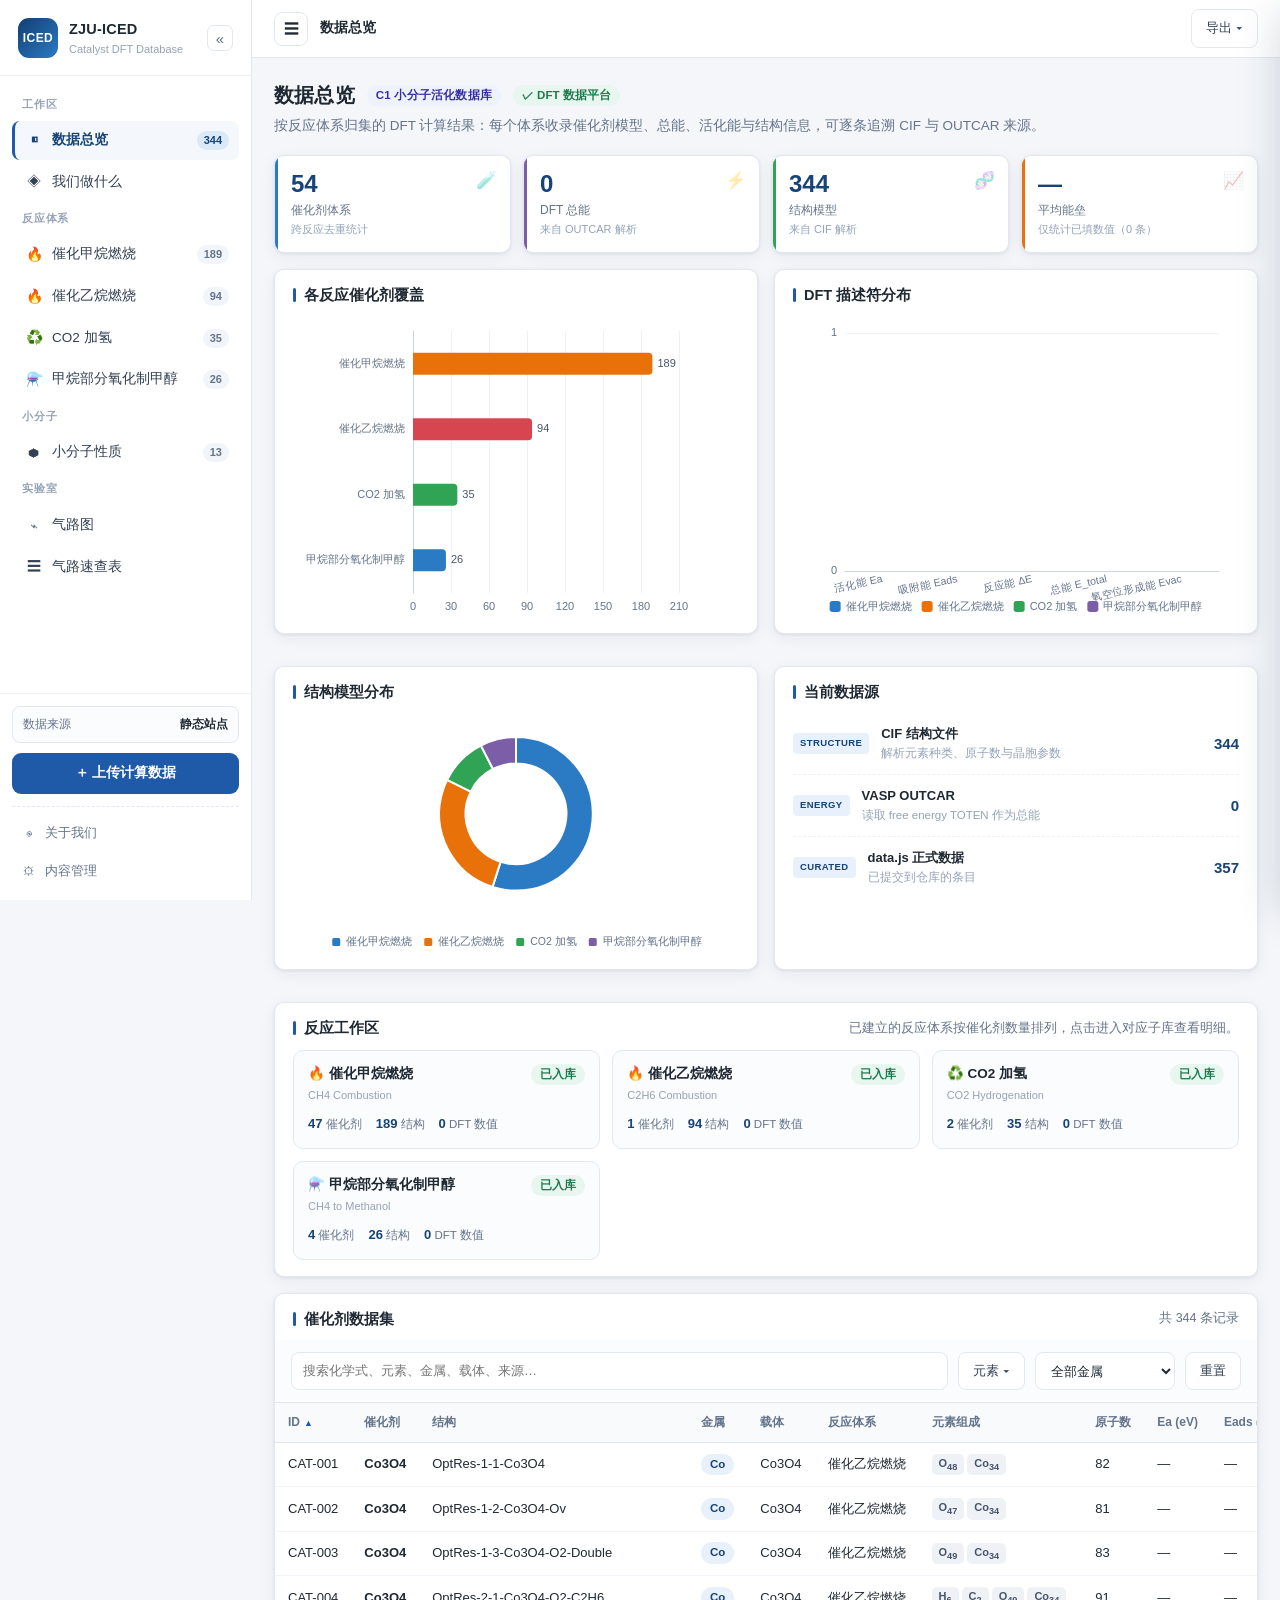
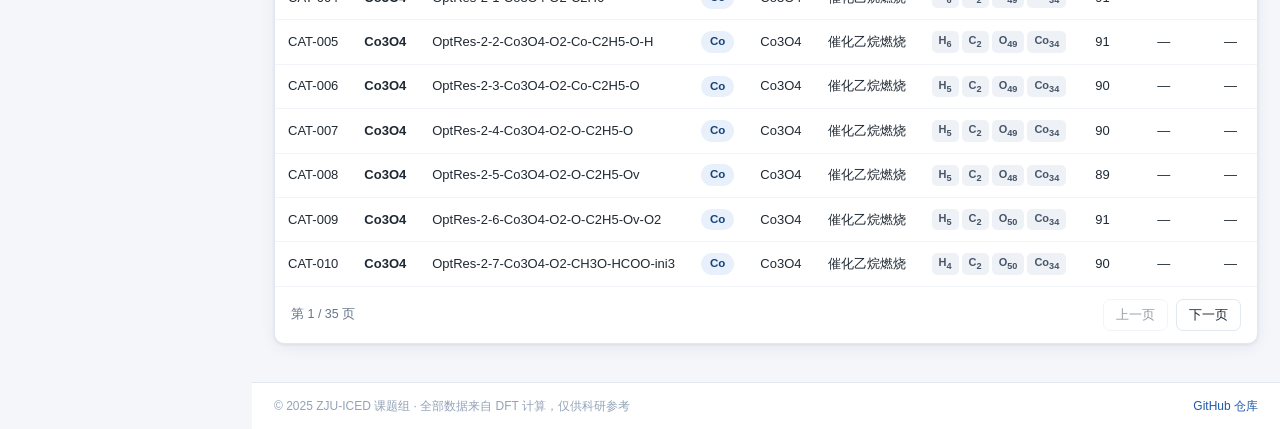
<file: index.html>
<!DOCTYPE html>
<html lang="zh-CN">
<head>
<meta charset="UTF-8" />
<meta name="viewport" content="width=device-width, initial-scale=1.0" />
<title>ZJU-ICED Catalyst Database</title>
<meta name="description" content="ZJU-ICED 课题组催化剂 DFT 数据库：按反应体系归集 CIF 结构与 VASP 计算能量，支持上传解析、筛选检索与内容管理。" />
<link rel="icon" href="data:image/svg+xml,<svg xmlns='http://www.w3.org/2000/svg' viewBox='0 0 100 100'><text y='.9em' font-size='90'>🧪</text></svg>" />
<link rel="stylesheet" href="styles.css" />
<script src="libs/echarts.min.js"></script>
<script src="libs/3Dmol-min.js"></script>
</head>
<body>

<div class="app">
  <aside class="sidebar" id="sidebar">
    <div class="sidebar-head">
      <div class="logo-mark" id="brandLogo">ICED</div>
      <div class="logo-text">
        <strong id="brandName">ZJU-ICED</strong>
        <span id="brandSub">Catalyst DFT Database</span>
      </div>
      <button class="sidebar-collapse" id="sidebarCollapse" title="收起侧边栏" aria-label="收起侧边栏">«</button>
    </div>
    <nav class="sidebar-nav" id="sidebarNav"></nav>
    <div class="sidebar-foot">
      <div class="sidebar-status" id="sidebarStatus"></div>
      <button class="btn-upload" id="uploadBtn">＋ 上传计算数据</button>
      <div class="sidebar-admin" id="sidebarAdmin"></div>
    </div>
  </aside>

  <div class="sidebar-backdrop" id="sidebarBackdrop"></div>

  <div class="main">
    <header class="topbar">
      <button class="menu-btn" id="menuBtn" aria-label="打开菜单">☰</button>
      <div class="crumb" id="crumb"></div>
      <div class="topbar-actions">
        <button class="btn" id="exportBtn">导出 ▾</button>
      </div>
    </header>
    <main class="view" id="view"></main>
    <footer class="footer">
      <div class="footer-inner">
        <span id="footerNote"></span>
        <a href="https://github.com/ZJU-ICED-DATA/ZJU-ICED-DATA.github.io" target="_blank" rel="noopener">GitHub 仓库</a>
      </div>
    </footer>
  </div>
</div>

<div class="drawer-overlay" id="drawerOverlay"></div>
<aside class="drawer" id="drawer" aria-hidden="true"></aside>

<div class="modal-overlay" id="uploadModal">
  <div class="modal-card">
    <div class="modal-head">
      <h3>上传计算数据</h3>
      <button class="close-btn" id="modalClose" aria-label="关闭">×</button>
    </div>
    <div class="modal-body" id="uploadBody"></div>
    <div class="modal-foot" id="uploadFoot"></div>
  </div>
</div>

<div class="toast" id="toast"></div>

<div class="modal-overlay" id="genericModal">
  <div class="modal-card" style="width:560px">
    <div class="modal-head">
      <h3 id="genericTitle">批量修改</h3>
      <button class="close-btn" id="genericClose" aria-label="关闭">×</button>
    </div>
    <div class="modal-body" id="genericBody"></div>
    <div class="modal-foot" id="genericFoot"></div>
  </div>
</div>

<script src="data.js"></script>
<script src="content.js"></script>
<script src="reactions.js"></script>
<script src="cif-parser.js"></script>
<script src="poscar-parser.js"></script>
  <script src="xyz-parser.js"></script>
<script src="outcar-parser.js"></script>
<script src="eigenval-parser.js"></script>
<script src="periodic.js"></script>
<script src="auth.js"></script>
<script src="app.js"></script>
</body>
</html>
</file>
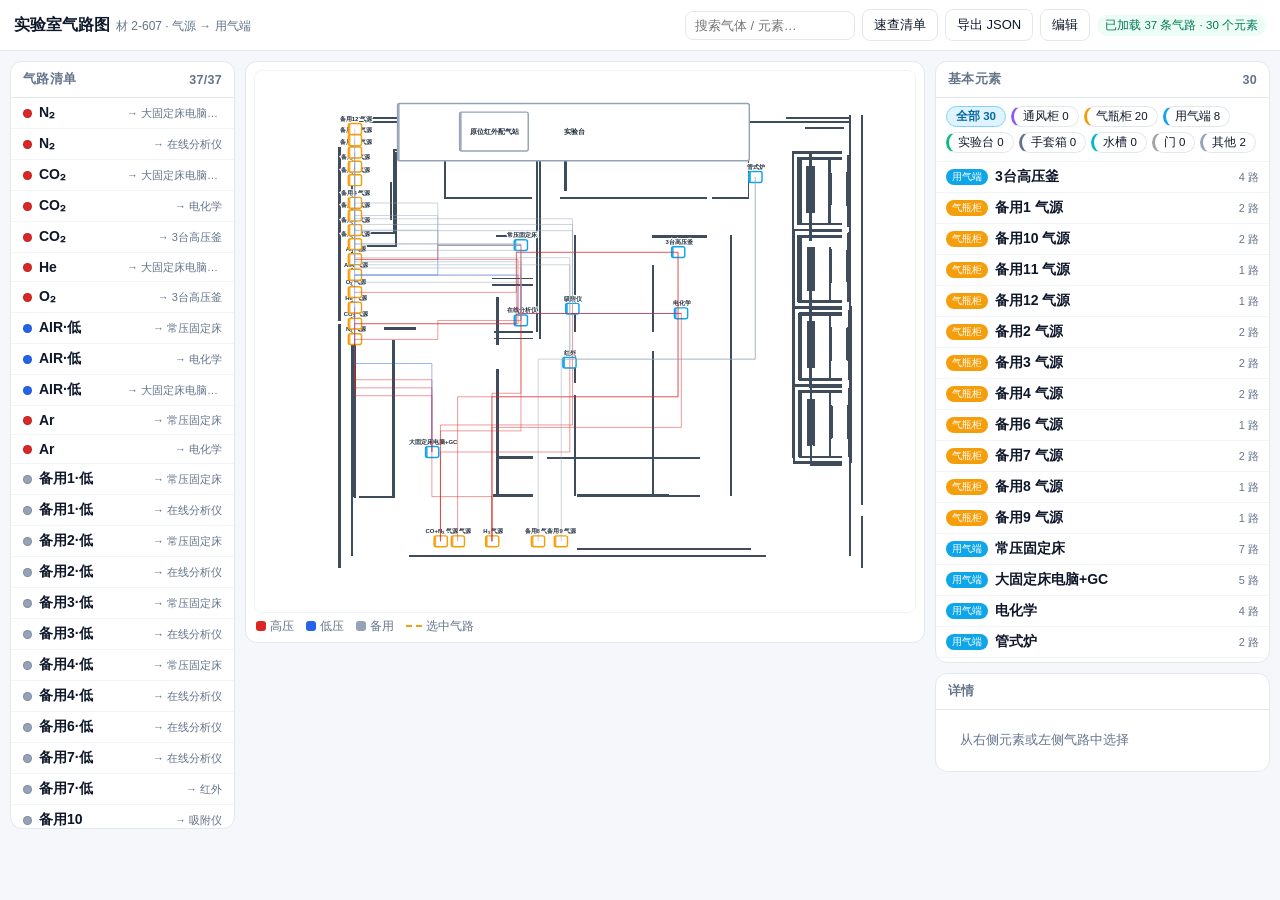
<file: gas/index.html>
<!DOCTYPE html>
<html lang="zh-CN">
<head>
<meta charset="UTF-8" />
<meta name="viewport" content="width=device-width, initial-scale=1" />
<title>实验室气路图 · 材2-607</title>
<style>
  :root{
    --bg:#f5f7fa; --card:#fff; --line:#e3e8ef; --text:#0f172a; --muted:#64748b;
    --accent:#1d6fb8; --accent-d:#155a94; --ok:#15803d; --warn:#c2410c; --danger:#b91c1c;
    --c-high:#dc2626; --c-low:#2563eb; --c-res:#94a3b8;
  }
  *{box-sizing:border-box}
  body{margin:0;font-family:-apple-system,BlinkMacSystemFont,"Segoe UI","PingFang SC","Microsoft YaHei",sans-serif;
       background:var(--bg);color:var(--text);font-size:14px}
  header{display:flex;align-items:center;gap:10px;padding:9px 14px;background:#fff;border-bottom:1px solid var(--line);
         position:sticky;top:0;z-index:30;flex-wrap:wrap}
  .brand{font-weight:750;font-size:15.5px}
  .brand .sub{font-weight:500;font-size:12px;color:var(--muted);margin-left:6px}
  .tools{display:flex;align-items:center;gap:7px;margin-left:auto;flex-wrap:wrap}
  input[type=text],input[type=password],textarea,select{
    border:1px solid var(--line);border-radius:8px;padding:6px 9px;font-size:13px;font-family:inherit;background:#fff;color:var(--text)}
  input:focus,textarea:focus,select:focus{outline:2px solid #bfdbfe;border-color:#93c5fd}
  #q{width:170px}
  button{border:1px solid var(--line);background:#fff;border-radius:8px;padding:6px 11px;font-size:13px;
         cursor:pointer;font-family:inherit;color:var(--text);transition:.15s}
  button:hover{background:#f1f5f9}
  button.primary{background:var(--accent);border-color:var(--accent);color:#fff}
  button.primary:hover{background:var(--accent-d)}
  button.danger{color:var(--danger);border-color:#fecaca}
  button.sm{padding:3px 8px;font-size:12px}
  a{text-decoration:none}
  .pill{display:inline-flex;align-items:center;gap:5px;font-size:11.5px;padding:3px 8px;border-radius:999px;background:#eef2f7;color:#475569}
  .pill.high{background:#fef2f2;color:#b91c1c}
  .pill.low{background:#eff6ff;color:#1d4ed8}
  .pill.ok{background:#ecfdf5;color:#047857}
  .pill.warn{background:#fff7ed;color:#c2410c}
  main{display:grid;grid-template-columns:225px minmax(0,1fr) 335px;gap:10px;padding:10px;align-items:start}
  @media (max-width:1200px){ main{grid-template-columns:1fr} }
  .card{background:var(--card);border:1px solid var(--line);border-radius:12px;overflow:hidden;margin-bottom:10px}
  .card h2{margin:0;padding:9px 12px;font-size:12.5px;font-weight:700;color:var(--muted);
           border-bottom:1px solid var(--line);letter-spacing:.3px;display:flex;align-items:center;gap:6px}
  .card h2 .r{margin-left:auto;font-weight:600}
  #list{max-height:calc(100vh - 170px);overflow:auto}
  .li{display:flex;align-items:center;gap:7px;padding:6px 12px;border-bottom:1px solid #f1f5f9;cursor:pointer}
  .li:hover{background:#f8fafc}
  .li.active{background:#eff6ff}
  .li .dot{width:9px;height:9px;border-radius:50%;flex:0 0 auto;border:1px solid rgba(0,0,0,.15)}
  .li .nm{font-weight:650;white-space:nowrap}
  .li .to{font-size:11px;color:var(--muted);margin-left:auto;overflow:hidden;text-overflow:ellipsis;white-space:nowrap;max-width:95px}
  #stage{background:#fff;border:1px solid var(--line);border-radius:12px;padding:8px}
  #mapWrap{position:relative;line-height:0;user-select:none;touch-action:none;border-radius:8px;overflow:hidden;
           background:#fcfdfe;border:1px solid #eef2f7}
  #mapWrap.armed{cursor:crosshair;border-color:#f59e0b;box-shadow:0 0 0 3px rgba(245,158,11,.15)}
  #canvas{width:100%;height:auto;display:block}
  #markers{position:absolute;inset:0}
  .el-hit{position:absolute;cursor:move}
  .el-handle{position:absolute;width:13px;height:13px;margin:-6px 0 0 -6px;background:#1d6fb8;
             border:2px solid #fff;border-radius:3px;cursor:nwse-resize;box-shadow:0 1px 4px rgba(0,0,0,.25)}
  .legend{display:flex;gap:12px;flex-wrap:wrap;padding:7px 2px 0;font-size:11.5px;color:var(--muted);line-height:1.2}
  .legend i{display:inline-block;width:10px;height:10px;border-radius:3px;margin-right:4px;vertical-align:-1px}
  .legend .ln{display:inline-block;width:16px;height:0;border-top:2px dashed #f59e0b;margin-right:4px;vertical-align:3px}
  #elList{max-height:calc(100vh - 400px);overflow:auto}
  .el-row{display:flex;align-items:center;gap:7px;padding:6px 10px;border-bottom:1px solid #f1f5f9;cursor:pointer}
  .el-row:hover{background:#f8fafc}
  .el-row.active{background:#eff6ff}
  .el-row .tag{font-size:10px;padding:1px 6px;border-radius:999px;color:#fff;flex:0 0 auto}
  .el-row .n{font-weight:600;white-space:nowrap;overflow:hidden;text-overflow:ellipsis}
  .el-row .c{margin-left:auto;font-size:11px;color:var(--muted);flex:0 0 auto}
  .typesum{padding:7px 10px;font-size:11.8px;color:#334155;background:#f8fafc;border-bottom:1px solid #f1f5f9;line-height:1.9}
  .typesum .g{margin-left:3px}
  .chips{display:flex;gap:5px;flex-wrap:wrap;padding:8px 10px;border-bottom:1px solid #f1f5f9}
  .chip{font-size:11.5px;padding:2px 9px;border-radius:999px;border:1px solid var(--line);cursor:pointer;background:#fff}
  .chip.on{background:#e0f2fe;border-color:#7dd3fc;color:#0369a1;font-weight:650}
  #detail{padding:10px 12px;max-height:calc(100vh - 400px);overflow:auto}
  .dt h3{margin:0 0 2px;font-size:15.5px}
  .dt .sub{color:var(--muted);font-size:12px;margin-bottom:8px}
  .kv{display:grid;grid-template-columns:60px 1fr;gap:5px 9px;font-size:12.5px;margin-bottom:9px}
  .kv .k{color:var(--muted)}
  .glist{display:flex;flex-wrap:wrap;gap:5px}
  .g{font-size:11.5px;padding:2px 8px;border-radius:999px;background:#f1f5f9;cursor:pointer;border:1px solid #e2e8f0}
  .g:hover{background:#e2e8f0}
  .g.hi{background:#fef2f2;border-color:#fecaca;color:#b91c1c}
  .g.lo{background:#eff6ff;border-color:#dbeafe;color:#1d4ed8}
  .g.re{background:#f8fafc;color:#64748b}
  .empty{color:var(--muted);font-size:12.5px;padding:12px}
  #toast{position:fixed;left:50%;bottom:20px;transform:translateX(-50%);background:#0f172a;color:#fff;
         padding:8px 15px;border-radius:999px;font-size:13px;opacity:0;pointer-events:none;transition:.25s;z-index:99}
  #toast.show{opacity:.94}
  .modal{position:fixed;inset:0;background:rgba(15,23,42,.45);display:none;align-items:center;justify-content:center;padding:16px;z-index:60}
  .modal.open{display:flex}
  .box{background:#fff;border-radius:14px;width:min(520px,96vw);max-height:92vh;overflow:auto;padding:15px 17px}
  .box h3{margin:0 0 4px;font-size:15.5px}
  .box .muted{color:var(--muted);font-size:12px;margin-bottom:10px}
  .f{margin-bottom:9px}
  .f label{display:block;font-size:12px;color:var(--muted);margin-bottom:3px}
  .f input,.f textarea,.f select{width:100%}
  .row2{display:grid;grid-template-columns:1fr 1fr;gap:9px}
  .foot{display:flex;gap:7px;margin-top:6px;flex-wrap:wrap}
  .foot .right{margin-left:auto}
  .seg{display:inline-flex;border:1px solid var(--line);border-radius:8px;overflow:hidden}
  .seg button{border:0;border-radius:0;padding:5px 13px}
  .seg button+button{border-left:1px solid var(--line)}
  .seg button.on{background:#e0f2fe;color:#0369a1;font-weight:650}
  .tip{background:#fffbeb;border:1px solid #fde68a;color:#92400e;border-radius:8px;padding:6px 10px;font-size:12.5px;margin-bottom:8px;display:none}
  .tip.show{display:block}
  @media print{
    @page{ size:A4 landscape; margin:10mm; }
    body{background:#fff}
    header,.legend,#list,#detail,aside,.tip,#toast{display:none !important}
    main{display:block;padding:0}
    #stage{border:0;padding:0}
    #mapWrap{border:0}
    .print-title{display:block !important}
  }
  .print-title{display:none;font-size:14px;font-weight:700;margin:0 0 4px}
</style>
</head>
<body>

<header>
  <div class="brand">实验室气路图<span class="sub">材 2-607 · 气源 → 用气端</span></div>
  <div class="tools">
    <input type="text" id="q" placeholder="搜索气体 / 元素…" />
    <a href="list.html"><button>速查清单</button></a>
    <button id="btnExport">导出 JSON</button>
    <button id="btnEdit">编辑</button>
    <button class="primary" id="btnAddEl" style="display:none">＋ 元素</button>
    <button class="primary" id="btnAddLine" style="display:none">＋ 气路</button>
    <span class="pill" id="status">加载中…</span>
  </div>
</header>

<main>
  <aside>
    <div class="card">
      <h2>气路清单 <span class="r" id="cnt"></span></h2>
      <div id="list"></div>
    </div>
  </aside>

  <section id="stage">
    <div class="print-title">材 2-607 实验室供气系统示意图</div>
    <div class="tip" id="tip"></div>
    <div id="mapWrap">
      <svg id="canvas" viewBox="0 0 1000 820" xmlns="http://www.w3.org/2000/svg">
        <rect x="0" y="0" width="1000" height="820" fill="#ffffff"></rect>
        <g id="base"></g>
        <g id="furn"></g>
        <g id="lines"></g>
        <g id="draft"></g>
        <g id="hl"></g>
      </svg>
      <div id="markers"></div>
    </div>
    <div class="legend">
      <span><i style="background:var(--c-high)"></i>高压</span>
      <span><i style="background:var(--c-low)"></i>低压</span>
      <span><i style="background:var(--c-res)"></i>备用</span>
      <span><span class="ln"></span>选中气路</span>
    </div>
  </section>

  <aside>
    <div class="card">
      <h2>基本元素 <span class="r" id="elCount"></span></h2>
      <div class="chips" id="typeChips"></div>
      <div id="typeSummary" class="typesum" style="display:none"></div>
      <div id="elList"></div>
    </div>
    <div class="card">
      <h2>详情</h2>
      <div id="detail"><div class="empty">选择右侧元素或左侧气路</div></div>
    </div>
  </aside>
</main>

<div class="modal" id="loginModal">
  <div class="box" style="width:min(370px,96vw)">
    <h3>编辑模式</h3>
    <div class="muted">输入管理密码后可添加 / 修改元素与气路。</div>
    <div class="f"><label>用户名</label><input type="text" id="lgUser" value="admin" /></div>
    <div class="f"><label>密码</label><input type="password" id="lgPass" /></div>
    <div class="muted" id="lgErr" style="color:#b91c1c;min-height:16px"></div>
    <div class="foot"><button class="primary" id="lgOk">进入</button><button id="lgCancel">取消</button></div>
  </div>
</div>

<div class="modal" id="elModal">
  <div class="box" style="width:min(420px,96vw)">
    <h3 id="elTitle">元素</h3>
    <div class="muted" id="elHint"></div>
    <div class="row2">
      <div class="f"><label>名称</label><input type="text" id="elName" placeholder="通风柜 4 号" /></div>
      <div class="f"><label>类型</label><select id="elType"></select></div>
    </div>
    <div class="row2">
      <div class="f"><label>分区（可选）</label><input type="text" id="elZone" placeholder="如：东侧 / 通风柜区" /></div>
      <div class="f"><label>备注</label><input type="text" id="elNote" placeholder="可选" /></div>
    </div>
    <div class="foot">
      <button class="primary" id="elSave">保存</button>
      <button id="elCancel">取消</button>
      <button class="danger right" id="elDel">删除</button>
    </div>
  </div>
</div>

<div class="modal" id="lineModal">
  <div class="box">
    <h3 id="edTitle">新建气路</h3>
    <div class="muted" id="edHint"></div>
    <div class="row2">
      <div class="f"><label>气体（短标签）</label><input type="text" id="edGas" placeholder="N₂" /></div>
      <div class="f"><label>气体名称</label><input type="text" id="edName" placeholder="氮气" /></div>
    </div>
    <div class="row2">
      <div class="f"><label>气源端</label><select id="edSrc"></select></div>
      <div class="f"><label>用气端</label><select id="edUser"></select></div>
    </div>
    <div class="row2">
      <div class="f"><label>压力类型</label>
        <div class="seg" id="edLevelSeg"><button type="button" data-v="high">高压</button><button type="button" data-v="low">低压</button></div>
      </div>
      <div class="f"><label>状态</label><select id="edKind"><option value="gas">在用</option><option value="reserved">备用</option></select></div>
    </div>
    <div class="row2">
      <div class="f"><label>进气压力</label><input type="text" id="edInlet" placeholder="25 MPa" /></div>
      <div class="f"><label>输出压力</label><input type="text" id="edOutlet" placeholder="0–10 MPa" /></div>
    </div>
    <div class="row2">
      <div class="f"><label>纯度</label><input type="text" id="edPurity" placeholder="99.999%" /></div>
      <div class="f"><label>接头</label><input type="text" id="edConn" placeholder="W21.8 / G3/8" /></div>
    </div>
    <div class="row2">
      <div class="f"><label>管路材质</label><input type="text" id="edTube" placeholder="316L BA 1/4&quot; OD" /></div>
      <div class="f"><label>备注</label><input type="text" id="edNote" /></div>
    </div>
    <div class="foot">
      <button class="primary" id="edSave">保存</button>
      <button id="edCancel">取消</button>
      <button id="edDup">同源另一压力</button>
      <button class="danger right" id="edDel">删除</button>
    </div>
  </div>
</div>

<div id="toast"></div>

<script>
(function () {
  'use strict';

  var DATA_URL = 'data.json';
  var GH = {
    owner: 'ZJU-ICED-DATA', repo: 'ZJU-ICED-DATA.github.io', branch: 'main', path: 'gas/data.json',
    tokenParts: ['github_pat_11AQ437DQ0hTx', 'IJ4ZBNcxG_n7IAgfIpAVQrOTdsfbfTBpuWEYzNIp', 'zmD0jUM8KNmIcAYWDT2729ZZqHrtl']
  };
  var ADMIN = { user: 'admin', salt: 'lab-admin-9f3c2a',
    hash: '796930e3a9bef9ffd73f2d1b2575b1e8e4530f903c3f8997fe739234d6481990' };
  var SESSION_KEY = 'gas:admin:v1';
  var VBW = 1000, VBH = 820;

  var TYPES = [
    { key: '通风柜', color: '#8b5cf6' },
    { key: '气瓶柜', color: '#f59e0b' },
    { key: '用气端', color: '#0ea5e9' },
    { key: '实验台', color: '#10b981' },
    { key: '手套箱', color: '#64748b' },
    { key: '水槽',   color: '#06b6d4' },
    { key: '门',     color: '#a3a3a3' },
    { key: '其他',   color: '#94a3b8' }
  ];
  function typeColor(t) {
    for (var i = 0; i < TYPES.length; i++) if (TYPES[i].key === t) return TYPES[i].color;
    return '#94a3b8';
  }

  var S = {
    lines: [], elements: [], plan: {}, planRects: [],
    selLine: null, selEl: null,
    editing: false, q: '', typeFilter: '',
    placing: null, newType: '其他',
    elEditId: null, lineEditId: null, level: 'high',
    drag: null, lastDrag: 0, draftRect: null
  };

  function $(s, r) { return (r || document).querySelector(s); }
  function $$(s, r) { return Array.prototype.slice.call((r || document).querySelectorAll(s)); }
  function esc(s) {
    return String(s == null ? '' : s).replace(/[&<>"']/g, function (c) {
      return { '&': '&amp;', '<': '&lt;', '>': '&gt;', '"': '&quot;', "'": '&#39;' }[c];
    });
  }
  function toast(msg, ms) {
    var t = $('#toast'); t.textContent = msg; t.classList.add('show');
    clearTimeout(t._h); t._h = setTimeout(function () { t.classList.remove('show'); }, ms || 2200);
  }
  function px(x) { return (x * VBW).toFixed(1); }
  function py(y) { return (y * VBH).toFixed(1); }
  function svgEl(tag, attrs) {
    var el = document.createElementNS('http://www.w3.org/2000/svg', tag);
    Object.keys(attrs || {}).forEach(function (k) { if (attrs[k] !== '') el.setAttribute(k, attrs[k]); });
    return el;
  }
  function r3(v) { return Math.round(v * 1000) / 1000; }
  function findEl(id) { for (var i = 0; i < S.elements.length; i++) if (S.elements[i].id === id) return S.elements[i]; return null; }
  function findLine(id) { for (var i = 0; i < S.lines.length; i++) if (S.lines[i].id === id) return S.lines[i]; return null; }
  function elCenter(e) { return { x: r3(e.x + e.w / 2), y: r3(e.y + e.h / 2) }; }

  async function loadData() {
    try {
      var r = await fetch(DATA_URL + '?t=' + Date.now(), { cache: 'no-store' });
      if (!r.ok) throw new Error('HTTP ' + r.status);
      var j = await r.json();
      S.lines = Array.isArray(j.lines) ? j.lines : [];
      S.elements = Array.isArray(j.elements) ? j.elements : [];
      S.plan = j.plan || {};
      try {
        var pr = await fetch('plan.json?t=' + Date.now(), { cache: 'no-store' });
        if (pr.ok) { var pj = await pr.json(); S.planRects = Array.isArray(pj.rects) ? pj.rects : []; }
      } catch (e) { S.planRects = []; }
      setStatus('已加载 ' + S.lines.length + ' 条气路 · ' + S.elements.length + ' 个元素', 'ok');
    } catch (e) {
      setStatus('读取失败：' + e.message, 'warn');
    }
    renderAll();
  }

  function setStatus(txt, cls) {
    var el = $('#status'); el.textContent = txt;
    el.className = 'pill' + (cls ? ' ' + cls : '');
  }

  /* ================= 画布 ================= */
  function drawBase() {
    var g = $('#base');
    if (!g) return;
    g.innerHTML = '';
    (S.planRects || []).forEach(function (r) {
      /* 线稿本身只有 1 个单位粗，向外扩 0.7 让墙看起来更实 */
      var pad = 0.7;
      g.appendChild(svgEl('rect', {
        x: (r[0] - pad).toFixed(2), y: (r[1] - pad).toFixed(2),
        width: (r[2] + pad * 2).toFixed(2), height: (r[3] + pad * 2).toFixed(2),
        fill: '#3f4c5c', 'shape-rendering': 'crispEdges'
      }));
    });
  }

  function drawFurniture() {
    var g = $('#furn');
    if (!g) return;
    g.innerHTML = '';

    S.elements.forEach(function (e) {
      var c = typeColor(e.type);
      var sel = S.selEl === e.id;

      /* 主体：白底 + 加粗描边（参考图风格） */
      var box = svgEl('rect', {
        x: px(e.x), y: py(e.y), width: px(e.w), height: py(e.h),
        rx: 3, fill: sel ? '#f3f8ff' : '#ffffff',
        stroke: sel ? '#1d6fb8' : c, 'stroke-width': sel ? 3 : 2.2
      });
      box.setAttribute('data-eid', e.id);
      g.appendChild(box);

      /* 类型色细条，保留分类识别 */
      if (parseFloat(px(e.w)) > 14) {
        g.appendChild(svgEl('rect', {
          x: px(e.x), y: py(e.y), width: 3.2, height: py(e.h),
          rx: 1.5, fill: c, 'fill-opacity': '0.85'
        }));
      }

      var bw = parseFloat(px(e.w)), bh = parseFloat(py(e.h));
      var name = e.name || '';
      if (!name) return;

      function emWidth(txt, size) {
        var wsum = 0;
        for (var i = 0; i < txt.length; i++) {
          wsum += (/[\u4e00-\u9fa5]/.test(txt.charAt(i))) ? 1 : 0.56;
        }
        return wsum * size;
      }

      var inside = bw >= 42 && bh >= 16;
      var fs = 10.5;
      var shown = name;
      if (inside) {
        while (fs > 7 && (emWidth(name, fs) > bw - 12 || fs > bh - 4)) fs -= 0.5;
        if (emWidth(name, fs) > bw - 12) {
          while (shown.length > 1 && emWidth(shown + '…', fs) > bw - 12) shown = shown.slice(0, -1);
          shown = shown + '…';
        }
      } else {
        fs = 9;
      }

      var tx = bw / 2 + (bw > 14 ? 1.5 : 0);
      var ty = inside ? (bh / 2 + fs * 0.34) : -4;

      var tEl = svgEl('text', {
        x: (parseFloat(px(e.x)) + tx).toFixed(1),
        y: (parseFloat(py(e.y)) + ty).toFixed(1),
        'text-anchor': 'middle', 'font-size': fs,
        fill: sel ? '#0f3f66' : '#1f2d3d', 'font-weight': 650,
        stroke: '#ffffff', 'stroke-width': inside ? 2 : 3,
        'paint-order': 'stroke', 'pointer-events': 'none'
      });
      tEl.textContent = shown;
      g.appendChild(tEl);

      /* 选中时画尺寸线（参考图的标注风格） */
      if (sel) drawDims(g, e);
    });

    var host = $('#markers');
    host.innerHTML = '';
    if (!S.editing) return;

    S.elements.forEach(function (e) {
      var hit = document.createElement('div');
      hit.className = 'el-hit';
      hit.setAttribute('data-eid', e.id);
      hit.style.cssText = 'left:' + (e.x * 100) + '%;top:' + (e.y * 100) + '%;' +
        'width:' + (e.w * 100) + '%;height:' + (e.h * 100) + '%;';
      hit.addEventListener('pointerdown', function (ev) { onElDown(ev, e.id, 'move'); });
      hit.addEventListener('click', function (ev) { ev.stopPropagation(); });
      host.appendChild(hit);
    });

    /* 选中元素的缩放手柄 */
    if (S.selEl) {
      var e2 = findEl(S.selEl);
      if (e2) {
        var h = document.createElement('div');
        h.className = 'el-handle';
        h.style.left = ((e2.x + e2.w) * 100) + '%';
        h.style.top = ((e2.y + e2.h) * 100) + '%';
        h.addEventListener('pointerdown', function (ev) { onElDown(ev, e2.id, 'resize'); });
        host.appendChild(h);
      }
    }
  }

  /* 每单位对应的毫米数（由 CAD 上 9600mm 房间宽度反推） */
  var MM_PER_UNIT = 12.1;

  function fmtM(unitsVal) {
    var m = unitsVal * MM_PER_UNIT / 1000;
    return (m >= 1 ? m.toFixed(2) : (m * 100).toFixed(0) + ' cm');
  }

  /* 在元素下方画宽度尺寸线，右侧画高度尺寸线 */
  function drawDims(g, e) {
    var x = parseFloat(px(e.x)), y = parseFloat(py(e.y));
    var w = parseFloat(px(e.w)), h = parseFloat(py(e.h));
    var col = '#3b82f6';
    var off = 14;

    /* 宽度（下方） */
    var yb = y + h + off;
    g.appendChild(svgEl('line', { x1: x, y1: yb, x2: x + w, y2: yb, stroke: col, 'stroke-width': 1.1 }));
    g.appendChild(svgEl('line', { x1: x, y1: yb - 4, x2: x, y2: yb + 4, stroke: col, 'stroke-width': 1.1 }));
    g.appendChild(svgEl('line', { x1: x + w, y1: yb - 4, x2: x + w, y2: yb + 4, stroke: col, 'stroke-width': 1.1 }));
    var t1 = svgEl('text', {
      x: (x + w / 2).toFixed(1), y: (yb + 12).toFixed(1),
      'text-anchor': 'middle', 'font-size': 10.5, fill: col, 'font-weight': 700,
      stroke: '#ffffff', 'stroke-width': 3, 'paint-order': 'stroke'
    });
    t1.textContent = fmtM(e.w * 1000);
    g.appendChild(t1);

    /* 高度（右侧） */
    var xr = x + w + off;
    g.appendChild(svgEl('line', { x1: xr, y1: y, x2: xr, y2: y + h, stroke: col, 'stroke-width': 1.1 }));
    g.appendChild(svgEl('line', { x1: xr - 4, y1: y, x2: xr + 4, y2: y, stroke: col, 'stroke-width': 1.1 }));
    g.appendChild(svgEl('line', { x1: xr - 4, y1: y + h, x2: xr + 4, y2: y + h, stroke: col, 'stroke-width': 1.1 }));
    var t2 = svgEl('text', {
      x: (xr + 5).toFixed(1), y: (y + h / 2 + 3.5).toFixed(1),
      'font-size': 10.5, fill: col, 'font-weight': 700,
      stroke: '#ffffff', 'stroke-width': 3, 'paint-order': 'stroke'
    });
    t2.textContent = fmtM(e.h * 1000 / (820 / 820));
    g.appendChild(t2);
  }

  function lineColor(l) {
    if (l.kind === 'reserved') return '#94a3b8';
    return l.level === 'low' ? '#2563eb' : '#dc2626';
  }
  function routeD(l) {
    var sx = l.source.x, sy = l.source.y, ex = l.user.x, ey = l.user.y;
    if (Math.abs(ey - sy) >= Math.abs(ex - sx) * 0.35) {
      var my = (sy + ey) / 2;
      return 'M' + px(sx) + ',' + py(sy) + ' L' + px(sx) + ',' + py(my) +
             ' L' + px(ex) + ',' + py(my) + ' L' + px(ex) + ',' + py(ey);
    }
    var mx = (sx + ex) / 2;
    return 'M' + px(sx) + ',' + py(sy) + ' L' + px(mx) + ',' + py(sy) +
           ' L' + px(mx) + ',' + py(ey) + ' L' + px(ex) + ',' + py(ey);
  }

  function drawLines() {
    var g = $('#lines'), hl = $('#hl');
    g.innerHTML = ''; hl.innerHTML = '';
    S.lines.forEach(function (l) {
      var sel = S.selLine === l.id;
      g.appendChild(svgEl('path', {
        d: routeD(l), fill: 'none', stroke: lineColor(l),
        'stroke-width': sel ? 2 : 1.4, opacity: sel ? '0.95' : '0.5'
      }));
      /* 透明加粗命中层：点线路即可选中 */
      var hit = svgEl('path', {
        d: routeD(l), fill: 'none', stroke: 'transparent', 'stroke-width': 12,
        'pointer-events': 'stroke', style: 'cursor:pointer'
      });
      hit.setAttribute('data-line-hit', l.id);
      hit.addEventListener('click', function (ev) {
        ev.stopPropagation();
        if (S.placing) return;
        selectLine(l.id);
      });
      g.appendChild(hit);
    });
    if (S.selLine) {
      var l = findLine(S.selLine);
      if (l) hl.appendChild(svgEl('path', {
        d: routeD(l), fill: 'none', stroke: lineColor(l), 'stroke-width': 2.8,
        'stroke-dasharray': '8 4', 'stroke-linejoin': 'round', 'stroke-linecap': 'round'
      }));
    }
  }

  /* ================= 元素拖动/缩放 ================= */
  function onElDown(ev, id, mode) {
    if (!S.editing) return;
    ev.preventDefault(); ev.stopPropagation();
    var wrap = $('#mapWrap'), rect = wrap.getBoundingClientRect();
    var e = findEl(id);
    if (!e) return;
    S.drag = { id: id, mode: mode, x0: ev.clientX, y0: ev.clientY,
               orig: { x: e.x, y: e.y, w: e.w, h: e.h }, moved: false };
    S.selEl = id; S.selLine = null;

    var move = function (ev2) {
      if (!S.drag) return;
      var dx = (ev2.clientX - S.drag.x0) / rect.width;
      var dy = (ev2.clientY - S.drag.y0) / rect.height;
      if (Math.abs(dx) > 0.002 || Math.abs(dy) > 0.002) S.drag.moved = true;
      var o = S.drag.orig;
      if (mode === 'move') {
        e.x = r3(Math.max(0, Math.min(1 - o.w, o.x + dx)));
        e.y = r3(Math.max(0, Math.min(1 - o.h, o.y + dy)));
      } else {
        e.w = r3(Math.max(0.02, Math.min(1 - e.x, o.w + dx)));
        e.h = r3(Math.max(0.02, Math.min(1 - e.y, o.h + dy)));
      }
      syncLineEnds();
      drawFurniture(); drawLines();
    };
    var up = function () {
      document.removeEventListener('pointermove', move);
      document.removeEventListener('pointerup', up);
      if (S.drag && S.drag.moved) {
        S.lastDrag = Date.now();
        renderElementList(); renderDetail();
        saveData('调整元素：' + e.name);
      }
      setTimeout(function () { S.drag = null; }, 0);
    };
    document.addEventListener('pointermove', move);
    document.addEventListener('pointerup', up);
  }

  function syncLineEnds() {
    S.lines.forEach(function (l) {
      if (l.source.elementId) {
        var se = findEl(l.source.elementId);
        if (se) { var c1 = elCenter(se); l.source.x = c1.x; l.source.y = c1.y; l.source.name = se.name; }
      }
      if (l.user.elementId) {
        var ue = findEl(l.user.elementId);
        if (ue) { var c2 = elCenter(ue); l.user.x = c2.x; l.user.y = c2.y; l.user.name = ue.name; }
      }
    });
  }

  /* ================= 放置元素（按住拖拽，实时预览） ================= */
  function clamp01(v) { return Math.max(0, Math.min(1, v)); }
  function pointOf(ev) {
    var rect = $('#mapWrap').getBoundingClientRect();
    return {
      x: clamp01((ev.clientX - rect.left) / rect.width),
      y: clamp01((ev.clientY - rect.top) / rect.height)
    };
  }

  /* 拖动中的虚线预览框 */
  function drawDraft() {
    var g = $('#draft');
    if (!g) return;
    g.innerHTML = '';
    var d = S.draftRect;
    if (!d) return;
    var x = Math.min(d.x0, d.x1), y = Math.min(d.y0, d.y1);
    var w = Math.abs(d.x1 - d.x0), h = Math.abs(d.y1 - d.y0);
    var c = typeColor(S.newType);

    g.appendChild(svgEl('rect', {
      x: px(x), y: py(y), width: px(w), height: py(h),
      rx: 5, fill: c, 'fill-opacity': '0.18',
      stroke: c, 'stroke-width': 1.8, 'stroke-dasharray': '6 4'
    }));

    /* 尺寸标签 */
    var label = (w * 100).toFixed(0) + '% × ' + (h * 100).toFixed(0) + '%';
    var ty = py(y) - 4;
    if (ty < 12) ty = py(y + h) + 12;
    var tx = px(x);
    var txt = svgEl('text', {
      x: tx, y: ty, 'font-size': 10.5, fill: c, 'font-weight': 700,
      stroke: '#ffffff', 'stroke-width': 3, 'paint-order': 'stroke'
    });
    txt.textContent = label;
    g.appendChild(txt);
  }

  function bindPlacing() {
    var wrap = $('#mapWrap');

    wrap.addEventListener('pointerdown', function (ev) {
      if (!S.editing || S.placing !== 'element') return;
      if (ev.target.closest && ev.target.closest('[data-eid]')) return;
      if (ev.button !== undefined && ev.button !== 0) return;
      ev.preventDefault();

      var p = pointOf(ev);
      S.draftRect = { x0: p.x, y0: p.y, x1: p.x, y1: p.y, moved: false };
      drawDraft();
      showTip('拖出方框大小，松手后命名（也可以直接单击放一个小方框）');
      try { wrap.setPointerCapture(ev.pointerId); } catch (e) { /* 忽略 */ }
    });

    wrap.addEventListener('pointermove', function (ev) {
      if (!S.draftRect) return;
      ev.preventDefault();
      var p = pointOf(ev);
      if (Math.abs(p.x - S.draftRect.x0) > 0.004 || Math.abs(p.y - S.draftRect.y0) > 0.004) {
        S.draftRect.moved = true;
      }
      S.draftRect.x1 = p.x;
      S.draftRect.y1 = p.y;
      drawDraft();
    });

    var finish = function (ev) {
      if (!S.draftRect) return;
      var d = S.draftRect;
      S.draftRect = null;
      drawDraft();

      var x = Math.min(d.x0, d.x1), y = Math.min(d.y0, d.y1);
      var w = Math.abs(d.x1 - d.x0), h = Math.abs(d.y1 - d.y0);

      /* 只是点了一下（几乎没拖动）→ 用默认尺寸居中 */
      if (w < 0.015 || h < 0.015) {
        w = 0.10; h = 0.05;
        x = clamp01(x - w / 2);
        y = clamp01(y - h / 2);
      }
      if (x + w > 1) x = 1 - w;
      if (y + h > 1) y = 1 - h;

      var e = {
        id: 'e-' + Date.now().toString(36), type: S.newType, name: '',
        x: r3(x), y: r3(y), w: r3(Math.max(0.02, w)), h: r3(Math.max(0.02, h)), note: ''
      };
      S.elements.push(e);
      S.selEl = e.id;
      stopPlacing();
      drawFurniture();
      renderElementList(); renderDetail();
      openElModal(e.id);
    };

    wrap.addEventListener('pointerup', finish);
    wrap.addEventListener('pointercancel', finish);
  }

  function showTip(msg) {
    var t = $('#tip');
    if (!msg) { t.classList.remove('show'); t.textContent = ''; return; }
    t.textContent = msg; t.classList.add('show');
  }
  function startPlacing() {
    S.newType = S.typeFilter || '其他';
    S.placing = 'element';
    S.draftRect = null;
    drawDraft();
    $('#mapWrap').classList.add('armed');
    showTip('按住鼠标拖出「' + S.newType + '」的大小，松手后命名');
    setStatus('拖拽绘制中…', 'warn');
  }
  function stopPlacing() {
    S.placing = null;
    S.draftRect = null;
    drawDraft();
    $('#mapWrap').classList.remove('armed');
    showTip('');
    setStatus(S.editing ? '编辑模式' : '浏览模式', S.editing ? 'warn' : '');
  }

  /* ================= 元素弹窗 ================= */
  function openElModal(id) {
    var e = findEl(id);
    if (!e) return;
    S.elEditId = id;
    $('#elTitle').textContent = '元素：' + (e.name || '未命名');
    $('#elHint').textContent = '尺寸约 ' + fmtM(e.w * 1000) + ' × ' + fmtM(e.h * 1000) +
      '　·　位置 x=' + e.x.toFixed(3) + ' y=' + e.y.toFixed(3);
    $('#elName').value = e.name || '';
    $('#elType').value = e.type || '其他';
    $('#elNote').value = e.note || '';
    $('#elZone').value = e.zone || '';
    $('#elModal').classList.add('open');
    $('#elName').focus();
  }

  function bindElModal() {
    $('#elCancel').addEventListener('click', function () { $('#elModal').classList.remove('open'); });
    $('#elSave').addEventListener('click', function () {
      var e = findEl(S.elEditId);
      if (!e) return;
      e.name = $('#elName').value.trim() || '未命名';
      e.type = $('#elType').value;
      e.note = $('#elNote').value.trim();
      e.zone = $('#elZone').value.trim();
      $('#elModal').classList.remove('open');
      syncLineEnds();
      renderAll();
      saveData('元素：' + e.name);
    });
    $('#elDel').addEventListener('click', function () {
      var id = S.elEditId;
      var used = S.lines.filter(function (l) { return l.source.elementId === id || l.user.elementId === id; });
      if (used.length && !window.confirm('该元素关联 ' + used.length + ' 条气路，删除元素会一并删除这些气路，确定？')) return;
      S.elements = S.elements.filter(function (x) { return x.id !== id; });
      S.lines = S.lines.filter(function (l) { return l.source.elementId !== id && l.user.elementId !== id; });
      if (S.selEl === id) S.selEl = null;
      $('#elModal').classList.remove('open');
      renderAll();
      saveData('删除元素');
    });
  }

  /* ================= 气路弹窗 ================= */
  function setLevel(v) {
    S.level = v;
    $$('#edLevelSeg button').forEach(function (b) { b.classList.toggle('on', b.getAttribute('data-v') === v); });
  }
  function fillElSelect(sel, value) {
    sel.innerHTML = '<option value="">— 选择 —</option>' + S.elements.map(function (e) {
      return '<option value="' + esc(e.id) + '">' + esc(e.type) + ' · ' + esc(e.name) + '</option>';
    }).join('');
    sel.value = value || '';
  }

  function openLineModal(id) {
    var l = id ? findLine(id) : null;
    S.lineEditId = id || null;
    setLevel(l ? l.level : 'high');
    $('#edTitle').textContent = l ? '编辑气路：' + l.gas : '新建气路';
    $('#edHint').textContent = '气源端与用气端都从元素中选择，便于按设备分类查询';
    $('#edGas').value = l ? l.gas : '';
    $('#edName').value = l ? (l.name || '') : '';
    $('#edKind').value = l ? (l.kind || 'gas') : 'gas';
    fillElSelect($('#edSrc'), l ? (l.source.elementId || '') : '');
    fillElSelect($('#edUser'), l ? (l.user.elementId || '') : '');
    $('#edInlet').value = l ? (l.inlet || '') : '';
    $('#edOutlet').value = l ? (l.outlet || '') : '';
    $('#edPurity').value = l ? (l.purity || '') : '';
    $('#edConn').value = l ? (l.connector || '') : '';
    $('#edTube').value = l ? (l.tube || '') : '';
    $('#edNote').value = l ? (l.note || '') : '';
    $('#edDel').style.display = l ? '' : 'none';
    $('#edDup').style.display = l ? '' : 'none';
    $('#lineModal').classList.add('open');
    $('#edGas').focus();
  }

  function bindLineModal() {
    $('#edCancel').addEventListener('click', function () { $('#lineModal').classList.remove('open'); });
    $$('#edLevelSeg button').forEach(function (b) {
      b.addEventListener('click', function () { setLevel(b.getAttribute('data-v')); });
    });

    $('#edSave').addEventListener('click', function () {
      var gas = $('#edGas').value.trim();
      if (!gas) { toast('请填写气体标签'); return; }
      var sid = $('#edSrc').value, uid = $('#edUser').value;
      if (!sid || !uid) { toast('请选择气源端与用气端'); return; }
      if (sid === uid) { toast('气源端与用气端不能是同一个元素'); return; }
      var se = findEl(sid), ue = findEl(uid);
      if (!se || !ue) { toast('元素不存在'); return; }
      var c1 = elCenter(se), c2 = elCenter(ue);
      var rec = {
        id: S.lineEditId || ('L-' + Date.now().toString(36)),
        gas: gas, name: $('#edName').value.trim(),
        level: S.level, kind: $('#edKind').value,
        source: { elementId: sid, name: se.name, x: c1.x, y: c1.y },
        user: { elementId: uid, name: ue.name, x: c2.x, y: c2.y },
        inlet: $('#edInlet').value.trim(), outlet: $('#edOutlet').value.trim(),
        purity: $('#edPurity').value.trim(), connector: $('#edConn').value.trim(),
        tube: $('#edTube').value.trim(),
        note: $('#edNote').value.trim()
      };
      var i = -1;
      for (var k = 0; k < S.lines.length; k++) if (S.lines[k].id === rec.id) { i = k; break; }
      if (i >= 0) S.lines[i] = rec; else S.lines.push(rec);
      $('#lineModal').classList.remove('open');
      S.selLine = rec.id; S.selEl = null;
      renderAll();
      saveData('更新气路：' + rec.gas);
    });

    $('#edDup').addEventListener('click', function () {
      var l = findLine(S.lineEditId);
      if (!l) return;
      var copy = JSON.parse(JSON.stringify(l));
      copy.id = 'L-' + Date.now().toString(36);
      copy.level = l.level === 'low' ? 'high' : 'low';
      copy.note = (l.note ? l.note + ' ' : '') + '（同源另一压力支路）';
      S.lines.push(copy);
      $('#lineModal').classList.remove('open');
      S.selLine = copy.id;
      renderAll();
      saveData('同源新增' + (copy.level === 'low' ? '低压' : '高压') + '：' + copy.gas);
      toast('已复制为' + (copy.level === 'low' ? '低压' : '高压') + '支路');
    });

    $('#edDel').addEventListener('click', function () {
      var id = S.lineEditId;
      if (!id) return;
      if (!window.confirm('确定删除这条气路吗？')) return;
      S.lines = S.lines.filter(function (x) { return x.id !== id; });
      $('#lineModal').classList.remove('open');
      S.selLine = null;
      renderAll();
      saveData('删除气路');
    });
  }

  /* ================= 清单 ================= */
  function renderList() {
    var host = $('#list');
    var q = S.q.trim().toLowerCase();
    var rows = S.lines.filter(function (l) {
      if (!q) return true;
      return [l.gas, l.name, l.source.name, l.user.name, l.connector, l.purity, l.note]
        .join(' ').toLowerCase().indexOf(q) >= 0;
    });
    $('#cnt').textContent = rows.length + '/' + S.lines.length;
    if (!rows.length) { host.innerHTML = '<div class="empty">没有匹配的气路</div>'; return; }
    host.innerHTML = rows.map(function (l) {
      return '<div class="li' + (S.selLine === l.id ? ' active' : '') + '" data-id="' + esc(l.id) + '">' +
        '<span class="dot" style="background:' + lineColor(l) + '"></span>' +
        '<span class="nm">' + esc(l.gas) + (l.level === 'low' ? '·低' : '') + '</span>' +
        '<span class="to">→ ' + esc(l.user.name || '') + '</span></div>';
    }).join('');
    $$('.li', host).forEach(function (el) {
      el.addEventListener('click', function () { selectLine(el.getAttribute('data-id')); });
    });
  }

  function renderTypeChips() {
    var host = $('#typeChips');
    var counts = {};
    S.elements.forEach(function (e) { counts[e.type] = (counts[e.type] || 0) + 1; });
    var chips = [{ key: '', label: '全部 ' + S.elements.length }].concat(TYPES.map(function (t) {
      return { key: t.key, label: t.key + ' ' + (counts[t.key] || 0), color: t.color };
    }));
    host.innerHTML = chips.map(function (c) {
      return '<span class="chip' + (S.typeFilter === c.key ? ' on' : '') + '" data-type="' + esc(c.key) + '"' +
        (c.color ? ' style="border-left:3px solid ' + c.color + '"' : '') + '>' + esc(c.label) + '</span>';
    }).join('');
    $$('.chip', host).forEach(function (el) {
      el.addEventListener('click', function () {
        S.typeFilter = el.getAttribute('data-type');
        renderTypeChips(); renderElementList(); renderTypeSummary();
      });
    });
  }

  function elementsOfType() {
    return S.elements.filter(function (e) { return !S.typeFilter || e.type === S.typeFilter; })
      .sort(function (a, b) { return String(a.name).localeCompare(String(b.name), 'zh'); });
  }
  function gasesOf(elId) {
    return S.lines.filter(function (l) { return l.source.elementId === elId || l.user.elementId === elId; });
  }

  /* 当前筛选类型下：有哪些元素、合计涉及哪些气体 */
  function renderTypeSummary() {
    var box = $('#typeSummary');
    if (!box) return;
    if (!S.typeFilter) { box.style.display = 'none'; return; }

    var els = S.elements.filter(function (e) { return e.type === S.typeFilter; });
    if (!els.length) {
      box.style.display = 'block';
      box.innerHTML = '<b>' + esc(S.typeFilter) + '</b>：暂无元素';
      return;
    }
    var ids = {};
    els.forEach(function (e) { ids[e.id] = 1; });
    var gs = S.lines.filter(function (l) {
      return ids[l.source.elementId] || ids[l.user.elementId];
    });
    var seen = {}, chips = [];
    gs.forEach(function (l) {
      if (seen[l.gas]) return;
      seen[l.gas] = 1;
      var cls = l.kind === 'reserved' ? 're' : (l.level === 'low' ? 'lo' : 'hi');
      chips.push('<span class="g ' + cls + '" data-line="' + esc(l.id) + '">' + esc(l.gas) + '</span>');
    });

    box.style.display = 'block';
    box.innerHTML = '<b>' + esc(S.typeFilter) + '</b> · ' + els.length + ' 个元素 · 涉及 ' +
      (chips.length ? chips.join('') : '<span class="muted">暂无气体</span>');

    Array.prototype.forEach.call(box.querySelectorAll('.g'), function (el) {
      el.addEventListener('click', function () { selectLine(el.getAttribute('data-line')); });
    });
  }

  function renderElementList() {
    var host = $('#elList');
    var q = S.q.trim().toLowerCase();
    var rows = elementsOfType().filter(function (e) {
      if (!q) return true;
      return [e.name, e.type, e.zone, e.note].join(' ').toLowerCase().indexOf(q) >= 0;
    });
    $('#elCount').textContent = S.elements.length;
    if (!rows.length) { host.innerHTML = '<div class="empty">还没有元素，点右上角「＋ 元素」添加</div>'; return; }
    host.innerHTML = rows.map(function (e) {
      var n = gasesOf(e.id).length;
      return '<div class="el-row' + (S.selEl === e.id ? ' active' : '') + '" data-eid="' + esc(e.id) + '">' +
        '<span class="tag" style="background:' + typeColor(e.type) + '">' + esc(e.type) + '</span>' +
        '<span class="n">' + esc(e.name) + (e.zone ? '<i style="font-style:normal;color:#94a3b8;font-size:10.5px"> ' + esc(e.zone) + '</i>' : '') + '</span>' +
        '<span class="c">' + (n ? n + ' 路' : '—') + '</span></div>';
    }).join('');
    $$('.el-row', host).forEach(function (el) {
      el.addEventListener('click', function () { selectElement(el.getAttribute('data-eid')); });
    });
  }

  /* ================= 详情 ================= */
  function renderDetail() {
    var host = $('#detail');
    if (S.selEl) {
      var e = findEl(S.selEl);
      if (!e) { host.innerHTML = '<div class="empty">选择元素或气路</div>'; return; }
      var gs = gasesOf(e.id);
      host.innerHTML = '<div class="dt">' +
        '<h3>' + esc(e.name) + '</h3>' +
        '<div class="sub">' + esc(e.type) + (e.zone ? ' · ' + esc(e.zone) : '') + (e.note ? ' · ' + esc(e.note) : '') + '</div>' +
        '<div class="kv">' +
          '<div class="k">位置</div><div>x ' + e.x.toFixed(2) + '　y ' + e.y.toFixed(2) + '</div>' +
          '<div class="k">尺寸</div><div>' + e.w.toFixed(2) + ' × ' + e.h.toFixed(2) + '</div>' +
          '<div class="k">涉及</div><div>' + gs.length + ' 条气路</div>' +
        '</div>' +
        '<div class="kv"><div class="k">气体</div><div class="glist">' +
          (gs.length ? gs.map(function (l) {
            var cls = l.kind === 'reserved' ? 're' : (l.level === 'low' ? 'lo' : 'hi');
            var dir = l.source.elementId === e.id ? '→ ' + l.user.name : '← ' + l.source.name;
            return '<span class="g ' + cls + '" data-line="' + esc(l.id) + '" title="' + esc(dir) + '">' +
              esc(l.gas) + (l.level === 'low' ? '（低压）' : '') + '</span>';
          }).join('') : '<span class="muted">暂无</span>') +
        '</div></div>' +
        (S.editing ? '<div class="foot"><button class="primary sm" id="dtElEdit">编辑元素</button></div>' : '') +
        '</div>';
      $$('.g', host).forEach(function (el) {
        el.addEventListener('click', function () { selectLine(el.getAttribute('data-line')); });
      });
      var b = $('#dtElEdit');
      if (b) b.addEventListener('click', function () { openElModal(e.id); });
      return;
    }

    if (S.selLine) {
      var l = findLine(S.selLine);
      if (!l) { host.innerHTML = '<div class="empty">选择元素或气路</div>'; return; }
      var lvl = l.level === 'low' ? '<span class="pill low">低压</span>' : '<span class="pill high">高压</span>';
      var kind = l.kind === 'reserved' ? '<span class="pill">备用</span>' : '<span class="pill ok">在用</span>';
      host.innerHTML = '<div class="dt">' +
        '<h3>' + esc(l.gas) + ' ' + lvl + ' ' + kind + '</h3>' +
        '<div class="sub">' + esc(l.name || '') + '</div>' +
        '<div class="kv">' +
          '<div class="k">气源端</div><div><b>' + esc(l.source.name) + '</b></div>' +
          '<div class="k">用气端</div><div><b>' + esc(l.user.name) + '</b></div>' +
          '<div class="k">进气</div><div>' + esc(l.inlet || '—') + '</div>' +
          '<div class="k">输出</div><div>' + esc(l.outlet || '—') + '</div>' +
          '<div class="k">纯度</div><div>' + esc(l.purity || '—') + '</div>' +
          '<div class="k">接头</div><div>' + esc(l.connector || '—') + '</div>' +
        '</div>' +
        (l.note ? '<div class="kv"><div class="k">备注</div><div>' + esc(l.note) + '</div></div>' : '') +
        (S.editing ? '<div class="foot"><button class="primary sm" id="dtLineEdit">编辑气路</button></div>' : '') +
        '</div>';
      var b2 = $('#dtLineEdit');
      if (b2) b2.addEventListener('click', function () { openLineModal(l.id); });
      return;
    }

    host.innerHTML = '<div class="empty">从右侧元素或左侧气路中选择</div>';
  }

  function selectElement(id) {
    S.selEl = id; S.selLine = null;
    drawFurniture(); drawLines(); renderElementList(); renderDetail();
  }
  function selectLine(id) {
    S.selLine = id; S.selEl = null;
    drawFurniture(); drawLines(); renderList(); renderDetail();
  }

  /* ================= 编辑开关 ================= */
  function isAuthed() { try { return sessionStorage.getItem(SESSION_KEY) === 'ok'; } catch (e) { return false; } }
  function setAuthed(v) { try { v ? sessionStorage.setItem(SESSION_KEY, 'ok') : sessionStorage.removeItem(SESSION_KEY); } catch (e) {} }
  async function sha256Hex(str) {
    var buf = new TextEncoder().encode(str);
    var d = await crypto.subtle.digest('SHA-256', buf);
    return Array.prototype.map.call(new Uint8Array(d), function (b) { return b.toString(16).padStart(2, '0'); }).join('');
  }

  function bindEdit() {
    $('#btnEdit').addEventListener('click', function () {
      if (S.editing) {
        S.editing = false; stopPlacing();
        $('#btnEdit').textContent = '编辑';
        $('#btnAddEl').style.display = 'none';
        $('#btnAddLine').style.display = 'none';
        setStatus('浏览模式'); renderAll(); return;
      }
      if (isAuthed()) { startEdit(); return; }
      $('#loginModal').classList.add('open'); $('#lgPass').focus();
    });
    $('#lgCancel').addEventListener('click', function () { $('#loginModal').classList.remove('open'); });
    $('#lgOk').addEventListener('click', async function () {
      var u = $('#lgUser').value.trim(), p = $('#lgPass').value;
      var okUser = u === ADMIN.user, okPass = false;
      try { okPass = (await sha256Hex(ADMIN.salt + ':' + p)) === ADMIN.hash; } catch (e) {}
      if (okUser && okPass) {
        setAuthed(true); $('#loginModal').classList.remove('open'); $('#lgPass').value = ''; startEdit();
      } else {
        $('#lgErr').textContent = '用户名或密码不正确'; $('#lgPass').value = '';
      }
    });

    $('#btnAddEl').addEventListener('click', startPlacing);
    $('#btnAddLine').addEventListener('click', function () {
      if (!S.elements.length) { toast('请先添加元素'); return; }
      openLineModal(null);
    });
  }

  function startEdit() {
    S.editing = true;
    $('#btnEdit').textContent = '退出编辑';
    $('#btnAddEl').style.display = '';
    $('#btnAddLine').style.display = '';
    setStatus('编辑模式：可增删元素与气路', 'warn');
    renderAll();
  }

  /* ================= 保存 ================= */
  function ghToken() { return GH.tokenParts.join(''); }
  function ghHeaders() {
    return { 'Authorization': 'Bearer ' + ghToken(), 'Accept': 'application/vnd.github+json', 'Content-Type': 'application/json' };
  }
  function b64(s) {
    var bytes = new TextEncoder().encode(s), bin = '';
    for (var i = 0; i < bytes.length; i++) bin += String.fromCharCode(bytes[i]);
    return btoa(bin);
  }
  async function saveData(msg) {
    setStatus('保存中…');
    var payload = JSON.stringify({
      updatedAt: new Date().toISOString(),
      elements: S.elements, lines: S.lines
    }, null, 1);

    var api = 'https://api.github.com/repos/' + GH.owner + '/' + GH.repo + '/contents/' + GH.path;
    var lastErr = null;

    for (var attempt = 0; attempt < 2; attempt++) {
      try {
        var cur = await fetch(api + '?ref=' + GH.branch + '&t=' + Date.now(), { headers: ghHeaders(), cache: 'no-store' });
        if (!cur.ok) {
          throw new Error('读取当前文件失败 HTTP ' + cur.status + (cur.status === 401 ? '（令牌无效）' : ''));
        }
        var sha = (await cur.json()).sha;

        var res = await fetch(api, {
          method: 'PUT', headers: ghHeaders(),
          body: JSON.stringify({ message: (msg || '更新布置') + '（网页编辑）', content: b64(payload), branch: GH.branch, sha: sha })
        });

        if (res.ok) {
          setStatus('已保存，约 1 分钟后生效', 'ok');
          toast('已保存');
          return true;
        }

        var detail = '';
        try { var j = await res.json(); detail = j.message || ''; } catch (e) { detail = ''; }
        lastErr = new Error('HTTP ' + res.status + (detail ? '：' + detail : ''));

        /* 409 = sha 冲突，重读一次再写 */
        if (res.status === 409 && attempt === 0) { await new Promise(function (r) { setTimeout(r, 600); }); continue; }
        break;
      } catch (e) {
        lastErr = e;
        if (attempt === 0) { await new Promise(function (r) { setTimeout(r, 600); }); continue; }
        break;
      }
    }

    var hint = '';
    if (lastErr) {
      var m = String(lastErr.message || lastErr);
      if (/Failed to fetch|NetworkError|Load failed/i.test(m)) hint = '（网络被拦截，可能是浏览器插件或网络限制）';
      else if (/401/.test(m)) hint = '（写入令牌无效或已过期）';
      else if (/403/.test(m)) hint = '（令牌权限不足或触发限流，稍后再试）';
      else if (/409/.test(m)) hint = '（文件刚被别处修改，已重试仍冲突，请再点一次保存）';
      else if (/422/.test(m)) hint = '（提交内容过大或格式不被接受）';
    }
    var text = '保存失败：' + (lastErr ? (lastErr.message || lastErr) : '未知错误') + hint;
    setStatus(text, 'warn');
    toast(text, 6000);
    console.error('[保存失败]', lastErr);
    return false;
  }

  function bindExport() {
    $('#btnExport').addEventListener('click', function () {
      var blob = new Blob([JSON.stringify({ elements: S.elements, lines: S.lines }, null, 1)],
        { type: 'application/json;charset=utf-8' });
      var a = document.createElement('a');
      a.href = URL.createObjectURL(blob);
      a.download = 'gas-data-' + new Date().toISOString().slice(0, 10) + '.json';
      a.click();
      setTimeout(function () { URL.revokeObjectURL(a.href); }, 2000);
    });
  }

  function renderAll() { drawBase(); drawFurniture(); drawLines(); renderList(); renderTypeChips(); renderElementList(); renderTypeSummary(); renderDetail(); }

  function boot() {
    bindEdit(); bindElModal(); bindLineModal(); bindExport();
    $('#elType').innerHTML = TYPES.map(function (t) { return '<option>' + t.key + '</option>'; }).join('');
    $('#q').addEventListener('input', function () { S.q = this.value; renderList(); renderElementList(); });
    bindPlacing();
    document.addEventListener('keydown', function (e) {
      if (e.key === 'Escape') {
        $('#loginModal').classList.remove('open');
        $('#elModal').classList.remove('open');
        $('#lineModal').classList.remove('open');
        stopPlacing();
      }
    });
    loadData();
  }

  if (document.readyState === 'loading') document.addEventListener('DOMContentLoaded', boot);
  else boot();
})();
</script>
</body>
</html>
</file>
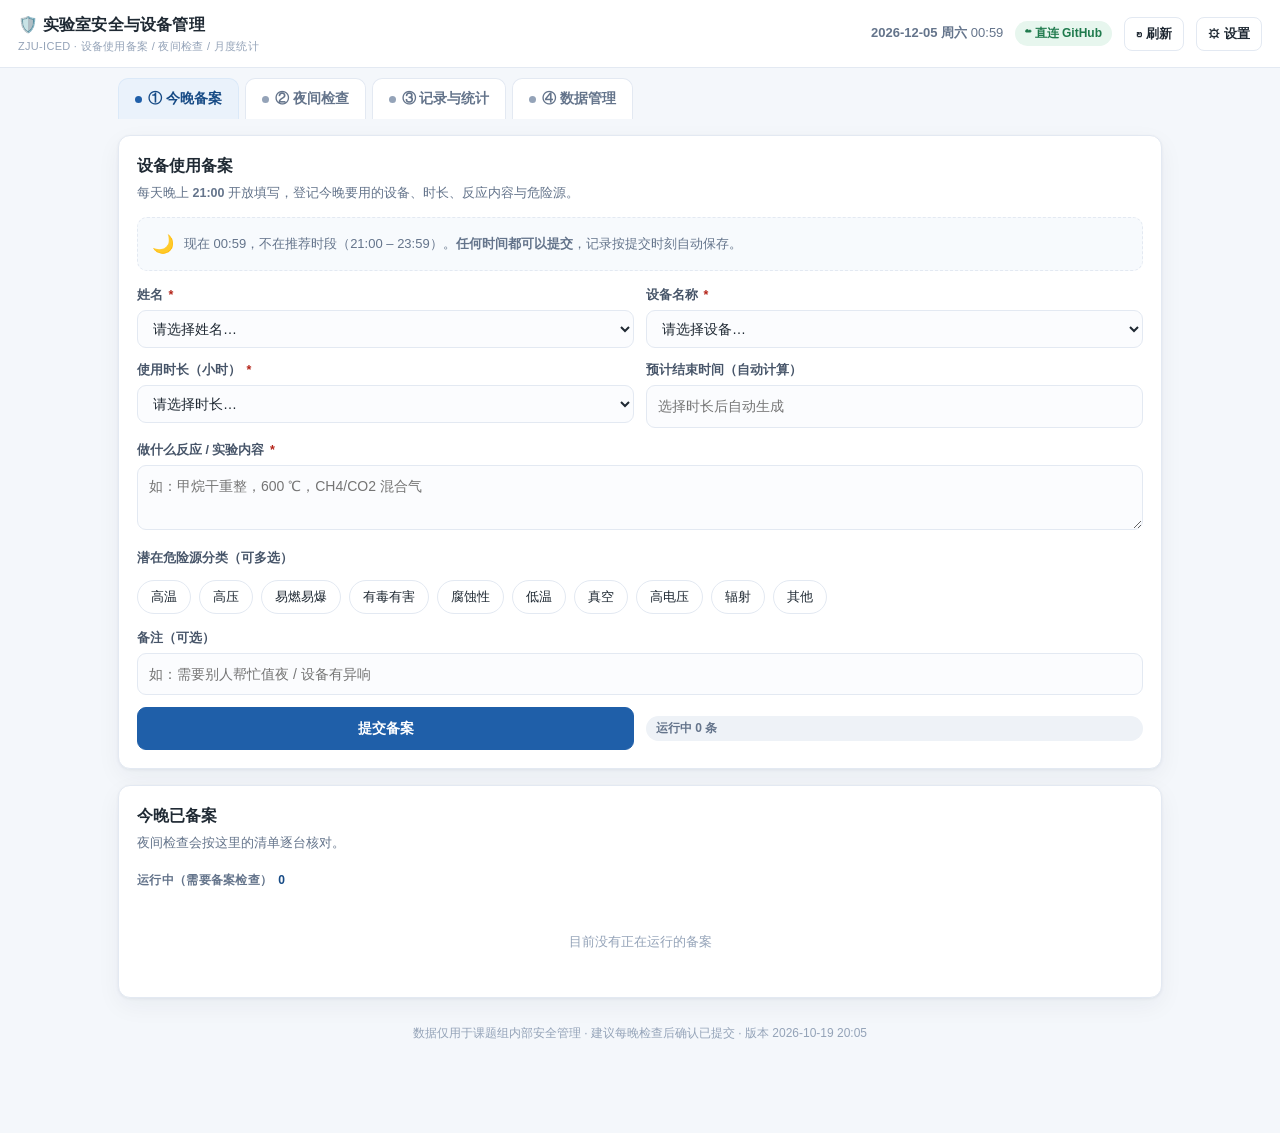
<file: lab/index.html>
<!DOCTYPE html>
<html lang="zh-CN">
<head>
<meta charset="UTF-8" />
<meta name="viewport" content="width=device-width, initial-scale=1.0" />
<title>实验室安全与设备管理</title>
<meta name="description" content="课题组实验室安全管理：每晚设备使用备案、夜间安全检查与拍照留证、月底检查统计。" />
<link rel="icon" href="data:image/svg+xml,<svg xmlns='http://www.w3.org/2000/svg' viewBox='0 0 100 100'><text y='.9em' font-size='90'>🛡️</text></svg>" />
<style>
:root{
  --bg:#f4f7fb; --card:#fff; --border:#e3e9f2; --text:#1f2933; --muted:#64748b; --faint:#94a3b8;
  --primary:#1f5fa9; --primary-dark:#164a85; --primary-soft:#eaf2fb; --primary-light:#dbe9f8;
  --ok:#1f7a4d; --ok-bg:#e7f6ee; --warn:#92400e; --warn-bg:#fef3c7; --danger:#b42318; --danger-bg:#fdecea;
  --radius:12px; --shadow:0 1px 3px rgba(16,42,67,.06),0 8px 24px rgba(16,42,67,.05);
}
*{box-sizing:border-box}
body{margin:0;background:var(--bg);color:var(--text);font:14px/1.6 -apple-system,BlinkMacSystemFont,"Segoe UI","PingFang SC","Microsoft YaHei",sans-serif}
button,input,select,textarea{font:inherit;color:inherit}
a{color:var(--primary)}

.top{display:flex;align-items:center;gap:12px;padding:12px 18px;background:#fff;border-bottom:1px solid var(--border);position:sticky;top:0;z-index:20;flex-wrap:wrap}
.brand{font-weight:800;font-size:16px;letter-spacing:.2px}
.brand small{display:block;font-weight:500;font-size:11px;color:var(--faint);letter-spacing:.3px}
.top .spacer{flex:1}
.clock{font-variant-numeric:tabular-nums;color:var(--muted);font-size:13px}
.badge{display:inline-flex;align-items:center;gap:5px;padding:3px 10px;border-radius:20px;font-size:12px;font-weight:650}
.badge.ok{background:var(--ok-bg);color:var(--ok)}
.badge.warn{background:var(--warn-bg);color:var(--warn)}
.badge.idle{background:#eef2f7;color:var(--muted)}
.badge.err{background:var(--danger-bg);color:var(--danger)}

.tabs{display:flex;gap:6px;padding:10px 18px 0;max-width:1080px;margin:0 auto;flex-wrap:wrap}
.tab{border:1px solid var(--border);background:#fff;border-radius:10px 10px 0 0;padding:9px 16px;font-weight:650;font-size:13.5px;color:var(--muted);cursor:pointer;border-bottom:none;position:relative}
.tab.active{color:var(--primary-dark);background:var(--primary-soft);border-color:var(--primary-light)}
.tab .dot{display:inline-block;width:7px;height:7px;border-radius:50%;background:var(--faint);margin-right:6px}
.tab.active .dot{background:var(--primary)}

main{max-width:1080px;margin:0 auto;padding:16px 18px 60px}
.card{background:var(--card);border:1px solid var(--border);border-radius:var(--radius);box-shadow:var(--shadow);padding:18px;margin-bottom:16px}
.card h2{margin:0 0 4px;font-size:15.5px}
.card .sub{color:var(--muted);font-size:12.5px;margin-bottom:14px}
.row{display:flex;gap:12px;flex-wrap:wrap}
.row>*{flex:1 1 220px;min-width:0}
label.f{display:block;margin-bottom:12px}
label.f>span{display:block;font-size:12.5px;font-weight:650;color:#475569;margin-bottom:5px}
label.f em{color:var(--danger);font-style:normal;margin-left:2px}
input[type=text],input[type=number],select,textarea{
  width:100%;padding:9px 11px;border:1px solid var(--border);border-radius:9px;background:#fbfcfe;outline:none;transition:border-color .15s,background .15s}
input:focus,select:focus,textarea:focus{border-color:var(--primary);background:#fff}
textarea{resize:vertical;min-height:64px}

.chips{display:flex;flex-wrap:wrap;gap:8px}
.chip{border:1px solid var(--border);background:#fff;border-radius:20px;padding:6px 13px;font-size:12.5px;cursor:pointer;user-select:none;transition:.15s}
.chip[aria-pressed="true"]{background:var(--primary);border-color:var(--primary);color:#fff;font-weight:650}
.chip.warn[aria-pressed="true"]{background:#d97706;border-color:#d97706}
.chip.danger[aria-pressed="true"]{background:var(--danger);border-color:var(--danger)}

.btn{display:inline-flex;align-items:center;justify-content:center;gap:6px;padding:9px 16px;border-radius:9px;border:1px solid var(--border);background:#fff;cursor:pointer;font-weight:650;transition:.15s}
.btn:hover{border-color:var(--primary);color:var(--primary-dark)}
.btn.primary{background:var(--primary);border-color:var(--primary);color:#fff}
.btn.primary:hover{background:var(--primary-dark);color:#fff}
.btn:disabled{opacity:.5;cursor:not-allowed}
.btn.sm{padding:6px 11px;font-size:12.5px;border-radius:8px}
.btn.ghost{border-color:transparent;background:transparent;color:var(--muted)}

.list{display:flex;flex-direction:column;gap:8px}
.item{border:1px solid var(--border);border-radius:10px;padding:11px 13px;background:#fbfcfe}
.item .t{font-weight:700;font-size:13.5px}
.item .m{font-size:12px;color:var(--muted);margin-top:2px}
.item .tags{margin-top:6px;display:flex;flex-wrap:wrap;gap:5px}
.tag{font-size:11px;padding:1px 8px;border-radius:5px;background:#eef2f7;color:#475569;font-weight:600}
.tag.hot{background:#fdecec;color:#b42318}
.tag.warn{background:var(--warn-bg);color:var(--warn)}

.empty{text-align:center;color:var(--faint);padding:26px 0;font-size:13px}

.checks{display:flex;flex-direction:column;gap:10px}
.check{display:flex;align-items:center;gap:12px;border:1px solid var(--border);border-radius:10px;padding:10px 12px;background:#fbfcfe;flex-wrap:wrap}
.check .name{font-weight:700;min-width:88px}
.check .seg{margin-left:auto;display:flex;gap:6px}
.seg button{border:1px solid var(--border);background:#fff;border-radius:8px;padding:5px 12px;font-size:12.5px;cursor:pointer}
.seg button[aria-pressed="true"].good{background:var(--ok-bg);border-color:var(--ok);color:var(--ok);font-weight:700}
.seg button[aria-pressed="true"].bad{background:var(--danger-bg);border-color:var(--danger);color:var(--danger);font-weight:700}

.photos{display:flex;gap:8px;flex-wrap:wrap;margin-top:8px}
.photo{position:relative;width:78px;height:78px;border-radius:9px;overflow:hidden;border:1px solid var(--border);background:#eef2f7}
.photo img{width:100%;height:100%;object-fit:cover}
.photo .x{position:absolute;top:2px;right:2px;width:18px;height:18px;border-radius:50%;background:rgba(0,0,0,.55);color:#fff;border:none;font-size:12px;line-height:1;cursor:pointer}
.addphoto{width:78px;height:78px;border-radius:9px;border:1.5px dashed var(--border);background:#fff;color:var(--muted);display:flex;flex-direction:column;align-items:center;justify-content:center;gap:2px;font-size:11px;cursor:pointer}
.addphoto:hover{border-color:var(--primary);color:var(--primary)}

table.tb{width:100%;border-collapse:collapse;font-size:13px}
table.tb th{text-align:left;font-size:12px;color:var(--muted);font-weight:650;padding:8px 10px;border-bottom:1px solid var(--border);background:#f7fafd}
table.tb td{padding:8px 10px;border-bottom:1px solid #f1f5f9}
table.tb td.num,table.tb th.num{text-align:right;font-variant-numeric:tabular-nums}
.rank{display:inline-flex;align-items:center;justify-content:center;width:22px;height:22px;border-radius:6px;background:var(--primary-soft);color:var(--primary-dark);font-weight:700;font-size:12px}
.rank.gold{background:#fef3c7;color:#92400e}

.table-scroll { overflow-x: auto; }
.day-table { min-width: 620px; }
.day-table tr.miss td { background: #fff7f7; color: var(--danger); }
.day-table tr.miss td:first-child { font-weight: 700; }
.day-table .thumb {
  width: 34px; height: 34px; object-fit: cover;
  border-radius: 5px; border: 1px solid var(--border); vertical-align: middle;
}
.day-table .thumb-row { display: flex; gap: 4px; flex-wrap: wrap; align-items: center; }
.day-table .thumb-dev { font-size: 10.5px; color: var(--muted); margin-top: 3px; }
.js-photo { cursor: zoom-in; transition: transform .12s, box-shadow .12s; }
.js-photo:hover { transform: scale(1.08); box-shadow: 0 2px 8px rgba(16,42,67,.2); }

.list-head {
  font-size: 12px; font-weight: 700; color: var(--muted);
  margin: 4px 0 8px; letter-spacing: .3px;
}
.list-head b { color: var(--primary-dark); margin-left: 6px; }
.item.dim { opacity: .55; background: #f8fafc; }
.sealed-box { margin-top: 14px; border-top: 1px dashed var(--border); padding-top: 10px; }
.sealed-box summary {
  cursor: pointer; font-size: 12.5px; color: var(--muted);
  font-weight: 650; margin-bottom: 8px; user-select: none;
}
.sealed-box[open] summary { margin-bottom: 10px; }

.modal{position:fixed;inset:0;background:rgba(15,23,42,.42);display:none;align-items:center;justify-content:center;padding:18px;z-index:60}
.modal.open{display:flex}
.modal .box{background:#fff;border-radius:14px;padding:20px;width:min(460px,96vw);box-shadow:0 20px 60px rgba(0,0,0,.18);max-height:90vh;overflow:auto}
.modal h3{margin:0 0 4px;font-size:16px}
.modal p.hint{color:var(--muted);font-size:12.5px;margin:0 0 14px}

#toast{position:fixed;left:50%;bottom:26px;transform:translate(-50%,20px);background:#1f2933;color:#fff;padding:10px 18px;border-radius:10px;font-size:13.5px;opacity:0;transition:.25s;pointer-events:none;z-index:80;max-width:90vw}
#toast.show{opacity:1;transform:translate(-50%,0)}

.gate{display:flex;align-items:center;gap:10px;padding:12px 14px;border-radius:10px;background:#f7fafd;border:1px dashed var(--border);color:var(--muted);font-size:13px;margin-bottom:14px}
.gate .ic{font-size:18px}
.hidden{display:none!important}
.footer{text-align:center;color:var(--faint);font-size:12px;padding:10px 0 30px}
@media (max-width:620px){
  .top{padding:10px 14px}
  main{padding:12px 14px 50px}
  .card{padding:14px}
  .check .seg{margin-left:0;width:100%}
}
</style>
</head>
<body>

<div class="top">
  <div class="brand">🛡️ 实验室安全与设备管理<small>ZJU-ICED · 设备使用备案 / 夜间检查 / 月度统计</small></div>
  <div class="spacer"></div>
  <div class="clock"><b id="today"></b> <span id="clock"></span></div>
  <span class="badge idle" id="modeBadge">加载中…</span>
  <button class="btn sm hidden" id="syncBtn" title="把本机暂存的记录补交到云端">↻ 重试同步</button>
  <button class="btn sm" id="refreshBtn" title="重新读取云端数据">↻ 刷新</button>
  <button class="btn sm" id="settingsBtn">⚙ 设置</button>
</div>

<div class="tabs">
  <button class="tab active" data-tab="usage"><span class="dot"></span>① 今晚备案</button>
  <button class="tab" data-tab="check"><span class="dot"></span>② 夜间检查</button>
  <button class="tab" data-tab="stats"><span class="dot"></span>③ 记录与统计</button>
  <button class="tab" data-tab="admin"><span class="dot"></span>④ 数据管理</button>
</div>

<main>
  <!-- ================= 备案 ================= -->
  <section id="tab-usage">
    <div class="card">
      <h2>设备使用备案</h2>
      <div class="sub">每天晚上 <b id="ruleUsage">21:00</b> 开放填写，登记今晚要用的设备、时长、反应内容与危险源。</div>
      <div class="gate" id="usageGate"><span class="ic">🌙</span><span id="usageGateText">加载中…</span></div>

      <form id="usageForm">
        <div class="row">
          <label class="f"><span>姓名 <em>*</em></span>
            <select id="uName"></select>
            <input type="text" id="uNameOther" class="hidden" style="margin-top:6px" placeholder="输入姓名" />
          </label>
          <label class="f"><span>设备名称 <em>*</em></span>
            <select id="uDevice"></select>
            <input type="text" id="uDeviceOther" class="hidden" style="margin-top:6px" placeholder="输入设备名称" />
          </label>
        </div>
        <div class="row">
          <label class="f"><span>使用时长（小时） <em>*</em></span><select id="uHours"></select></label>
          <label class="f"><span>预计结束时间（自动计算）</span><input type="text" id="uEnd" readonly placeholder="选择时长后自动生成" /></label>
        </div>
        <label class="f"><span>做什么反应 / 实验内容 <em>*</em></span><textarea id="uReaction" placeholder="如：甲烷干重整，600 ℃，CH4/CO2 混合气" required></textarea></label>
        <label class="f"><span>潜在危险源分类（可多选）</span></label>
        <div class="chips" id="uHazards" style="margin-bottom:14px">
          <button type="button" class="chip" data-v="高温">高温</button>
          <button type="button" class="chip" data-v="高压">高压</button>
          <button type="button" class="chip" data-v="易燃易爆">易燃易爆</button>
          <button type="button" class="chip" data-v="有毒有害">有毒有害</button>
          <button type="button" class="chip" data-v="腐蚀性">腐蚀性</button>
          <button type="button" class="chip" data-v="低温">低温</button>
          <button type="button" class="chip" data-v="真空">真空</button>
          <button type="button" class="chip" data-v="高电压">高电压</button>
          <button type="button" class="chip" data-v="辐射">辐射</button>
          <button type="button" class="chip" data-v="其他">其他</button>
        </div>
        <label class="f"><span>备注（可选）</span><input type="text" id="uNote" placeholder="如：需要别人帮忙值夜 / 设备有异响" /></label>
        <div class="row" style="align-items:center">
          <button class="btn primary" type="submit" id="uSubmit">提交备案</button>
          <span class="badge idle" id="uCount">今晚 0 条</span>
        </div>
      </form>
    </div>

    <div class="card">
      <h2>今晚已备案</h2>
      <div class="sub">夜间检查会按这里的清单逐台核对。</div>
      <div class="list" id="uList"><div class="empty">还没有人提交备案</div></div>
    </div>
  </section>

  <!-- ================= 检查 ================= -->
  <section id="tab-check" class="hidden">
    <div class="card">
      <h2>夜间安全检查</h2>
      <div class="sub">每晚 <b id="ruleCheck">21:30</b> 开放。最后一个离开实验室的同学完成检查，对备案装置拍照，署名提交。</div>
      <div class="gate" id="checkGate"><span class="ic">🔦</span><span id="checkGateText">加载中…</span></div>

      <div id="checkDone" class="hidden">
        <div class="item" style="border-color:var(--ok);background:var(--ok-bg)">
          <div class="t" id="checkDoneTitle">今晚已完成检查</div>
          <div class="m" id="checkDoneMeta"></div>
        </div>
      </div>

      <form id="checkForm">
        <h2 style="font-size:14px;margin:14px 0 8px">一、水电气与设备状态</h2>
        <div class="checks" id="checksBox">
          <div class="check" data-key="water"><span class="name">💧 水</span><span class="m" style="color:var(--faint);font-size:12px">水龙头 / 冷凝水 / 地漏</span><span class="seg"><button type="button" class="good" data-v="ok">正常</button><button type="button" class="bad" data-v="bad">异常</button></span></div>
          <div class="check" data-key="power"><span class="name">⚡ 电</span><span class="m" style="color:var(--faint);font-size:12px">插排 / 电源线 / 电炉</span><span class="seg"><button type="button" class="good" data-v="ok">正常</button><button type="button" class="bad" data-v="bad">异常</button></span></div>
          <div class="check" data-key="gas"><span class="name">🔥 气</span><span class="m" style="color:var(--faint);font-size:12px">气瓶阀门 / 管路 / 报警器</span><span class="seg"><button type="button" class="good" data-v="ok">正常</button><button type="button" class="bad" data-v="bad">异常</button></span></div>
          <div class="check" data-key="device"><span class="name">🧪 设备运行</span><span class="m" style="color:var(--faint);font-size:12px">在跑的设备有无异响 / 超温 / 泄漏</span><span class="seg"><button type="button" class="good" data-v="ok">正常</button><button type="button" class="bad" data-v="bad">异常</button></span></div>
        </div>

        <h2 style="font-size:14px;margin:18px 0 8px">二、备案装置拍照留证</h2>
        <div class="sub" style="margin-top:-4px">每台在用的设备至少拍 1 张照片（可直接调用手机摄像头）。</div>
        <div id="photoTargets"></div>

        <h2 style="font-size:14px;margin:18px 0 8px">三、结论与署名</h2>
        <label class="f"><span>检查结论</span></label>
        <div class="chips" id="verdict" style="margin-bottom:14px">
          <button type="button" class="chip" data-v="ok" aria-pressed="true">✅ 无异常，可以离开</button>
          <button type="button" class="chip warn" data-v="issue">⚠️ 发现异常</button>
        </div>
        <label class="f" id="issueWrap" style="display:none"><span>异常描述 <em>*</em></span><textarea id="cIssue" placeholder="说明哪一项异常、如何处理、是否已上报"></textarea></label>
        <div class="row">
          <label class="f"><span>检查人署名 <em>*</em></span>
            <select id="cName"></select>
            <input type="text" id="cNameOther" class="hidden" style="margin-top:6px" placeholder="输入姓名" />
          </label>
          <label class="f"><span>离开时间（自动记录）</span><input type="text" id="cTime" readonly /></label>
        </div>
        <label style="display:flex;gap:8px;align-items:flex-start;margin-bottom:14px;font-size:13px;color:#475569">
          <input type="checkbox" id="cConfirm" style="margin-top:4px" />
          <span>我确认已实地检查，以上情况属实；如发现异常已按流程处理或上报。</span>
        </label>
        <button class="btn primary" type="submit" id="cSubmit">提交检查记录</button>
      </form>
    </div>
  </section>

  <!-- ================= 统计 ================= -->
  <section id="tab-stats" class="hidden">
    <div class="card">
      <h2>月度检查统计</h2>
      <div class="sub">月底按这里的检查次数发放奖金。</div>
      <div class="row" style="align-items:flex-end;margin-bottom:12px">
        <label class="f" style="flex:0 0 180px"><span>月份</span><input type="text" id="sMonth" placeholder="YYYY-MM" /></label>
        <button class="btn sm" id="sRefresh" style="flex:0 0 auto;align-self:center">刷新</button>
        <button class="btn sm" id="sExport" style="flex:0 0 auto;align-self:center">导出 CSV</button>
      </div>
      <div id="statsSummary" class="empty">加载中…</div>
    </div>

    <div class="card">
      <h2>每日检查明细</h2>
      <div class="sub">每天是谁检查的、什么时候离开、有没有异常，一目了然。红色表示当天未检查。</div>
      <div class="list" id="statList"><div class="empty">暂无记录</div></div>
    </div>
  </section>

  <!-- ================= 数据管理 ================= -->
  <section id="tab-admin" class="hidden">
    <div class="card" id="adminLoginCard">
      <h2>数据管理登录</h2>
      <div class="sub">仅管理员可编辑、删除记录。账号密码向课题组负责人索取。</div>
      <form id="adminLoginForm">
        <div class="row">
          <label class="f"><span>用户名</span><input type="text" id="admUser" autocomplete="username" /></label>
          <label class="f"><span>密码</span><input type="password" id="admPass" autocomplete="current-password" /></label>
        </div>
        <div class="login-error" id="admError" style="color:var(--danger);font-size:12.5px;min-height:18px"></div>
        <button class="btn primary" type="submit">登录</button>
      </form>
    </div>

    <div id="adminPanel" class="hidden">
      <div class="card">
        <h2>数据管理</h2>
        <div class="sub">可以修改或删除任意备案与检查记录；修改会直接写入 GitHub。</div>
        <div class="row" style="align-items:flex-end;margin-bottom:10px">
          <label class="f" style="flex:0 0 150px"><span>类型</span>
            <select id="admType">
              <option value="">全部</option>
              <option value="usage">设备备案</option>
              <option value="check">夜间检查</option>
            </select>
          </label>
          <label class="f" style="flex:0 0 170px"><span>日期（可空）</span><input type="date" id="admDate" /></label>
          <button class="btn sm" id="admReload" style="flex:0 0 auto;align-self:center">刷新</button>
          <button class="btn sm ghost" id="admLogout" style="flex:0 0 auto;align-self:center;margin-left:auto">退出登录</button>
        </div>
        <div id="admState" class="muted" style="font-size:12.5px;margin-bottom:8px"></div>
        <div class="table-scroll"><table class="tb" id="admTable"></table></div>
      </div>

      <div class="card">
        <h2>选项管理</h2>
        <div class="sub">维护下拉框内容：成员名单、设备清单、使用时长。每行一项，保存后全组同步。</div>
        <div class="row">
          <label class="f"><span>成员名单（每行一个）</span><textarea id="optNames" rows="5" placeholder="张三&#10;李四"></textarea></label>
          <label class="f"><span>使用时长（每行一个，单位小时；写「长期」表示不设结束时间）</span><textarea id="optHours" rows="5" placeholder="1&#10;2&#10;4&#10;6&#10;长期"></textarea></label>
        </div>
        <label class="f"><span>设备清单（每行一个）</span><textarea id="optDevices" rows="7" placeholder="管式炉 1 号&#10;高压反应釜 A&#10;气相色谱"></textarea></label>
        <div class="row" style="align-items:center">
          <button class="btn primary" id="optSave">保存选项</button>
          <button class="btn" id="optReload">重新读取</button>
          <span class="badge idle" id="optState">未加载</span>
        </div>
      </div>
    </div>
  </section>

  <div class="footer">数据仅用于课题组内部安全管理 · 建议每晚检查后确认已提交 · <span id="buildStamp"></span></div>
</main>

<div class="modal" id="settings">
  <div class="box">
    <h3>数据连接设置</h3>
    <p class="hint">页面已内置写入令牌，打开即可提交，无需任何配置。下面的令牌只在需要更换时才填。</p>
    <label class="f"><span>GitHub 写入令牌（可选，留空用内置令牌）</span><input type="text" id="stToken" placeholder="留空即使用内置令牌" /></label>
    <label class="f"><span>接口地址（Cloudflare Worker，没填令牌时用）</span><input type="text" id="stApi" placeholder="https://lab-api.xxx.workers.dev" /></label>
    <label class="f"><span>我的名字（自动填充）</span><input type="text" id="stMe" placeholder="可选" /></label>
    <div style="display:flex;gap:8px;margin-top:6px">
      <button class="btn primary" id="stSave">保存</button>
      <button class="btn" id="stCancel">取消</button>
      <button class="btn ghost" id="stTest" style="margin-left:auto">测试连接</button>
    </div>
  </div>
</div>

<div class="modal" id="photoModal">
  <div class="box" style="width:min(760px,96vw)">
    <h3 id="pmTitle">检查照片</h3>
    <p class="hint" id="pmMeta"></p>
    <img id="pmImg" alt="检查照片" style="width:100%;border-radius:10px;border:1px solid var(--border);background:#fff" />
    <div style="display:flex;gap:8px;margin-top:14px">
      <a class="btn" id="pmOpen" target="_blank" rel="noopener">在新标签打开</a>
      <button class="btn primary" id="pmClose" style="margin-left:auto">关闭</button>
    </div>
  </div>
</div>

<div class="modal" id="editModal">
  <div class="box" style="width:min(560px,96vw)">
    <h3 id="editTitle">编辑记录</h3>
    <p class="hint" id="editHint"></p>
    <div class="row">
      <label class="f"><span>日期</span><input type="date" id="edDate" /></label>
      <label class="f"><span>时间</span><input type="time" id="edTime" /></label>
    </div>
    <div class="row">
      <label class="f"><span>姓名</span><input type="text" id="edName" /></label>
      <label class="f"><span>设备</span><input type="text" id="edDevice" /></label>
    </div>
    <div class="row">
      <label class="f"><span>时长（小时，或「长期」）</span><input type="text" id="edHours" /></label>
      <label class="f"><span>结束时间</span><input type="text" id="edEnd" /></label>
    </div>
    <label class="f"><span>反应 / 内容</span><textarea id="edReaction" rows="2"></textarea></label>
    <label class="f"><span>备注</span><input type="text" id="edNote" /></label>
    <div id="edCheckBox" class="hidden">
      <div class="row">
        <label class="f"><span>结论（ok / issue）</span><input type="text" id="edVerdict" /></label>
        <label class="f"><span>异常描述</span><input type="text" id="edIssue" /></label>
      </div>
    </div>
    <div style="display:flex;gap:8px;margin-top:6px;flex-wrap:wrap">
      <button class="btn primary" id="edSave">保存</button>
      <button class="btn" id="edCancel">取消</button>
      <button class="btn" id="edDelete" style="margin-left:auto;background:var(--danger);color:#fff;border-color:var(--danger)">删除这条</button>
    </div>
  </div>
</div>

<div id="toast"></div>

<script>
(function () {
  'use strict';

  /* ---------------- 规则与常量 ---------------- */
  var RULE = { usageOpen: 21 * 60, checkOpen: 21 * 60 + 30, closeAt: 23 * 60 + 59 };
  var HAZARDS = ['高温', '高压', '易燃易爆', '有毒有害', '腐蚀性', '低温', '真空', '高电压', '辐射', '其他'];
  var LS = {
    records: 'lab:records:v1',
    usage: 'lab:usage:v1',
    cfg: 'lab:cfg:v1',
    me: 'lab:me:v1'
  };

  /* ---------------- 工具 ---------------- */
  function $(s, r) { return (r || document).querySelector(s); }
  function $$(s, r) { return Array.prototype.slice.call((r || document).querySelectorAll(s)); }
  function esc(s) {
    return String(s == null ? '' : s).replace(/[&<>"']/g, function (c) {
      return { '&': '&amp;', '<': '&lt;', '>': '&gt;', '"': '&quot;', "'": '&#39;' }[c];
    });
  }
  function pad(n) { return String(n).padStart(2, '0'); }

  /* 统一用北京时间 */
  function now() {
    var p = new Intl.DateTimeFormat('en-CA', {
      timeZone: 'Asia/Shanghai', year: 'numeric', month: '2-digit', day: '2-digit',
      hour: '2-digit', minute: '2-digit', second: '2-digit', hour12: false
    }).formatToParts(new Date()).reduce(function (m, x) { m[x.type] = x.value; return m; }, {});
    return {
      y: +p.year, m: +p.month, d: +p.day, h: +p.hour, mi: +p.minute, s: +p.second,
      date: p.year + '-' + p.month + '-' + p.day,
      hm: pad(p.hour) + ':' + pad(p.minute),
      month: p.year + '-' + p.month,
      minutes: (+p.hour) * 60 + (+p.minute)
    };
  }

  function toast(msg, ms) {
    var el = $('#toast');
    el.textContent = msg;
    el.classList.add('show');
    clearTimeout(el._t);
    el._t = setTimeout(function () { el.classList.remove('show'); }, ms || 2600);
  }

  function uid(prefix) {
    return prefix + '_' + Date.now().toString(36) + Math.random().toString(36).slice(2, 7);
  }

  /* ---------------- 配置 ---------------- */
  var DEFAULT_API = 'https://lab-api.1014166708.workers.dev';

  /* 内置写入令牌：拼起来再用，避免在公开仓库里出现完整令牌串 */
  function builtinToken() {
    var p = [
      'github_pat_11AQ437DQ0',
      'hwrYtgJqPvNJ_Ek1QYvXRFiLfjNC1Pbrqru',
      'XeHGL4Qpi5ohVIh84QvScMM7XP46QB0nTfFF1'
    ];
    return p.join('');
  }

  function getCfg() {
    var c = {};
    try { c = JSON.parse(localStorage.getItem(LS.cfg) || '{}'); } catch (e) { c = {}; }
    return { api: (c.api || DEFAULT_API), local: !!c.local, token: c.token || builtinToken() };
  }
  function setCfg(c) { localStorage.setItem(LS.cfg, JSON.stringify(c)); }
  function cloudOn() {
    var c = getCfg();
    if (c.token) return true;            /* 直接写 GitHub */
    return !c.local && !!c.api;          /* 走 Worker */
  }

  /* ---------------- 下拉选项（可在「④ 选项管理」里改） ---------------- */
  var LONG_TERM = '长期';
  var DEFAULT_OPTIONS = {
    names: [],
    devices: ['管式炉 1 号', '管式炉 2 号', '马弗炉', '高压反应釜 A', '旋转蒸发仪', '气相色谱', '液相色谱', '电化学工作站', '手套箱'],
    durations: ['0.5', '1', '2', '4', '6', '8', '12', LONG_TERM]
  };

  function cleanList(v) {
    if (!Array.isArray(v)) return [];
    var seen = {}, out = [];
    v.forEach(function (x) {
      var s = String(x == null ? '' : x).trim();
      if (!s || seen[s]) return;
      seen[s] = 1; out.push(s);
    });
    return out;
  }

  /* 时长既可以是数字（小时），也可以是「长期」 */
  function normalizeDurations(list) {
    var out = cleanList(list).map(function (s) {
      if (/^长期$/.test(s)) return LONG_TERM;
      var n = Number(s);
      return (isFinite(n) && n > 0 && n <= 8760) ? String(n) : '';
    }).filter(Boolean);
    var uniq = [];
    out.forEach(function (v) { if (uniq.indexOf(v) < 0) uniq.push(v); });
    return uniq;
  }

  function normalizeOptions(o) {
    o = o || {};
    var d = normalizeDurations(o.durations);
    if (d.indexOf(LONG_TERM) < 0) d.push(LONG_TERM);   /* 「长期」始终可选 */
    var dev = cleanList(o.devices);
    return {
      names: cleanList(o.names),
      devices: dev.length ? dev : DEFAULT_OPTIONS.devices.slice(),
      durations: d.length ? d : DEFAULT_OPTIONS.durations.slice()
    };
  }

  function fillSelect(sel, items, placeholder, otherLabel) {
    if (!sel) return;
    var html = '<option value="">' + esc(placeholder || '请选择…') + '</option>';
    items.forEach(function (it) {
      html += '<option value="' + esc(it.value) + '">' + esc(it.label) + '</option>';
    });
    html += '<option value="__other__">' + esc(otherLabel || '＋ 其他（手动输入）') + '</option>';
    sel.innerHTML = html;
  }

  function readPick(selId, inputId) {
    var sel = document.getElementById(selId);
    if (!sel) return '';
    if (sel.value === '__other__') {
      var inp = document.getElementById(inputId);
      return inp ? inp.value.trim() : '';
    }
    return sel.value;
  }

  function bindPick(selId, inputId) {
    var sel = document.getElementById(selId);
    var inp = document.getElementById(inputId);
    if (!sel || !inp) return;
    sel.addEventListener('change', function () {
      var other = sel.value === '__other__';
      inp.classList.toggle('hidden', !other);
      if (other) inp.focus(); else inp.value = '';
    });
  }

  function renderOptionSelects() {
    var o = state.options || normalizeOptions(DEFAULT_OPTIONS);
    fillSelect($('#uName'), o.names.map(function (n) { return { value: n, label: n }; }), '请选择姓名…', '＋ 其他（新成员）');
    fillSelect($('#cName'), o.names.map(function (n) { return { value: n, label: n }; }), '请选择检查人…', '＋ 其他（新成员）');
    fillSelect($('#uDevice'), o.devices.map(function (d) { return { value: d, label: d }; }), '请选择设备…', '＋ 其他（新设备）');
    fillSelect($('#uHours'), o.durations.map(function (h) {
      return { value: h, label: (h === LONG_TERM ? '长期（不设结束时间）' : h + ' 小时') };
    }), '请选择时长…');

    var me = localStorage.getItem(LS.me);
    if (me) {
      [$('#uName'), $('#cName')].forEach(function (s) {
        if (s && Array.prototype.some.call(s.options, function (op) { return op.value === me; })) s.value = me;
      });
    }
  }

  function renderOptionsForm() {
    var o = state.options || normalizeOptions(DEFAULT_OPTIONS);
    if ($('#optNames')) $('#optNames').value = o.names.join('\n');
    if ($('#optDevices')) $('#optDevices').value = o.devices.join('\n');
    if ($('#optHours')) $('#optHours').value = o.durations.join('\n');
  }

  async function loadOptions() {
    var cfg = getCfg(), raw = null;

    /* 优先读 GitHub Pages 上的静态文件（同域名，不需要代理） */
    try {
      var r0 = await fetch(OPTIONS_URL + '?t=' + Date.now(), { cache: 'no-store' });
      if (r0.ok) raw = await r0.json();
    } catch (e) { /* 忽略 */ }

    /* 再尝试 Worker */
    if (!raw && cloudOn()) {
      try {
        var r = await fetch(cfg.api + '/api/options?t=' + Date.now());
        if (r.ok) { var j = await r.json(); raw = j.options || null; }
      } catch (e) { /* 忽略 */ }
    }

    if (!raw) {
      try { raw = JSON.parse(localStorage.getItem('lab:options:v1') || 'null'); } catch (e) { raw = null; }
    }
    state.options = normalizeOptions(raw || DEFAULT_OPTIONS);
    renderOptionSelects();
    renderOptionsForm();
  }

  function lines(text) {
    return String(text || '').split(/\r?\n/).map(function (s) { return s.trim(); }).filter(Boolean);
  }

  async function saveOptions() {
    var opts = {
      names: lines($('#optNames').value),
      devices: lines($('#optDevices').value),
      durations: normalizeDurations(lines($('#optHours').value))
    };
    if (!opts.devices.length) { toast('设备清单不能为空'); return; }
    if (!opts.durations.length) { toast('至少要有一个使用时长'); return; }

    localStorage.setItem('lab:options:v1', JSON.stringify(opts));
    var cfg = getCfg();
    var syncOk = true;

    if (cfg.token) {
      try {
        await withToken(async function (token) {
          var cur = await ghGetFile('options.json', token);
          await ghPutText('options.json', JSON.stringify(opts, null, 1), token,
            '更新实验室选项（成员 / 设备 / 时长）', cur && cur.sha);
        });
      } catch (e) {
        syncOk = false;
        toast('已存到本机，但提交 GitHub 失败：' + e.message, 4500);
      }
    } else if (cloudOn()) {
      try {
        var r = await fetch(cfg.api + '/api/options', {
          method: 'POST', headers: { 'Content-Type': 'application/json' },
          body: JSON.stringify({ options: opts })
        });
        if (!r.ok) throw new Error('HTTP ' + r.status);
      } catch (e) {
        syncOk = false;
        toast('已存到本机，但云端同步失败：' + e.message, 4500);
      }
    }

    state.options = normalizeOptions(opts);
    renderOptionSelects();
    renderOptionsForm();

    var st = $('#optState');
    st.className = 'badge ' + (syncOk ? 'ok' : 'warn');
    st.textContent = syncOk ? ('已保存 ' + now().hm) : '仅本机生效';
    if (syncOk) toast('选项已保存');
  }

  /* ---------------- 数据层 ----------------
     读取：GitHub Pages 静态文件（与页面同域，不需要代理/梯子）
     写入：优先用 GitHub 令牌直接提交（不经过 Cloudflare）；没配令牌才退回 Worker */
  var DATA_BASE = 'https://zju-iced-data.github.io/lab-data/';
  var DATA_URL = DATA_BASE + 'records.json';
  var OPTIONS_URL = DATA_BASE + 'options.json';
  var PHOTO_URL = DATA_BASE + 'photos/';

  var GH_REPO = 'ZJU-ICED-DATA/lab-data';
  var GH_API = 'https://api.github.com/repos/' + GH_REPO + '/contents/';

  var PENDING_KEY = 'lab:pending:v1';
  var RECENT_KEY = 'lab:recent:v1';   /* 刚提交成功、但 Pages 还没重新构建的记录 */

  function recentAll() {
    try { return JSON.parse(localStorage.getItem(RECENT_KEY) || '[]'); } catch (e) { return []; }
  }
  function recentSave(list) {
    try { localStorage.setItem(RECENT_KEY, JSON.stringify(list)); } catch (e) { /* 忽略 */ }
  }
  function recentAdd(rec) {
    var now = Date.now();
    var list = recentAll().filter(function (x) { return x.rec && x.rec.id !== rec.id && (now - x.at) < 3600000; });
    list.push({ at: now, rec: rec });
    recentSave(list);
  }
  function recentPrune(staticRecords) {
    if (!staticRecords || !staticRecords.length) return;
    var have = {};
    staticRecords.forEach(function (r) { have[r.id] = 1; });
    var kept = recentAll().filter(function (x) { return !have[x.rec.id]; });
    if (kept.length !== recentAll().length) recentSave(kept);
  }

  function b64encUtf8(str) {
    var bytes = new TextEncoder().encode(str);
    var bin = '';
    for (var i = 0; i < bytes.length; i++) bin += String.fromCharCode(bytes[i]);
    return btoa(bin);
  }
  function b64decUtf8(b64) {
    var bin = atob(String(b64).replace(/\s/g, ''));
    var bytes = new Uint8Array(bin.length);
    for (var i = 0; i < bin.length; i++) bytes[i] = bin.charCodeAt(i);
    return new TextDecoder().decode(bytes);
  }

  async function ghGetFile(path, token) {
    var r = await fetch(GH_API + path + '?t=' + Date.now(), {
      headers: { Authorization: 'Bearer ' + token, Accept: 'application/vnd.github+json' },
      cache: 'no-store'
    });
    if (r.status === 404) return null;
    if (!r.ok) throw new Error('GitHub 读取失败 HTTP ' + r.status);
    var j = await r.json();
    return { sha: j.sha, text: b64decUtf8(j.content) };
  }

  async function ghPutText(path, text, token, message, sha) {
    var body = { message: message, content: b64encUtf8(text), branch: 'main' };
    if (sha) body.sha = sha;
    var r = await fetch(GH_API + path, {
      method: 'PUT',
      headers: {
        Authorization: 'Bearer ' + token,
        Accept: 'application/vnd.github+json',
        'Content-Type': 'application/json'
      },
      body: JSON.stringify(body)
    });
    if (!r.ok) {
      var msg = '';
      try { var j = await r.json(); msg = j.message || ''; } catch (e) { /* ignore */ }
      throw new Error('GitHub 写入失败 HTTP ' + r.status + (msg ? '：' + msg : ''));
    }
    return r.json();
  }

  async function ghPutBinary(path, base64, token, message) {
    var r = await fetch(GH_API + path, {
      method: 'PUT',
      headers: {
        Authorization: 'Bearer ' + token,
        Accept: 'application/vnd.github+json',
        'Content-Type': 'application/json'
      },
      body: JSON.stringify({ message: message, content: base64, branch: 'main' })
    });
    if (!r.ok) {
      var msg = '';
      try { var j = await r.json(); msg = j.message || ''; } catch (e) { /* ignore */ }
      throw new Error('照片上传失败 HTTP ' + r.status + (msg ? '：' + msg : ''));
    }
    return r.json();
  }

  /* 直接读 GitHub 上的最新文件（不走 Pages 缓存），用于「今天是否已检查」这类判断 */
  async function fetchFreshRecords() {
    var cfg = getCfg();
    if (cfg.token) {
      try {
        var cur = await ghGetFile('records.json', cfg.token);
        if (cur) {
          var d = JSON.parse(cur.text);
          return Array.isArray(d) ? d : (d.records || []);
        }
      } catch (e) { /* 回退到静态文件 */ }
    }
    return await fetchStaticRecords();
  }

  /* 合并本机「待同步」和「已提交但 Pages 未刷新」的记录 */
  function mergeLocal(list) {
    var merged = (list || []).slice();
    recentAll().forEach(function (x) {
      if (x && x.rec && !merged.some(function (y) { return y.id === x.rec.id; })) merged.push(x.rec);
    });
    pendingAll().forEach(function (p) {
      if (!merged.some(function (x) { return x.id === p.id; })) merged.push(p);
    });
    return merged;
  }

  async function refreshDayFresh(date) {
    var list;
    try { list = mergeLocal(await fetchFreshRecords()); } catch (e) { return; }

    var usage = list.filter(function (r) {
      return r.type === 'usage' && r.date >= shiftDate(date, -30) && r.date <= date;
    });
    var checks = list.filter(function (r) { return r.type === 'check' && r.date === date; });

    state.days[date] = { usage: usage, checks: checks };
    state.windowUsage = usage;
    renderUsageList();
    renderPhotoTargets();
    renderCheckDone();
  }

  /* 直接写 GitHub：先查重（检查一天只能一条），再传照片，最后改 records.json */
  async function ghSubmit(record, photos, token) {
    function findDup(list) {
      if (record.type !== 'check') return null;
      return list.filter(function (r) {
        return r.type === 'check' && r.date === record.date;
      })[0] || null;
    }
    function dupError(dup) {
      var e = new Error('今天已完成检查：' + (dup.name || '') + '（' + (dup.time || '') + '），不需要重复提交');
      e.duplicate = dup;
      return e;
    }

    /* 1) 预检：已经有人交过就不再传照片、不再写 */
    var pre = await ghGetFile('records.json', token);
    var preList = pre ? JSON.parse(pre.text) : { records: [] };
    preList = Array.isArray(preList) ? preList : (preList.records || []);
    var dupPre = findDup(preList);
    if (dupPre) throw dupError(dupPre);

    /* 2) 上传照片 */
    var list = photos || [];
    for (var i = 0; i < list.length; i++) {
      var b64 = String(list[i].dataUrl || '').split(',')[1] || '';
      if (!b64) continue;
      await ghPutBinary('photos/' + list[i].id + '.jpg', b64, token, '实验室检查照片 ' + record.date);
    }

    var label = record.type === 'check' ? '实验室夜间检查' : '设备使用备案';
    var message = label + '：' + record.date + ' ' + record.name;

    /* 3) 写入（冲突重试时会重新查重，防止两人同时提交） */
    for (var attempt = 0; attempt < 2; attempt++) {
      var cur = await ghGetFile('records.json', token);
      var data = cur ? JSON.parse(cur.text) : { records: [] };
      if (!Array.isArray(data.records)) data.records = [];

      var dup = findDup(data.records);
      if (dup) throw dupError(dup);

      if (!data.records.some(function (r) { return r.id === record.id; })) data.records.push(record);
      data.updatedAt = new Date().toISOString();

      try {
        await ghPutText('records.json', JSON.stringify(data, null, 1), token, message, cur && cur.sha);
        return true;
      } catch (e) {
        if (attempt === 1) throw e;
        await new Promise(function (res) { setTimeout(res, 700); });
      }
    }
    return true;
  }

  function pendingAll() {
    try { return JSON.parse(localStorage.getItem(PENDING_KEY) || '[]'); } catch (e) { return []; }
  }
  function pendingSave(list) {
    try { localStorage.setItem(PENDING_KEY, JSON.stringify(list)); } catch (e) { /* 忽略 */ }
  }
  function pendingAdd(rec) {
    var list = pendingAll().filter(function (x) { return x.id !== rec.id; });
    list.push(rec);
    pendingSave(list);
  }
  function pendingRemove(id) {
    pendingSave(pendingAll().filter(function (x) { return x.id !== id; }));
  }

  async function fetchStaticRecords() {
    var r = await fetch(DATA_URL + '?t=' + Date.now(), { cache: 'no-store' });
    if (!r.ok) throw new Error('读取数据文件失败（HTTP ' + r.status + '）');
    var j = await r.json();
    return Array.isArray(j) ? j : (j.records || []);
  }

  var Store = {
    async list(from, to) {
      var all;
      try {
        all = await fetchStaticRecords();
        state.offline = false;
      } catch (e) {
        /* 静态文件读不到时，退回 Worker 接口，再退回本机 */
        if (cloudOn()) {
          try {
            var r = await fetch(getCfg().api.replace(/\/+$/, '') + '/api/list?from=' + encodeURIComponent(from) +
              '&to=' + encodeURIComponent(to) + '&t=' + Date.now());
            if (!r.ok) throw new Error('HTTP ' + r.status);
            var j = await r.json();
            state.offline = false;
            all = j.records || [];
          } catch (e2) {
            state.offline = true;
            all = localAll();
          }
        } else {
          all = localAll();
        }
      }

      /* 合并本机「待同步」和「已提交但 Pages 未刷新」的记录 */
      recentPrune(all);
      return mergeLocal(all).filter(function (x) { return x.date >= from && x.date <= to; });
    },

    async submit(record, photos) {
      var cfg = getCfg();

      if (!cloudOn() && !cfg.token) {
        var localList = localAll();
        localList.push(record);
        localStorage.setItem(LS.records, JSON.stringify(localList));
        if (photos && photos.length) {
          var imgs = photoStore();
          photos.forEach(function (p) { imgs[p.id] = p.dataUrl; });
          try { localStorage.setItem('lab:photos:v1', JSON.stringify(imgs)); } catch (e) { /* 容量不足 */ }
        }
        return { ok: true, local: true };
      }

      try {
        if (cfg.token) {
          try {
            await withToken(function (token) { return ghSubmit(record, photos, token); });
          } catch (e1) {
            /* 仍然失败（401/403）时退回 Worker，避免整站提交不了 */
            if (/40[13]/.test(String(e1.message))) {
              await workerSubmit(cfg, record, photos);
            } else {
              throw e1;
            }
          }
        } else {
          await workerSubmit(cfg, record, photos);
        }
        pendingRemove(record.id);
        recentAdd(record);
        state.offline = false;
        return { ok: true };
      } catch (e) {
        /* 重复检查不算失败，不进待同步队列 */
        if (e && e.duplicate) { state.offline = false; throw e; }
        pendingAdd(record);
        state.offline = true;
        throw new Error(e.message + '（已暂存到本机，可稍后点「重试同步」）');
      }
    },

    photoUrl(id) {
      return PHOTO_URL + id + '.jpg';
    },

    async retryPending() {
      var list = pendingAll();
      if (!list.length) return { ok: 0, fail: 0 };
      var cfg = getCfg();
      var okCount = 0, failCount = 0;

      for (var i = 0; i < list.length; i++) {
        try {
          if (cfg.token) {
            await withToken(function (token) { return ghSubmit(list[i], [], token); });
          } else {
            var r = await fetch(cfg.api.replace(/\/+$/, '') + '/api/submit', {
              method: 'POST',
              headers: { 'Content-Type': 'application/json' },
              body: JSON.stringify({ record: list[i], photos: [] })
            });
            var j = await r.json();
            if (!(r.ok && j.ok)) { failCount++; continue; }
          }
          pendingRemove(list[i].id);
          okCount++;
        } catch (e) { failCount++; }
      }
      return { ok: okCount, fail: failCount };
    }
  };

  function pendingCount() { return pendingAll().length; }

  /* 兜底：没有令牌或令牌失效时走 Cloudflare Worker */
  async function workerSubmit(cfg, record, photos) {
    var r = await fetch(cfg.api.replace(/\/+$/, '') + '/api/submit', {
      method: 'POST',
      headers: { 'Content-Type': 'application/json' },
      body: JSON.stringify({ record: record, photos: photos || [] })
    });
    var j = null;
    try { j = await r.json(); } catch (e) { /* ignore */ }
    if (!r.ok || !j || !j.ok) throw new Error((j && j.error) || ('HTTP ' + r.status));
    return true;
  }

  function localAll() {
    try { return JSON.parse(localStorage.getItem(LS.records) || '[]'); } catch (e) { return []; }
  }
  function photoStore() {
    try { return JSON.parse(localStorage.getItem('lab:photos:v1') || '{}'); } catch (e) { return {}; }
  }

  /* ---------------- 时间：不再限制提交，仅做提示 ---------------- */
  function canSubmitUsage() { return true; }
  function canSubmitCheck() { return true; }
  function inWindow(t) { return t.minutes >= RULE.usageOpen && t.minutes <= RULE.closeAt; }

  /* ---------------- 图片压缩 ---------------- */
  function compress(file, maxSize, quality) {
    return new Promise(function (resolve, reject) {
      var url = URL.createObjectURL(file);
      var img = new Image();
      img.onload = function () {
        try {
          var scale = Math.min(1, maxSize / Math.max(img.width, img.height));
          var w = Math.max(1, Math.round(img.width * scale));
          var h = Math.max(1, Math.round(img.height * scale));
          var cv = document.createElement('canvas');
          cv.width = w; cv.height = h;
          cv.getContext('2d').drawImage(img, 0, 0, w, h);
          URL.revokeObjectURL(url);
          resolve(cv.toDataURL('image/jpeg', quality));
        } catch (e) { URL.revokeObjectURL(url); reject(e); }
      };
      img.onerror = function () { URL.revokeObjectURL(url); reject(new Error('图片读取失败')); };
      img.src = url;
    });
  }

  /* ---------------- 状态 ---------------- */
  var state = {
    tab: 'usage', today: null, photos: {}, devicePool: [],
    options: null,
    offline: false,
    days: {}            /* date -> { usage: [], checks: [] } */
  };

  function dayOf(date) { return state.days[date] || { usage: [], checks: [] }; }

  async function ensureDay(date) {
    if (state.days[date]) return state.days[date];
    /* 一次拉 30 天：长期运行的设备可能很多天前就备案了 */
    var from = shiftDate(date, -30);
    var all = await Store.list(from, date);
    var usage = all.filter(function (r) { return r.type === 'usage'; });
    var checks = all.filter(function (r) { return r.type === 'check' && r.date === date; });

    state.days[date] = { usage: usage, checks: checks };
    state.windowUsage = usage;
    return state.days[date];
  }

  async function loadDay(date, force) {
    if (force || !state.days[date]) {
      delete state.days[date];
      await ensureDay(date);
    }
    renderUsageList();
    renderPhotoTargets();
    renderCheckDone();

    /* 后台再拉一次最新数据（GitHub 直读），让「今天是否已检查」立刻准确 */
    if (getCfg().token) {
      refreshDayFresh(date).catch(function () { /* 忽略 */ });
    }
  }

  /* 仍在运行（未结束、未封存）的备案：需要夜间检查的那些 */
  function runningUsage() {
    var nowMs = Date.now();
    return (state.windowUsage || []).filter(function (r) {
      return !isSealed(r) && !isFinished(r) && shMs(r.date, r.time) <= nowMs;
    }).sort(function (a, b) {
      return (b.date + b.time).localeCompare(a.date + a.time);
    });
  }

  /* 已经跑完、但还没到封存时间的（今天内结束的） */
  function finishedUsage() {
    return (state.windowUsage || []).filter(function (r) {
      return !isSealed(r) && isFinished(r);
    }).sort(function (a, b) {
      return (b.date + b.time).localeCompare(a.date + a.time);
    });
  }

  /* 兼容旧调用：所有「未封存」的 */
  function activeUsage() {
    var nowMs = Date.now();
    return (state.windowUsage || []).filter(function (r) {
      return !isSealed(r) && shMs(r.date, r.time) <= nowMs;
    }).sort(function (a, b) {
      return (b.date + b.time).localeCompare(a.date + a.time);
    });
  }

  function todayKey() { return now().date; }

  /* ---------------- 渲染：顶栏 ---------------- */
  function renderTop() {
    var t = now();
    $('#today').textContent = t.date + ' 周' + '日一二三四五六'.charAt(new Date(t.y + '-' + pad(t.m) + '-' + pad(t.d)).getDay());
    $('#clock').textContent = t.hm;
    var b = $('#modeBadge');
    var pc = pendingCount();
    var sb = $('#syncBtn');
    if (sb) sb.classList.toggle('hidden', pc === 0);

    if (!cloudOn()) { b.className = 'warn badge'; b.textContent = '仅本机保存'; }
    else if (pc > 0) { b.className = 'warn badge'; b.textContent = pc + ' 条待同步'; }
    else if (getCfg().token) { b.className = 'badge ok'; b.textContent = '☁ 直连 GitHub'; }
    else { b.className = 'badge ok'; b.textContent = '☁ 经 Cloudflare'; }
    $('#ruleUsage').textContent = '21:00';
    $('#ruleCheck').textContent = '21:30';
  }

  /* ---------------- 渲染：备案 ---------------- */
  function selectedDate() { return todayKey(); }

  function hazardsHtml(list) {
    if (!list || !list.length) return '';
    return '<div class="tags">' + list.map(function (h) {
      var cls = /易燃|爆|有毒|腐蚀/.test(h) ? 'hot' : 'warn';
      return '<span class="tag ' + cls + '">' + esc(h) + '</span>';
    }).join('') + '</div>';
  }

  function usageItemHtml(r, dim) {
    var st = runStatus(r);
    var dur = isLongTerm(r) ? '长期' : (r.hours + ' 小时');
    var end = isLongTerm(r) ? '不设结束时间' : (r.endTime ? '预计到 ' + r.endTime : '');
    return '<div class="item' + (dim ? ' dim' : '') + '">' +
      '<div class="t">' + esc(r.device) + ' · ' + esc(r.name) +
      ' <span class="badge ' + st.cls + '" style="margin-left:6px">' + st.label + '</span></div>' +
      '<div class="m">' + esc(r.date) + ' ' + esc(r.time) + ' · ' + esc(dur) +
      (end ? ' · ' + esc(end) : '') + ' · ' + esc(r.reaction) + '</div>' +
      hazardsHtml(r.hazards) +
      (r.note ? '<div class="m" style="margin-top:4px">备注：' + esc(r.note) + '</div>' : '') +
      '</div>';
  }

  function renderUsageList() {
    var host = $('#uList');
    var all = state.windowUsage || [];
    var today = todayKey();

    var running = runningUsage();
    var done = finishedUsage();
    var recentFrom = shiftDate(today, -6);
    var sealedRecent = all.filter(function (r) {
      return isSealed(r) && r.date >= recentFrom && r.date <= today;
    }).sort(function (a, b) { return (b.date + b.time).localeCompare(a.date + a.time); });

    var olderSealed = all.filter(function (r) {
      return isSealed(r) && r.date < recentFrom;
    }).length;

    $('#uCount').textContent = '运行中 ' + running.length + ' 条' +
      (done.length ? ' · 已完成待封存 ' + done.length + ' 条' : '') +
      (sealedRecent.length ? ' · 已封存 ' + sealedRecent.length + ' 条' : '');

    var parts = [];

    parts.push('<div class="list-head">运行中（需要备案检查）<b>' + running.length + '</b></div>');
    if (running.length) {
      parts.push(running.map(function (r) { return usageItemHtml(r, false); }).join(''));
    } else {
      parts.push('<div class="empty">目前没有正在运行的备案</div>');
    }

    if (done.length) {
      parts.push('<div class="list-head" style="margin-top:16px">运行已完成 · 待封存（次日 12:00 归档）<b>' + done.length + '</b></div>');
      parts.push(done.map(function (r) { return usageItemHtml(r, true); }).join(''));
    }

    if (sealedRecent.length) {
      parts.push('<details class="sealed-box"><summary>近期已封存 <b>' + sealedRecent.length + '</b> 条（仅归档，数据保留）</summary>' +
        sealedRecent.map(function (r) { return usageItemHtml(r, true); }).join('') + '</details>');
    }
    if (olderSealed) {
      parts.push('<div class="m" style="margin-top:10px;color:var(--faint);font-size:12px">更早已封存 ' +
        olderSealed + ' 条，可在「③ 记录与统计」查看。</div>');
    }

    host.innerHTML = parts.join('');
  }

  function renderUsageGate() {
    var t = now(), el = $('#usageGate'), txt = $('#usageGateText');
    var open = inWindow(t);
    el.style.borderStyle = open ? 'solid' : 'dashed';
    el.style.background = open ? 'var(--ok-bg)' : '#f7fafd';
    el.style.color = open ? 'var(--ok)' : 'var(--muted)';
    txt.innerHTML = open
      ? '现在是推荐时段（21:00 – 23:59），随时都可以提交。'
      : '现在 ' + t.hm + '，不在推荐时段（21:00 – 23:59）。<b>任何时间都可以提交</b>，记录按提交时刻自动保存。';
    $('#uSubmit').disabled = false;
  }

  /* ---------------- 渲染：检查 ---------------- */
  function renderCheckGate() {
    var t = now();
    var el = $('#checkGate'), txt = $('#checkGateText');
    var open = t.minutes >= RULE.checkOpen && t.minutes <= RULE.closeAt;
    el.style.borderStyle = open ? 'solid' : 'dashed';
    el.style.background = open ? 'var(--ok-bg)' : '#f7fafd';
    el.style.color = open ? 'var(--ok)' : 'var(--muted)';
    txt.innerHTML = open
      ? '现在是推荐检查时段（21:30 – 23:59），随时都可以提交。'
      : '现在 ' + t.hm + '，不在推荐时段（21:30 – 23:59）。<b>任何时间都可以提交</b>，离开时间按提交时刻自动记录。';
    $('#cSubmit').disabled = false;
  }

  function renderPhotoTargets() {
    var host = $('#photoTargets');
    var list = runningUsage();

    if (!list.length) {
      host.innerHTML = '<div class="empty">目前没有正在运行的备案，可只做整体检查。</div>';
      return;
    }
    host.innerHTML = list.map(function (r) {
      var photos = state.photos[r.id] || [];
      var st = runStatus(r);
      return '<div class="item" data-usage="' + esc(r.id) + '">' +
        '<div class="t">' + esc(r.device) + ' <span class="m" style="font-weight:400">· ' + esc(r.name) + '</span>' +
        ' <span class="badge ' + st.cls + '" style="margin-left:6px">' + st.label + '</span></div>' +
        '<div class="m">' + esc(r.reaction) + '</div>' +
        hazardsHtml(r.hazards) +
        '<div class="photos">' +
        photos.map(function (p, i) {
          return '<div class="photo"><img src="' + p + '" alt="photo" /><button type="button" class="x" data-del-photo="' + esc(r.id) + '" data-idx="' + i + '">×</button></div>';
        }).join('') +
        '<button type="button" class="addphoto" data-add-photo="' + esc(r.id) + '"><span style="font-size:18px">📷</span><span>拍照</span></button>' +
        '</div></div>';
    }).join('');
  }

  function renderCheckDone() {
    var day = selectedDate();
    var done = dayOf(day).checks[0];
    var box = $('#checkDone');
    if (done) {
      box.classList.remove('hidden');
      $('#checkDoneTitle').textContent = '今晚已完成检查：' + done.name + '（' + done.time + '）';
      $('#checkDoneMeta').textContent = done.verdict === 'ok' ? '结论：无异常' : ('结论：发现异常 — ' + (done.issue || ''));
      $('#checkForm').classList.add('hidden');
    } else {
      box.classList.add('hidden');
      $('#checkForm').classList.remove('hidden');
    }
  }

  /* ---------------- 渲染：统计 ---------------- */
  function renderStats() {
    var month = $('#sMonth').value || now().month;
    $('#sMonth').value = month;

    var from = month + '-01', to = month + '-31';

    Store.list(from, to).then(function (all) {
      var checks = all.filter(function (r) { return r.type === 'check'; });
      var usages = all.filter(function (r) { return r.type === 'usage'; });

      /* 按天归并 */
      var byDate = {};
      checks.forEach(function (c) {
        (byDate[c.date] = byDate[c.date] || []).push(c);
      });

      var today = now().date;
      var days = monthDayList(month).filter(function (d) { return d <= today; });

      /* ---- 汇总表：每人次数 ---- */
      var byName = {};
      checks.forEach(function (c) {
        byName[c.name] = byName[c.name] || { name: c.name, checks: 0, issues: 0, days: [] };
        byName[c.name].checks++;
        if (c.verdict === 'issue') byName[c.name].issues++;
        if (byName[c.name].days.indexOf(c.date) < 0) byName[c.name].days.push(c.date);
      });
      var rows = Object.keys(byName).map(function (k) { return byName[k]; })
        .sort(function (a, b) { return b.checks - a.checks; });

      var missing = days.filter(function (d) { return !byDate[d]; }).length;
      var done = days.length - missing;

      var sum = $('#statsSummary');
      if (!checks.length) {
        sum.className = 'empty';
        sum.textContent = month + ' 还没有检查记录';
      } else {
        sum.className = '';
        sum.innerHTML = '<table class="tb"><thead><tr><th>#</th><th>检查人</th><th class="num">检查天数</th><th class="num">发现异常</th></tr></thead><tbody>' +
          rows.map(function (r, i) {
            return '<tr><td><span class="rank' + (i === 0 ? ' gold' : '') + '">' + (i + 1) + '</span></td>' +
              '<td><b>' + esc(r.name) + '</b></td>' +
              '<td class="num">' + r.days.length + '</td>' +
              '<td class="num">' + (r.issues || '—') + '</td></tr>';
          }).join('') + '</tbody></table>' +
          '<div class="m" style="margin-top:10px;color:var(--muted);font-size:12.5px">' +
          '本月已过 ' + days.length + ' 天：<b style="color:var(--ok)">' + done + ' 天已检查</b>' +
          (missing ? '，<b style="color:var(--danger)">' + missing + ' 天未检查</b>' : '') +
          '　共 ' + checks.length + ' 次检查、' + usages.length + ' 条设备备案。</div>';
      }

      /* ---- 每日检查明细：哪天、谁查的 ---- */
      var list = $('#statList');
      if (!days.length) { list.innerHTML = '<div class="empty">暂无记录</div>'; return; }

      var dayRows = days.map(function (d) {
        var arr = byDate[d] || [];
        if (!arr.length) {
          return '<tr class="miss"><td>' + d + '</td><td>周' + weekdayZh(d) + '</td>' +
            '<td colspan="3">未检查</td><td class="num">—</td><td></td></tr>';
        }
        var names = arr.map(function (c) { return c.name; }).join('、');
        var time = arr.map(function (c) { return c.time; }).join('、');
        var verdict = arr.some(function (c) { return c.verdict === 'issue'; })
          ? '<span class="badge err">发现异常</span>'
          : '<span class="badge ok">无异常</span>';
        var photoCount = arr.reduce(function (n, c) { return n + (c.photos || []).length; }, 0);

        /* 照片 → 设备映射 */
        var meta = {};
        arr.forEach(function (c) { (c.photoMeta || []).forEach(function (m) { meta[m.id] = m; }); });

        var thumbs = [];
        arr.forEach(function (c) {
          (c.photos || []).forEach(function (pid) {
            var m = meta[pid] || {};
            var dev = m.device || '未标注设备';
            thumbs.push('<img src="' + Store.photoUrl(pid) + '" class="thumb js-photo" loading="lazy" alt="' + esc(dev) + '"' +
              ' data-pid="' + esc(pid) + '" data-device="' + esc(dev) + '" data-owner="' + esc(m.owner || '') + '"' +
              ' data-inspector="' + esc(c.name || '') + '"' +
              ' data-date="' + esc(c.date) + '" data-time="' + esc(c.time) + '" title="' + esc(dev) + '" />');
          });
        });

        var devList = [];
        arr.forEach(function (c) {
          (c.photos || []).forEach(function (pid) {
            var d = (meta[pid] || {}).device;
            if (d && devList.indexOf(d) < 0) devList.push(d);
          });
        });

        return '<tr><td><b>' + d + '</b></td><td>周' + weekdayZh(d) + '</td>' +
          '<td>' + esc(names) + '</td><td>' + esc(time) + '</td><td>' + verdict + '</td>' +
          '<td class="num">' + (photoCount || '—') + '</td>' +
          '<td><div class="thumb-row">' + thumbs.join('') + '</div>' +
          (devList.length ? '<div class="thumb-dev">' + esc(devList.join('、')) + '</div>' : '') +
          '</td></tr>';
      }).join('');

      list.innerHTML = '<div class="table-scroll"><table class="tb day-table">' +
        '<thead><tr><th>日期</th><th>星期</th><th>检查人</th><th>离开时间</th><th>结论</th><th class="num">照片</th><th>拍摄设备</th></tr></thead>' +
        '<tbody>' + dayRows + '</tbody></table></div>';

      bindPhotoLightbox(list);
    }).catch(function (e) {
      $('#statsSummary').className = 'empty';
      $('#statsSummary').textContent = '读取失败：' + e.message;
    });
  }

  /* 照片灯箱 */
  function bindPhotoLightbox(scope) {
    $$('.js-photo', scope).forEach(function (img) {
      img.addEventListener('click', function () {
        var pid = img.getAttribute('data-pid');
        var dev = img.getAttribute('data-device') || '检查照片';
        var owner = img.getAttribute('data-owner') || '';
        var inspector = img.getAttribute('data-inspector') || '';
        var date = img.getAttribute('data-date') || '';
        var time = img.getAttribute('data-time') || '';
        var url = Store.photoUrl(pid);

        $('#pmImg').src = url;
        $('#pmTitle').textContent = dev;
        $('#pmMeta').textContent = date + ' ' + time +
          (inspector ? ' · 检查人 ' + inspector : '') +
          (owner ? ' · 设备使用人 ' + owner : '') +
          (dev === '未标注设备' ? '（旧记录未记录设备）' : '');
        $('#pmOpen').href = url;
        $('#photoModal').classList.add('open');
      });
    });
  }

  function bindPhotoModal() {
    var close = function () { $('#photoModal').classList.remove('open'); };
    var btn = $('#pmClose');
    if (btn) btn.addEventListener('click', close);
    var modal = $('#photoModal');
    if (modal) modal.addEventListener('click', function (e) { if (e.target === modal) close(); });
  }

  /* 当月所有日期 */
  function monthDayList(month) {
    var y = parseInt(month.slice(0, 4), 10);
    var m = parseInt(month.slice(5, 7), 10);
    var last = new Date(y, m, 0).getDate();
    var out = [];
    for (var d = 1; d <= last; d++) out.push(month + '-' + pad(d));
    return out;
  }

  function weekdayZh(dateStr) {
    var p = String(dateStr).split('-');
    var wd = new Date(parseInt(p[0], 10), parseInt(p[1], 10) - 1, parseInt(p[2], 10)).getDay();
    return '日一二三四五六'.charAt(wd);
  }

  /* ---------------- 数据加载 ---------------- */
  function loadToday() {
    return loadDay(todayKey()).catch(function (e) {
      renderTop();
      toast('云端读取失败：' + e.message + '（可在右上角设置里切到「仅在本机保存」）', 5000);
    });
  }

  /* ---------------- 事件：备案 ---------------- */
  function bindUsage() {
    $$('#uHazards .chip').forEach(function (b) {
      b.addEventListener('click', function () {
        b.setAttribute('aria-pressed', b.getAttribute('aria-pressed') === 'true' ? 'false' : 'true');
      });
    });

    $('#usageForm').addEventListener('submit', async function (e) {
      e.preventDefault();
      var t = now();
      var date = t.date;
      var time = t.hm;

      var name = readPick('uName', 'uNameOther');
      var device = readPick('uDevice', 'uDeviceOther');
      var hoursRaw = $('#uHours').value;
      var longTerm = hoursRaw === LONG_TERM;
      var hours = longTerm ? LONG_TERM : parseFloat(hoursRaw);
      var reaction = $('#uReaction').value.trim();
      if (!name || !device || !reaction) { toast('请选择姓名、设备并填写实验内容'); return; }
      if (!longTerm && (!hours || hours <= 0 || hours > 8760)) { toast('请选择合理的时长，或选「长期」'); return; }

      var hazards = $$('#uHazards .chip').filter(function (b) { return b.getAttribute('aria-pressed') === 'true'; })
        .map(function (b) { return b.getAttribute('data-v'); });

      var rec = {
        id: uid('u'), type: 'usage', date: date, time: time,
        name: name, device: device, hours: hours, longTerm: longTerm,
        endTime: longTerm ? LONG_TERM : $('#uEnd').value.trim(),
        reaction: reaction, hazards: hazards,
        note: $('#uNote').value.trim(),
        createdAt: new Date().toISOString()
      };

      var btn = $('#uSubmit');
      btn.disabled = true; btn.textContent = '提交中…';
      try {
        await Store.submit(rec, []);
        localStorage.setItem(LS.me, name);
        toast('备案已提交（' + time + '），约 1 分钟后全组可见', 3500);
        $('#usageForm').reset();
        $$('#uHazards .chip').forEach(function (b) { b.setAttribute('aria-pressed', 'false'); });
        $('#uEnd').value = '';
        await loadDay(date, true);
      } catch (err) {
        toast(err.message, 5200);
        await loadDay(date, true).catch(function () { /* 忽略 */ });
      } finally {
        btn.disabled = false; btn.textContent = '提交备案';
        refreshAll();
      }
    });
  }

  /* ---------------- 事件：检查 ---------------- */
  function bindCheck() {
    /* 分段按钮 */
    $$('#checksBox .check').forEach(function (row) {
      var key = row.getAttribute('data-key');
      $$('.seg button', row).forEach(function (b) {
        b.addEventListener('click', function () {
          $$('.seg button', row).forEach(function (x) { x.setAttribute('aria-pressed', 'false'); });
          b.setAttribute('aria-pressed', 'true');
          if (b.getAttribute('data-v') === 'bad') {
            $('#verdict').querySelector('[data-v="issue"]').setAttribute('aria-pressed', 'true');
            $('#verdict').querySelector('[data-v="ok"]').setAttribute('aria-pressed', 'false');
            $('#issueWrap').style.display = '';
          }
        });
      });
    });

    $$('#verdict .chip').forEach(function (b) {
      b.addEventListener('click', function () {
        $$('#verdict .chip').forEach(function (x) { x.setAttribute('aria-pressed', 'false'); });
        b.setAttribute('aria-pressed', 'true');
        $('#issueWrap').style.display = b.getAttribute('data-v') === 'issue' ? '' : 'none';
        if (b.getAttribute('data-v') === 'issue') $('#cIssue').focus();
      });
    });

    /* 拍照 */
    var pendingId = null;
    var fileInput = document.createElement('input');
    fileInput.type = 'file';
    fileInput.accept = 'image/*';
    fileInput.setAttribute('capture', 'environment');
    fileInput.multiple = true;
    fileInput.style.display = 'none';
    document.body.appendChild(fileInput);

    document.addEventListener('click', async function (e) {
      var addBtn = e.target.closest && e.target.closest('[data-add-photo]');
      if (addBtn) { pendingId = addBtn.getAttribute('data-add-photo'); fileInput.click(); return; }

      var delBtn = e.target.closest && e.target.closest('[data-del-photo]');
      if (delBtn) {
        var id = delBtn.getAttribute('data-del-photo');
        var i = parseInt(delBtn.getAttribute('data-idx'), 10);
        var list = state.photos[id] || [];
        list.splice(i, 1);
        state.photos[id] = list;
        renderPhotoTargets();
      }
    });

    fileInput.addEventListener('change', async function () {
      var files = Array.prototype.slice.call(fileInput.files || []);
      fileInput.value = '';
      if (!pendingId || !files.length) return;
      var list = state.photos[pendingId] || (state.photos[pendingId] = []);
      for (var i = 0; i < files.length && list.length < 4; i++) {
        try {
          var dataUrl = await compress(files[i], 1000, 0.6);
          list.push(dataUrl);
        } catch (err) { toast('有照片处理失败：' + err.message); }
      }
      renderPhotoTargets();
    });

    /* 提交 */
    $('#checkForm').addEventListener('submit', async function (e) {
      e.preventDefault();
      var t = now();
      var date = t.date;
      var time = t.hm;

      var name = readPick('cName', 'cNameOther');
      if (!name) { toast('请选择检查人姓名'); return; }
      if (!$('#cConfirm').checked) { toast('请勾选确认已实地检查'); return; }

      var checks = {};
      var any = false, bad = false;
      $$('#checksBox .check').forEach(function (row) {
        var key = row.getAttribute('data-key');
        var on = $('.seg button[aria-pressed="true"]', row);
        if (on) { checks[key] = on.getAttribute('data-v') === 'ok'; any = true; if (!checks[key]) bad = true; }
      });
      if (!any) { toast('请至少完成四项检查'); return; }

      var verdictChip = $('#verdict .chip[aria-pressed="true"]');
      var verdict = verdictChip ? verdictChip.getAttribute('data-v') : 'ok';
      if (bad && verdict === 'ok') { toast('有项目标为异常，请把结论改为「发现异常」'); return; }

      var issue = $('#cIssue').value.trim();
      if (verdict === 'issue' && !issue) { toast('请填写异常描述'); return; }

      var photosPayload = [];
      var photoIds = [];
      var usage = runningUsage();
      var photoMeta = [];
      usage.forEach(function (r) {
        (state.photos[r.id] || []).forEach(function (dataUrl) {
          var pid = uid('p');
          photoIds.push(pid);
          photosPayload.push({ id: pid, usageId: r.id, dataUrl: dataUrl });
          photoMeta.push({ id: pid, usageId: r.id, device: r.device || '', owner: r.name || '' });
        });
      });

      var rec = {
        id: uid('c'), type: 'check', date: date, time: time,
        name: name, checks: checks, verdict: verdict, issue: issue,
        usageIds: usage.map(function (r) { return r.id; }),
        photos: photoIds,
        photoMeta: photoMeta,
        createdAt: new Date().toISOString()
      };

      var btn = $('#cSubmit');
      btn.disabled = true; btn.textContent = '提交中…';
      try {
        /* 提交前再确认一次：今天是否已经有人完成检查（读 GitHub 最新文件，不依赖缓存） */
        var fresh = await fetchFreshRecords();
        var exists = fresh.filter(function (r) {
          return r.type === 'check' && r.date === date;
        })[0];
        if (exists) {
          toast('今天已完成检查：' + (exists.name || '') + '（' + (exists.time || '') + '），不需要重复提交', 5000);
          await loadDay(date, true).catch(function () { /* 忽略 */ });
          return;
        }

        await Store.submit(rec, photosPayload);
        localStorage.setItem(LS.me, name);
        toast('检查记录已提交（' + date + ' ' + time + '），约 1 分钟后全组可见 🌙', 3500);
        await loadDay(date, true);
      } catch (err) {
        toast(err.message, 5200);
        await loadDay(date, true).catch(function () { /* 忽略 */ });
      } finally {
        btn.disabled = false; btn.textContent = '提交检查记录';
        refreshAll();
      }
    });
  }

  /* ---------------- 事件：统计 ---------------- */
  function bindStats() {
    $('#sRefresh').addEventListener('click', renderStats);
    $('#sExport').addEventListener('click', function () {
      var month = $('#sMonth').value || now().month;
      Store.list(month + '-01', month + '-31').then(function (all) {
        var rows = [['日期', '时间', '检查人', '结论', '异常描述', '照片数']];
        all.filter(function (r) { return r.type === 'check'; })
          .sort(function (a, b) { return (a.date + a.time).localeCompare(b.date + b.time); })
          .forEach(function (c) {
            rows.push([c.date, c.time, c.name, c.verdict === 'ok' ? '无异常' : '发现异常', c.issue || '', (c.photos || []).length]);
          });
        var csv = '\ufeff' + rows.map(function (r) {
          return r.map(function (v) { return '"' + String(v).replace(/"/g, '""') + '"'; }).join(',');
        }).join('\r\n');
        var a = document.createElement('a');
        a.href = URL.createObjectURL(new Blob([csv], { type: 'text/csv' }));
        a.download = '实验室检查记录_' + month + '.csv';
        a.click();
        setTimeout(function () { URL.revokeObjectURL(a.href); }, 2000);
      });
    });
  }

  /* ---------------- 数据管理（管理员） ---------------- */
  var ADMIN = {
    user: 'admin',
    salt: 'lab-admin-9f3c2a',
    hash: '796930e3a9bef9ffd73f2d1b2575b1e8e4530f903c3f8997fe739234d6481990',
    key: 'lab:admin:v1'
  };
  var adminFails = 0;

  async function sha256Hex(str) {
    var buf = new TextEncoder().encode(str);
    var d = await crypto.subtle.digest('SHA-256', buf);
    return Array.prototype.map.call(new Uint8Array(d), function (b) {
      return b.toString(16).padStart(2, '0');
    }).join('');
  }

  function isAdmin() {
    try { return sessionStorage.getItem(ADMIN.key) === 'ok'; } catch (e) { return false; }
  }
  function setAdmin(on) {
    try {
      if (on) sessionStorage.setItem(ADMIN.key, 'ok');
      else sessionStorage.removeItem(ADMIN.key);
    } catch (e) { /* 忽略 */ }
  }

  function renderAdmin() {
    var login = $('#adminLoginCard');
    var panel = $('#adminPanel');
    if (!login || !panel) return;

    if (isAdmin()) {
      login.classList.add('hidden');
      panel.classList.remove('hidden');
      loadAdminRecords();
      renderOptionsForm();
    } else {
      login.classList.remove('hidden');
      panel.classList.add('hidden');
    }
  }

  async function loadAdminRecords() {
    var st = $('#admState');
    if (st) st.textContent = '读取中…';
    try {
      var all = await fetchStaticRecords();
      state.adminRecords = all;
      renderAdminTable();
      if (st) st.textContent = '共 ' + all.length + ' 条记录';
    } catch (e) {
      if (st) st.textContent = '读取失败：' + e.message;
    }
  }

  function renderAdminTable() {
    var t = $('#admTable');
    if (!t) return;
    var type = ($('#admType') || {}).value || '';
    var date = ($('#admDate') || {}).value || '';

    var rows = (state.adminRecords || []).filter(function (r) {
      if (type && r.type !== type) return false;
      if (date && r.date !== date) return false;
      return true;
    }).sort(function (a, b) { return (b.date + (b.time || '')).localeCompare(a.date + (a.time || '')); });

    if (!rows.length) {
      t.innerHTML = '<tbody><tr><td class="empty" style="padding:20px 0">没有匹配的记录</td></tr></tbody>';
      return;
    }

    t.innerHTML = '<thead><tr><th>日期</th><th>时间</th><th>类型</th><th>姓名</th><th>设备</th>' +
      '<th>内容</th><th class="num">时长</th><th>结论</th><th>照片</th><th>操作</th></tr></thead><tbody>' +
      rows.map(function (r) {
        var isCheck = r.type === 'check';
        return '<tr>' +
          '<td>' + esc(r.date) + '</td>' +
          '<td>' + esc(r.time || '') + '</td>' +
          '<td>' + (isCheck ? '检查' : '备案') + '</td>' +
          '<td>' + esc(r.name || '') + '</td>' +
          '<td>' + esc(r.device || '') + '</td>' +
          '<td class="cell-clip" title="' + esc(r.reaction || r.issue || '') + '">' +
          esc(isCheck ? (r.verdict === 'issue' ? (r.issue || '发现异常') : '无异常') : (r.reaction || '')) + '</td>' +
          '<td class="num">' + (isCheck ? '—' : esc(r.hours || '')) + '</td>' +
          '<td>' + (isCheck ? (r.verdict === 'issue' ? '<span class="badge err">异常</span>' : '<span class="badge ok">正常</span>') : '—') + '</td>' +
          '<td class="num">' + ((r.photos || []).length || '—') + '</td>' +
          '<td style="white-space:nowrap">' +
          '<button class="btn sm" data-edit="' + esc(r.id) + '">编辑</button> ' +
          '<button class="btn sm" data-del="' + esc(r.id) + '" style="color:var(--danger)">删除</button>' +
          '</td></tr>';
      }).join('') + '</tbody>';
  }

  function openEditor(id) {
    var rec = (state.adminRecords || []).filter(function (r) { return r.id === id; })[0];
    if (!rec) return;
    state.editing = rec;

    var isCheck = rec.type === 'check';
    $('#editTitle').textContent = isCheck ? '编辑检查记录' : '编辑设备备案';
    $('#editHint').textContent = '记录 ID：' + rec.id;
    $('#edDate').value = rec.date || '';
    $('#edTime').value = rec.time || '';
    $('#edName').value = rec.name || '';
    $('#edDevice').value = rec.device || '';
    $('#edHours').value = rec.hours == null ? '' : rec.hours;
    $('#edEnd').value = rec.endTime || '';
    $('#edReaction').value = rec.reaction || '';
    $('#edNote').value = rec.note || '';
    $('#edCheckBox').classList.toggle('hidden', !isCheck);
    if (isCheck) {
      $('#edVerdict').value = rec.verdict || 'ok';
      $('#edIssue').value = rec.issue || '';
    }
    $('#editModal').classList.add('open');
  }

  /* 统一的令牌选择：自定义令牌失效（401/403）时自动退回内置令牌，并清掉坏的 */
  async function withToken(fn) {
    var cfg = getCfg();
    var builtin = builtinToken();
    var custom = (cfg.token && cfg.token !== builtin) ? cfg.token : null;

    if (!custom) return await fn(builtin);

    try {
      return await fn(custom);
    } catch (e) {
      if (!/40[13]/.test(String(e.message))) throw e;
      try { setCfg({ api: cfg.api, token: '' }); } catch (x) { /* 忽略 */ }
      toast('自定义令牌失效，已改用内置令牌', 3500);
      return await fn(builtin);
    }
  }

  async function saveAdminRecords(records, message) {
    return await withToken(async function (token) {
      for (var attempt = 0; attempt < 2; attempt++) {
        var cur = await ghGetFile('records.json', token);
        var body = { updatedAt: new Date().toISOString(), records: records };
        try {
          await ghPutText('records.json', JSON.stringify(body, null, 1), token, message, cur && cur.sha);
          return true;
        } catch (e) {
          if (attempt === 1) throw e;
          await new Promise(function (res) { setTimeout(res, 800); });
        }
      }
      return true;
    });
  }

  function bindAdmin() {
    var form = $('#adminLoginForm');
    if (form) form.addEventListener('submit', async function (e) {
      e.preventDefault();
      var u = $('#admUser').value.trim();
      var p = $('#admPass').value;
      var err = $('#admError');

      if (adminFails >= 5) { err.textContent = '尝试次数过多，请刷新页面后再试'; return; }

      var okUser = u === ADMIN.user;
      var okPass = false;
      try {
        okPass = (await sha256Hex(ADMIN.salt + ':' + p)) === ADMIN.hash;
      } catch (ex) { okPass = false; }

      if (okUser && okPass) {
        adminFails = 0;
        setAdmin(true);
        err.textContent = '';
        $('#admPass').value = '';
        renderAdmin();
        toast('已登录数据管理');
      } else {
        adminFails++;
        err.textContent = '用户名或密码不正确（还可尝试 ' + (5 - adminFails) + ' 次）';
        $('#admPass').value = '';
      }
    });

    var logout = $('#admLogout');
    if (logout) logout.addEventListener('click', function () {
      setAdmin(false);
      renderAdmin();
      toast('已退出');
    });

    var reload = $('#admReload');
    if (reload) reload.addEventListener('click', loadAdminRecords);

    var typeSel = $('#admType');
    if (typeSel) typeSel.addEventListener('change', renderAdminTable);
    var dateInp = $('#admDate');
    if (dateInp) dateInp.addEventListener('change', renderAdminTable);

    document.addEventListener('click', function (e) {
      var ed = e.target.closest && e.target.closest('[data-edit]');
      if (ed) { openEditor(ed.getAttribute('data-edit')); return; }

      var del = e.target.closest && e.target.closest('[data-del]');
      if (del) {
        var id = del.getAttribute('data-del');
        var rec = (state.adminRecords || []).filter(function (r) { return r.id === id; })[0];
        var who = rec ? (rec.name + ' · ' + (rec.device || '检查记录') + ' · ' + rec.date) : id;
        if (!window.confirm('确定删除这条记录吗？\n' + who + '\n（照片文件不会删除）')) return;
        deleteRecord(id);
      }
    });

    var cancel = $('#edCancel');
    if (cancel) cancel.addEventListener('click', function () { $('#editModal').classList.remove('open'); });

    var save = $('#edSave');
    if (save) save.addEventListener('click', saveEdited);

    var delBtn = $('#edDelete');
    if (delBtn) delBtn.addEventListener('click', function () {
      var rec = state.editing;
      if (!rec) return;
      if (!window.confirm('确定删除这条记录吗？\n' + rec.name + ' · ' + rec.date)) return;
      $('#editModal').classList.remove('open');
      deleteRecord(rec.id);
    });
  }

  /* 修改：先读最新文件，只改目标那一条，避免覆盖别人刚提交的记录 */
  async function saveEdited() {
    var rec = state.editing;
    if (!rec) return;

    var patch = {
      date: $('#edDate').value || rec.date,
      time: $('#edTime').value || rec.time,
      name: $('#edName').value.trim(),
      note: $('#edNote').value.trim()
    };
    if (!patch.name) { toast('姓名不能为空'); return; }

    if (rec.type === 'check') {
      patch.verdict = ($('#edVerdict').value || 'ok').trim() === 'issue' ? 'issue' : 'ok';
      patch.issue = $('#edIssue').value.trim();
    } else {
      patch.device = $('#edDevice').value.trim();
      var h = $('#edHours').value.trim();
      patch.hours = (/^长期$/.test(h)) ? '长期' : (parseFloat(h) || rec.hours);
      patch.longTerm = patch.hours === '长期';
      patch.endTime = $('#edEnd').value.trim() || rec.endTime;
      patch.reaction = $('#edReaction').value.trim();
    }

    var btn = $('#edSave');
    btn.disabled = true; btn.textContent = '保存中…';
    try {
      var fresh = await withToken(async function (token) {
        for (var attempt = 0; attempt < 2; attempt++) {
          var cur = await ghGetFile('records.json', token);
          var data = cur ? JSON.parse(cur.text) : { records: [] };
          var list = Array.isArray(data.records) ? data.records : [];
          var hit = false;
          list = list.map(function (r) {
            if (r.id !== rec.id) return r;
            hit = true;
            var c = JSON.parse(JSON.stringify(r));
            Object.keys(patch).forEach(function (k) { if (patch[k] !== undefined) c[k] = patch[k]; });
            c.updatedAt = new Date().toISOString();
            return c;
          });
          if (!hit) throw new Error('这条记录已经不存在（可能被别人删除了）');
          data.records = list;
          data.updatedAt = new Date().toISOString();
          try {
            await ghPutText('records.json', JSON.stringify(data, null, 1), token,
              '修改记录：' + patch.date + ' ' + patch.name, cur && cur.sha);
            return list;
          } catch (e) {
            if (attempt === 1) throw e;
            await new Promise(function (res) { setTimeout(res, 800); });
          }
        }
      });

      state.adminRecords = fresh;
      delete state.days[todayKey()];
      try { localStorage.removeItem(RECENT_KEY); } catch (e) { /* 忽略 */ }
      $('#editModal').classList.remove('open');
      renderAdminTable();
      await loadDay(todayKey(), true).catch(function () { /* 忽略 */ });
      toast('已保存');
    } catch (e) {
      toast('保存失败：' + e.message + '（可到「⚙ 设置」点「测试连接」检查写入令牌）', 5500);
    } finally {
      btn.disabled = false; btn.textContent = '保存';
    }
  }

  /* 删除：同样先读最新，只删目标 id */
  async function deleteRecord(id) {
    try {
      var fresh = await withToken(async function (token) {
        for (var attempt = 0; attempt < 2; attempt++) {
          var cur = await ghGetFile('records.json', token);
          var data = cur ? JSON.parse(cur.text) : { records: [] };
          var list = Array.isArray(data.records) ? data.records : [];
          var next = list.filter(function (r) { return r.id !== id; });
          if (next.length === list.length) throw new Error('这条记录已经不存在了');
          data.records = next;
          data.updatedAt = new Date().toISOString();
          try {
            await ghPutText('records.json', JSON.stringify(data, null, 1), token, '删除记录：' + id, cur && cur.sha);
            return next;
          } catch (e) {
            if (attempt === 1) throw e;
            await new Promise(function (res) { setTimeout(res, 800); });
          }
        }
      });

      state.adminRecords = fresh;
      delete state.days[todayKey()];
      try { localStorage.removeItem(RECENT_KEY); } catch (e) { /* 忽略 */ }
      renderAdminTable();
      await loadDay(todayKey(), true).catch(function () { /* 忽略 */ });
      toast('已删除');
    } catch (e) {
      toast('删除失败：' + e.message + '（可到「⚙ 设置」点「测试连接」检查写入令牌）', 5500);
    }
  }

  /* ---------------- 事件：设置 ---------------- */
  function bindSettings() {
    $('#settingsBtn').addEventListener('click', function () {
      var raw = {};
      try { raw = JSON.parse(localStorage.getItem(LS.cfg) || '{}'); } catch (e) { raw = {}; }
      $('#stToken').value = raw.token || '';
      $('#stApi').value = getCfg().api || DEFAULT_API;
      $('#stMe').value = localStorage.getItem(LS.me) || '';
      $('#settings').classList.add('open');
    });
    $('#stCancel').addEventListener('click', function () { $('#settings').classList.remove('open'); });
    $('#stSave').addEventListener('click', function () {
      var token = $('#stToken').value.trim();
      var api = $('#stApi').value.trim().replace(/\/+$/, '') || DEFAULT_API;
      var me = $('#stMe').value.trim();
      setCfg({ api: api, token: token });
      if (me) localStorage.setItem(LS.me, me);
      $('#settings').classList.remove('open');
      renderTop();
      refreshAll();
      loadToday().then(refreshAll);
      toast(token ? '已保存令牌，提交将直接写入 GitHub' : '已保存（未填令牌，提交走 Cloudflare）');
    });
    $('#stTest').addEventListener('click', async function () {
      var t = $('#stToken').value.trim() || builtinToken();
      var label = $('#stToken').value.trim() ? '自定义令牌' : '内置令牌';
      try {
        var r = await fetch('https://api.github.com/repos/ZJU-ICED-DATA/lab-data/contents/records.json', {
          headers: { Authorization: 'Bearer ' + t, Accept: 'application/vnd.github+json' },
          cache: 'no-store'
        });
        if (r.ok) toast(label + '可用 ✅', 3000);
        else if (r.status === 401) toast(label + '无效（401）——请清空输入框后保存', 5000);
        else toast(label + '返回 HTTP ' + r.status, 4000);
      } catch (e) {
        toast('连不上 GitHub：' + e.message, 5000);
      }
    });
  }

  /* ---------------- 预计结束时间 = 提交时刻 + 时长 ---------------- */
  function computeEnd() {
    var el = $('#uEnd'), sel = $('#uHours');
    if (!el || !sel) return;

    if (sel.value === LONG_TERM) {
      el.value = '长期运行，不设结束时间';
      return;
    }

    var h = parseFloat(sel.value);
    if (!h) { el.value = ''; return; }

    var total = now().minutes + Math.round(h * 60);
    var nextDay = total >= 1440;
    var rem = total % 1440;
    el.value = pad(Math.floor(rem / 60)) + ':' + pad(rem % 60) + (nextDay ? '（次日）' : '');
  }

  /* ---------------- 运行状态与封存 ----------------
     规则：非长期记录在「结束时间之后的第一个 12:00（北京时间）」封存；
           长期记录永不封存；数据只做标记，不删除。 */
  function shMs(dateStr, timeStr) {
    var p = String(dateStr || '').split('-');
    var t = String(timeStr || '00:00').split(':');
    if (p.length !== 3) return NaN;
    return Date.UTC(+p[0], +p[1] - 1, +p[2], (+t[0] || 0) - 8, +t[1] || 0);
  }

  function isLongTerm(rec) { return !!(rec && (rec.longTerm === true || rec.hours === LONG_TERM)); }

  /* 返回该记录的封存时间（毫秒）；长期或无法计算返回 null */
  function sealTimeOf(rec) {
    if (!rec || isLongTerm(rec)) return null;
    var h = parseFloat(rec.hours);
    if (!isFinite(h) || h <= 0) return null;
    var start = shMs(rec.date, rec.time);
    if (!isFinite(start)) return null;

    var end = start + Math.round(h * 3600 * 1000);
    var d = new Date(end + 8 * 3600 * 1000);          /* 转到北京时间的“墙上时间” */
    var noon = Date.UTC(d.getUTCFullYear(), d.getUTCMonth(), d.getUTCDate(), 12 - 8, 0);
    return end < noon ? noon : noon + 86400000;        /* 结束后的第一个 12:00 */
  }

  function isSealed(rec) {
    var s = sealTimeOf(rec);
    return s !== null && Date.now() >= s;
  }

  /* 运行是否已经结束（到点就算，不管封没封存） */
  function endTimeMs(rec) {
    if (!rec || isLongTerm(rec)) return null;
    var h = parseFloat(rec.hours);
    if (!isFinite(h) || h <= 0) return null;
    var start = shMs(rec.date, rec.time);
    if (!isFinite(start)) return null;
    return start + Math.round(h * 3600 * 1000);
  }

  function isFinished(rec) {
    var e = endTimeMs(rec);
    return e !== null && Date.now() >= e;
  }

  function runStatus(rec) {
    if (isLongTerm(rec)) return { key: 'long', label: '长期运行', cls: 'ok' };
    if (isSealed(rec)) return { key: 'sealed', label: '已封存', cls: 'idle' };
    if (isFinished(rec)) return { key: 'done', label: '运行已完成', cls: 'ok' };
    return { key: 'active', label: '运行中', cls: 'warn' };
  }

  function shiftDate(dateStr, delta) {
    var p = String(dateStr).split('-');
    var d = new Date(Date.UTC(+p[0], +p[1] - 1, +p[2]));
    d.setUTCDate(d.getUTCDate() + delta);
    return d.toISOString().slice(0, 10);
  }

  /* ---------------- 标签页 ---------------- */
  function showTab(name) {
    state.tab = name;
    $$('.tab').forEach(function (b) { b.classList.toggle('active', b.getAttribute('data-tab') === name); });
    ['usage', 'check', 'stats', 'admin'].forEach(function (k) {
      $('#tab-' + k).classList.toggle('hidden', k !== name);
    });
    if (name === 'stats') renderStats();
    if (name === 'admin') renderAdmin();
  }

  function refreshAll() {
    renderTop();
    renderUsageGate();
    renderCheckGate();
    renderUsageList();
    renderPhotoTargets();
    renderCheckDone();
    computeEnd();
  }

  /* ---------------- 启动 ---------------- */
  var BUILD = '2026-10-19 20:05';

  /* 支持 ?token=xxx 一键配置：保存后立刻从地址栏移除，避免被转发时泄露 */
  function absorbUrlConfig() {
    try {
      var qs = new URLSearchParams(location.search);
      var token = qs.get('token') || '';
      var api = qs.get('api') || '';
      if (!token && !api) return;
      var cfg = getCfg();
      if (token) cfg.token = token.trim();
      if (api) cfg.api = api.trim();
      setCfg(cfg);
      toast('已自动配置写入令牌', 3000);
      history.replaceState(null, '', location.pathname + location.hash);
    } catch (e) { /* 忽略 */ }
  }

  function boot() {
    absorbUrlConfig();

    var bs = $('#buildStamp');
    if (bs) bs.textContent = '版本 ' + BUILD;

    var rf = $('#refreshBtn');
    if (rf) rf.addEventListener('click', async function () {
      rf.disabled = true;
      try {
        await loadDay(todayKey(), true);
        toast('已刷新');
      } catch (e) {
        toast('刷新失败：' + e.message);
      } finally {
        rf.disabled = false;
      }
    });

    var sb = $('#syncBtn');
    if (sb) sb.addEventListener('click', async function () {
      sb.disabled = true;
      try {
        var r = await Store.retryPending();
        toast(r.ok ? ('已同步 ' + r.ok + ' 条') : ('仍有 ' + r.fail + ' 条没同步成功'), 4000);
        await loadDay(todayKey(), true);
        refreshAll();
      } catch (e) {
        toast('同步失败：' + e.message);
      } finally {
        sb.disabled = false;
      }
    });
    var me = localStorage.getItem(LS.me);
    if (me) {
      setTimeout(function () {
        var s1 = $('#uName'), s2 = $('#cName');
        if (s1 && Array.prototype.some.call(s1.options, function (o) { return o.value === me; })) s1.value = me;
        if (s2 && Array.prototype.some.call(s2.options, function (o) { return o.value === me; })) s2.value = me;
      }, 50);
    }
    /* 离开时间只做展示，提交时按当时时间记录 */
    $('#cTime').value = now().hm;

    var hoursSel = $('#uHours');
    if (hoursSel) hoursSel.addEventListener('change', computeEnd);

    /* 标签页与表单事件 */
    $$('.tab').forEach(function (b) {
      b.addEventListener('click', function () { showTab(b.getAttribute('data-tab')); });
    });

    bindPick('uName', 'uNameOther');
    bindPick('uDevice', 'uDeviceOther');
    bindPick('cName', 'cNameOther');

    bindUsage();
    bindCheck();
    bindStats();
    bindSettings();
    bindAdmin();
    bindPhotoModal();

    /* 选项管理 */
    var os = $('#optSave');
    if (os) os.addEventListener('click', saveOptions);
    var orl = $('#optReload');
    if (orl) orl.addEventListener('click', function () { loadOptions().then(function () { toast('已重新读取'); }); });

    /* 默认勾选四项正常 */
    $$('#checksBox .check').forEach(function (row) {
      $('.seg button.good', row).setAttribute('aria-pressed', 'true');
    });

    refreshAll();
    loadOptions().catch(function () { /* 忽略 */ }).then(function () {
      refreshAll();
      return loadToday();
    }).then(refreshAll).catch(function () { /* 已在内部提示 */ });

    /* 每 30 秒刷新时钟；每 60 秒重新拉一次当天数据（别人提交后能自动看到） */
    var tick = 0;
    setInterval(function () {
      tick++;
      refreshAll();
      var t = now();
      var ct = $('#cTime');
      if (ct) ct.value = t.hm;

      if (tick % 2 === 0 && document.visibilityState !== 'hidden') {
        loadDay(todayKey(), true).catch(function () { /* 网络问题忽略 */ });
      }
    }, 30000);
  }

  document.addEventListener('DOMContentLoaded', boot);
})();
</script>
</body>
</html>
</file>
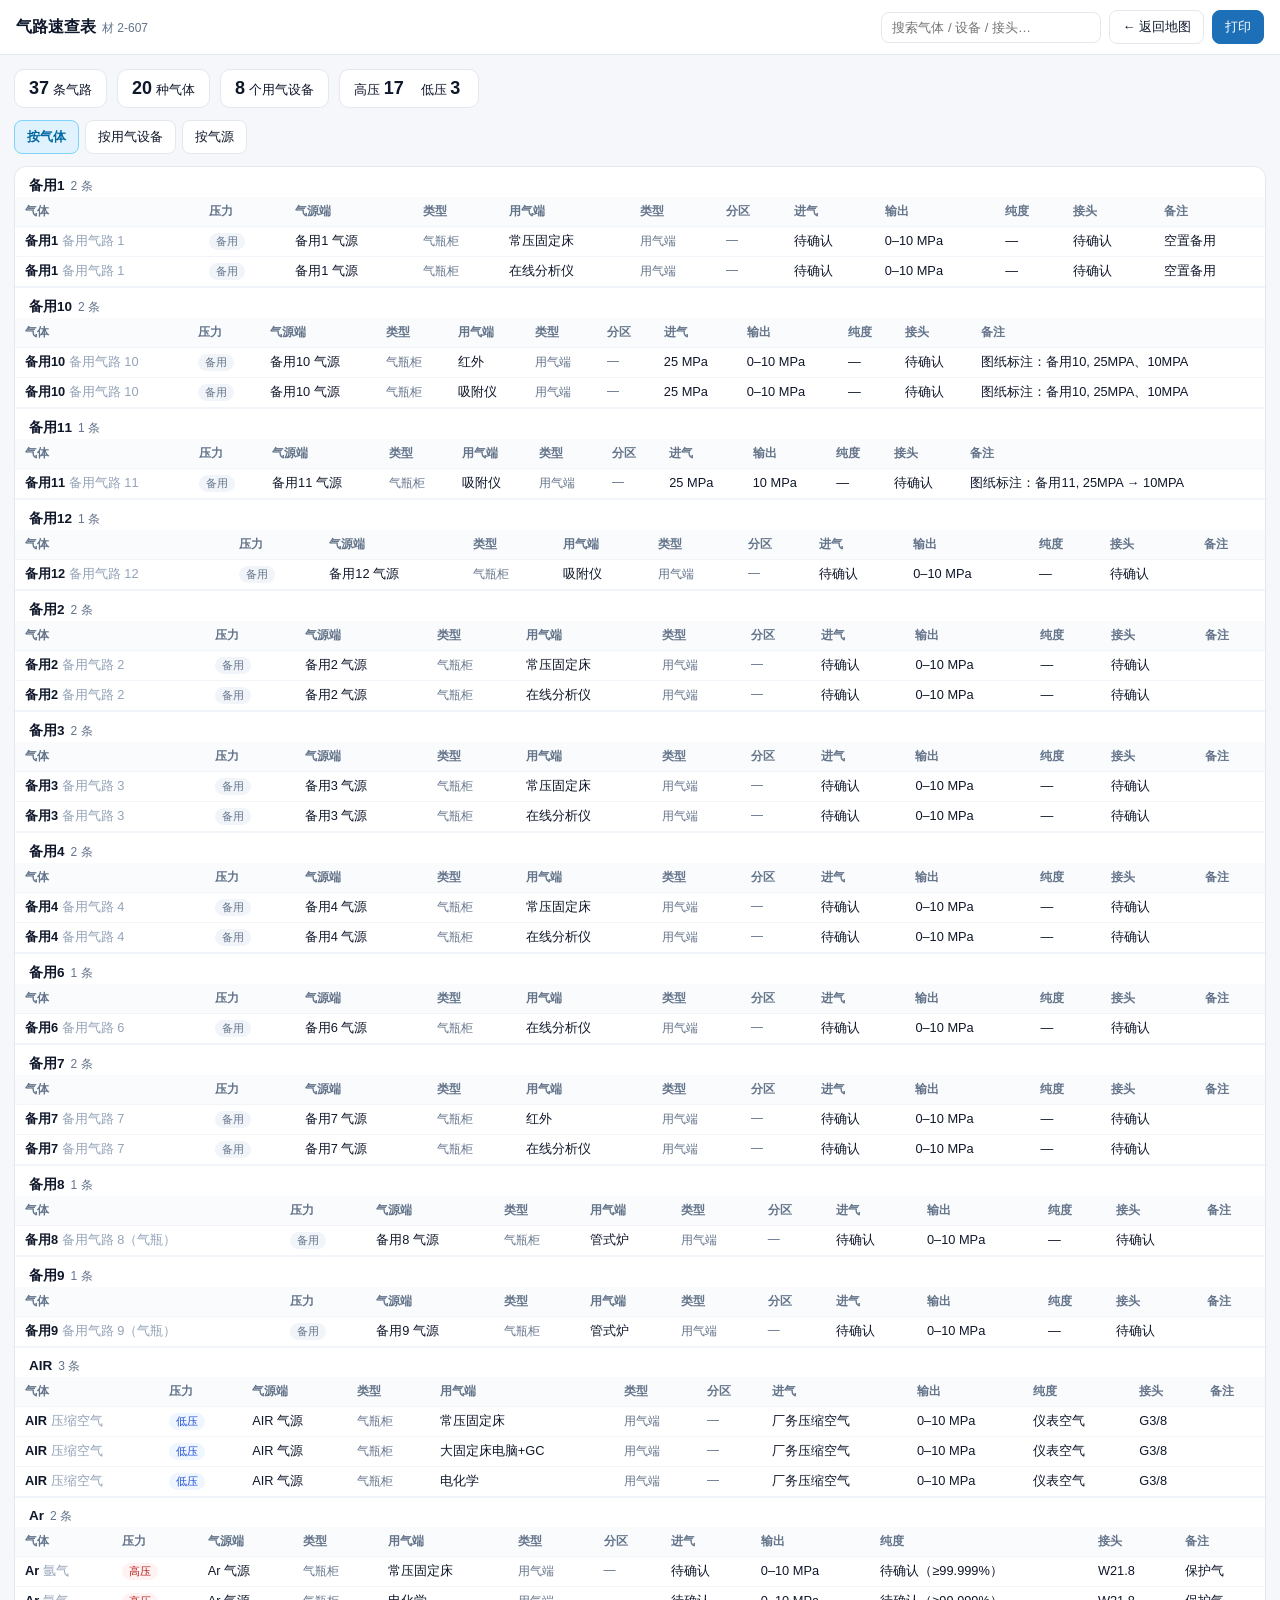
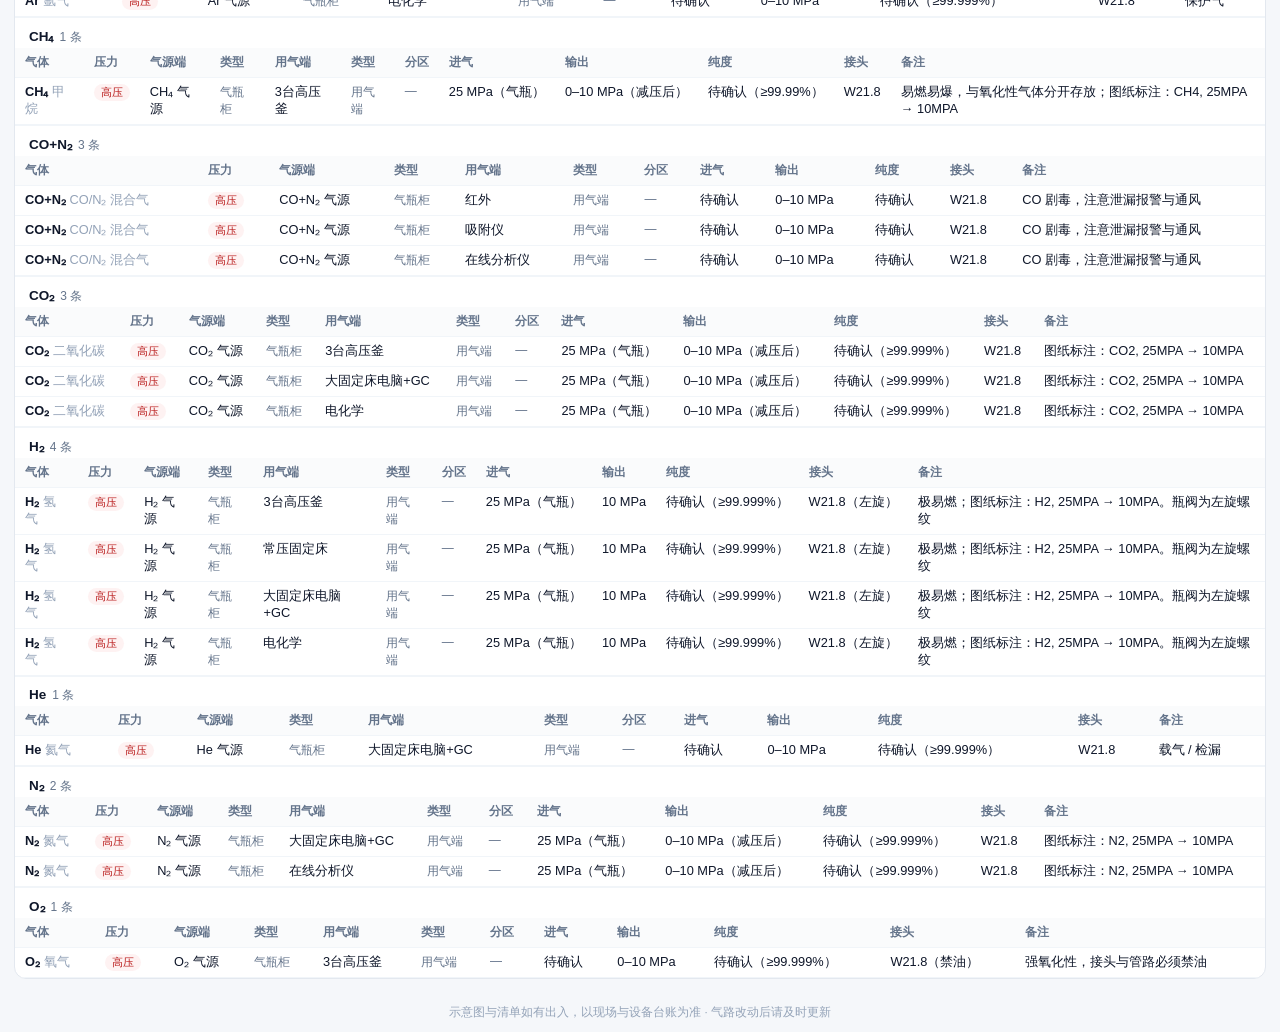
<file: gas/list.html>
<!DOCTYPE html>
<html lang="zh-CN">
<head>
<meta charset="UTF-8" />
<meta name="viewport" content="width=device-width, initial-scale=1" />
<title>实验室气路速查表 · 材2-607</title>
<style>
  :root{ --bg:#f5f7fa; --card:#fff; --line:#e3e8ef; --text:#0f172a; --muted:#64748b;
         --accent:#1d6fb8; --high:#b91c1c; --low:#1d4ed8; --res:#64748b; }
  *{box-sizing:border-box}
  body{margin:0;font-family:-apple-system,BlinkMacSystemFont,"Segoe UI","PingFang SC","Microsoft YaHei",sans-serif;
       background:var(--bg);color:var(--text);font-size:14px}
  header{display:flex;align-items:center;gap:12px;padding:10px 16px;background:#fff;border-bottom:1px solid var(--line);
         position:sticky;top:0;z-index:20;flex-wrap:wrap}
  .brand{font-weight:750;font-size:16px}
  .brand .sub{font-weight:500;font-size:12px;color:var(--muted);margin-left:6px}
  .tools{display:flex;gap:8px;align-items:center;margin-left:auto;flex-wrap:wrap}
  input[type=text]{border:1px solid var(--line);border-radius:8px;padding:7px 10px;font-size:13px;width:220px}
  button{border:1px solid var(--line);background:#fff;border-radius:8px;padding:7px 12px;font-size:13px;cursor:pointer;color:var(--text)}
  button:hover{background:#f1f5f9}
  button.primary{background:var(--accent);border-color:var(--accent);color:#fff}
  button.on{background:#e0f2fe;border-color:#7dd3fc;color:#0369a1;font-weight:650}
  a{text-decoration:none;color:inherit}
  main{padding:14px;max-width:1280px;margin:0 auto}
  .summary{display:flex;gap:10px;flex-wrap:wrap;margin-bottom:12px}
  .stat{background:#fff;border:1px solid var(--line);border-radius:10px;padding:8px 14px;font-size:13px}
  .stat b{font-size:18px;margin-right:4px}
  .tabs{display:flex;gap:6px;margin:10px 0 12px}
  .card{background:#fff;border:1px solid var(--line);border-radius:12px;overflow:hidden}
  .group{padding:10px 14px 2px;font-weight:750;font-size:13.5px;color:#0f172a;border-top:1px solid #f1f5f9}
  .group:first-child{border-top:0}
  .group .n{font-weight:500;color:var(--muted);font-size:12px;margin-left:6px}
  table{width:100%;border-collapse:collapse;font-size:12.8px}
  th,td{padding:6px 10px;text-align:left;border-bottom:1px solid #f1f5f9;vertical-align:top}
  th{background:#fafbfc;color:var(--muted);font-weight:650;font-size:12px;white-space:nowrap}
  td.mono{font-variant-numeric:tabular-nums;white-space:nowrap}
  .lv{display:inline-block;font-size:11px;padding:1px 7px;border-radius:999px;white-space:nowrap}
  .lv.high{background:#fef2f2;color:var(--high)}
  .lv.low{background:#eff6ff;color:var(--low)}
  .lv.res{background:#f1f5f9;color:var(--res)}
  .arrow{color:#94a3b8;margin:0 4px}
  td.ty{color:#64748b;font-size:12px}
  .empty{padding:24px;text-align:center;color:var(--muted)}
  footer{padding:12px 16px;color:#94a3b8;font-size:11.5px;text-align:center}

  /* ---------- 打印 ---------- */
  @media print{
    @page{ size:A4 portrait; margin:12mm 10mm; }
    body{background:#fff;font-size:10.5px}
    header,.tabs,.noprint{display:none !important}
    main{padding:0;max-width:none}
    .summary{margin:0 0 6mm}
    .stat{border:0;padding:0 10px 0 0;font-size:10.5px}
    .stat b{font-size:13px}
    .card{border:0;border-radius:0}
    .group{font-size:11px;padding:2mm 0 1mm;background:#f6f7f9;-webkit-print-color-adjust:exact;print-color-adjust:exact}
    table{font-size:9.5px}
    th{background:#eef1f5 !important;-webkit-print-color-adjust:exact;print-color-adjust:exact}
    th,td{padding:1.2mm 1.6mm;border-bottom:1px solid #d7dde5}
    tr{page-break-inside:avoid}
    thead{display:table-header-group}
    .lv{-webkit-print-color-adjust:exact;print-color-adjust:exact}
    .print-head{display:block !important}
    footer{color:#94a3b8}
  }
  .print-head{display:none;margin-bottom:4mm}
  .print-head h1{margin:0;font-size:16px}
  .print-head .meta{font-size:10px;color:#64748b;margin-top:2mm}
</style>
</head>
<body>

<header>
  <div class="brand">气路速查表<span class="sub">材 2-607</span></div>
  <div class="tools">
    <input type="text" id="q" placeholder="搜索气体 / 设备 / 接头…" />
    <a href="index.html"><button>← 返回地图</button></a>
    <button id="btnPrint" class="primary">打印</button>
  </div>
</header>

<main>
  <div class="print-head">
    <h1>材 2-607 实验室气路速查表</h1>
    <div class="meta" id="printMeta"></div>
  </div>

  <div class="summary" id="summary"></div>

  <div class="tabs noprint">
    <button data-g="gas" class="on">按气体</button>
    <button data-g="user">按用气设备</button>
    <button data-g="source">按气源</button>
  </div>

  <div class="card" id="table"></div>
</main>

<footer>示意图与清单如有出入，以现场与设备台账为准 · 气路改动后请及时更新</footer>

<script>
(function () {
  'use strict';
  var DATA_URL = 'data.json';
  var S = { lines: [], elements: {}, q: '', group: 'gas' };

  function $(s, r) { return (r || document).querySelector(s); }
  function $$(s, r) { return Array.prototype.slice.call((r || document).querySelectorAll(s)); }
  function esc(s) {
    return String(s == null ? '' : s).replace(/[&<>"']/g, function (c) {
      return { '&': '&amp;', '<': '&lt;', '>': '&gt;', '"': '&quot;', "'": '&#39;' }[c];
    });
  }
  function lv(l) {
    if (l.kind === 'reserved') return '<span class="lv res">备用</span>';
    return l.level === 'low' ? '<span class="lv low">低压</span>' : '<span class="lv high">高压</span>';
  }

  function rowsFiltered() {
    var q = S.q.trim().toLowerCase();
    return S.lines.filter(function (l) {
      if (!q) return true;
      var ue = S.elements[l.user && l.user.elementId] || {};
      var se = S.elements[l.source && l.source.elementId] || {};
      return [l.gas, l.name, l.user.name, l.source.name, l.connector, l.purity,
              l.inlet, l.outlet, l.note, ue.type, ue.zone, se.type, se.zone]
        .join(' ').toLowerCase().indexOf(q) >= 0;
    });
  }

  function groupKey(l) {
    if (S.group === 'user') return l.user.name || '（未命名用户端）';
    if (S.group === 'source') return l.source.name || '（未命名气源）';
    return l.gas || '（未命名）';
  }

  function render() {
    var rows = rowsFiltered();
    var gases = {};
    rows.forEach(function (l) { gases[l.gas] = 1; });
    var high = rows.filter(function (l) { return l.kind !== 'reserved' && l.level !== 'low'; }).length;
    var low = rows.filter(function (l) { return l.kind !== 'reserved' && l.level === 'low'; }).length;
    var users = {};
    rows.forEach(function (l) { users[l.user.name] = 1; });

    $('#summary').innerHTML =
      '<div class="stat"><b>' + rows.length + '</b>条气路</div>' +
      '<div class="stat"><b>' + Object.keys(gases).length + '</b>种气体</div>' +
      '<div class="stat"><b>' + Object.keys(users).length + '</b>个用气设备</div>' +
      '<div class="stat">高压 <b>' + high + '</b>　低压 <b>' + low + '</b></div>';

    var now = new Date();
    $('#printMeta').textContent = '共 ' + rows.length + ' 条气路 · 高压 ' + high + ' / 低压 ' + low +
      ' · 生成于 ' + now.toLocaleDateString('zh-CN') + ' ' + now.toLocaleTimeString('zh-CN', { hour: '2-digit', minute: '2-digit' });

    if (!rows.length) { $('#table').innerHTML = '<div class="empty">没有匹配的气路</div>'; return; }

    var groups = {};
    rows.forEach(function (l) {
      var k = groupKey(l);
      (groups[k] = groups[k] || []).push(l);
    });

    var keys = Object.keys(groups).sort(function (a, b) { return a.localeCompare(b, 'zh'); });
    var html = '';
    keys.forEach(function (k) {
      var list = groups[k].sort(function (a, b) {
        var la = a.level === 'low' ? 1 : 0, lb = b.level === 'low' ? 1 : 0;
        return la - lb || String(a.user.name).localeCompare(String(b.user.name), 'zh');
      });
      html += '<div class="group">' + esc(k) + '<span class="n">' + list.length + ' 条</span></div>' +
        '<table><thead><tr>' +
        '<th>气体</th><th>压力</th><th>气源端</th><th>类型</th><th>用气端</th><th>类型</th><th>分区</th>' +
        '<th>进气</th><th>输出</th><th>纯度</th><th>接头</th><th>备注</th>' +
        '</tr></thead><tbody>' +
        list.map(function (l) {
          var ue = S.elements[l.user && l.user.elementId] || {};
          var se = S.elements[l.source && l.source.elementId] || {};
          return '<tr>' +
            '<td><b>' + esc(l.gas) + '</b>' + (l.name && l.name !== l.gas ? ' <span style="color:#94a3b8">' + esc(l.name) + '</span>' : '') + '</td>' +
            '<td>' + lv(l) + '</td>' +
            '<td>' + esc(l.source.name || '—') + '</td>' +
            '<td class="ty">' + esc(se.type || '—') + '</td>' +
            '<td>' + esc(l.user.name || '—') + '</td>' +
            '<td class="ty">' + esc(ue.type || '—') + '</td>' +
            '<td class="ty">' + esc(ue.zone || se.zone || '—') + '</td>' +
            '<td class="mono">' + esc(l.inlet || '—') + '</td>' +
            '<td class="mono">' + esc(l.outlet || '—') + '</td>' +
            '<td class="mono">' + esc(l.purity || '—') + '</td>' +
            '<td class="mono">' + esc(l.connector || '—') + '</td>' +
            '<td>' + esc(l.note || '') + '</td>' +
            '</tr>';
        }).join('') +
        '</tbody></table>';
    });
    $('#table').innerHTML = html;
  }

  async function load() {
    try {
      var r = await fetch(DATA_URL + '?t=' + Date.now(), { cache: 'no-store' });
      var j = await r.json();
      S.lines = Array.isArray(j.lines) ? j.lines : [];
      S.elements = {};
      (Array.isArray(j.elements) ? j.elements : []).forEach(function (e) { S.elements[e.id] = e; });
    } catch (e) {
      S.lines = [];
      $('#table').innerHTML = '<div class="empty">读取 data.json 失败：' + esc(e.message) + '</div>';
      return;
    }
    render();
  }

  function boot() {
    $('#q').addEventListener('input', function () { S.q = this.value; render(); });
    $('#btnPrint').addEventListener('click', function () { window.print(); });
    $$('.tabs button').forEach(function (b) {
      b.addEventListener('click', function () {
        $$('.tabs button').forEach(function (x) { x.classList.remove('on'); });
        b.classList.add('on');
        S.group = b.getAttribute('data-g');
        render();
      });
    });
    load();
  }

  if (document.readyState === 'loading') document.addEventListener('DOMContentLoaded', boot);
  else boot();
})();
</script>
</body>
</html>
</file>
<file: styles.css>
/* =========================================================================
   ZJU-ICED Catalyst Database — 样式
   ========================================================================= */
:root {
  --primary: #1e5aa8;
  --primary-dark: #164378;
  --primary-light: #e8f0fb;
  --primary-soft: #f4f8fd;
  --text: #1f2933;
  --muted: #64748b;
  --faint: #94a3b8;
  --border: #e2e8f0;
  --border-strong: #cbd5e1;
  --bg: #f4f6fa;
  --card: #ffffff;
  --radius: 10px;
  --radius-lg: 14px;
  --shadow: 0 1px 3px rgba(16, 42, 67, .08), 0 4px 16px rgba(16, 42, 67, .06);
  --shadow-lg: 0 12px 40px rgba(16, 42, 67, .18);
  --sidebar-w: 252px;
  --topbar-h: 58px;
  --ok: #1f9254;
  --warn: #b45309;
  --danger: #c0392b;
}

* { box-sizing: border-box; margin: 0; padding: 0; }

html, body { height: 100%; }

body {
  font-family: -apple-system, BlinkMacSystemFont, "Segoe UI", "Microsoft YaHei", Roboto, sans-serif;
  background: var(--bg);
  color: var(--text);
  font-size: 14px;
  line-height: 1.55;
  -webkit-font-smoothing: antialiased;
}

button, input, select, textarea { font: inherit; color: inherit; }
button { cursor: pointer; }
a { color: var(--primary); }

/* ---------------- 布局 ---------------- */
.app { display: flex; min-height: 100vh; }

.sidebar {
  width: var(--sidebar-w);
  flex-shrink: 0;
  background: var(--card);
  border-right: 1px solid var(--border);
  display: flex;
  flex-direction: column;
  position: sticky;
  top: 0;
  height: 100vh;
  z-index: 30;
  transition: margin-left .24s ease, transform .24s ease;
}

/* 桌面端收起：整栏滑出视野，正文自动占满 */
.app.collapsed .sidebar { margin-left: calc(var(--sidebar-w) * -1); }

.sidebar-collapse {
  margin-left: auto;
  width: 26px; height: 26px; flex-shrink: 0;
  border: 1px solid var(--border); background: #fff; color: var(--muted);
  border-radius: 7px; font-size: 15px; line-height: 1; cursor: pointer;
  display: inline-flex; align-items: center; justify-content: center;
  transition: border-color .15s, color .15s, background .15s;
}
.sidebar-collapse:hover { border-color: var(--primary); color: var(--primary-dark); background: var(--primary-soft); }

.sidebar-backdrop {
  position: fixed; inset: 0; z-index: 29;
  background: rgba(15, 23, 42, .35);
  opacity: 0; pointer-events: none;
  transition: opacity .2s ease;
}
.sidebar-backdrop.show { opacity: 1; pointer-events: auto; }
@media (min-width: 861px) {
  .sidebar-backdrop { display: none; }
}

.sidebar-head {
  padding: 18px 18px 16px;
  border-bottom: 1px solid #eef2f7;
  display: flex;
  align-items: center;
  gap: 11px;
}
.logo-mark {
  width: 40px; height: 40px; flex-shrink: 0;
  border-radius: 11px;
  background: linear-gradient(135deg, #123f73, #2b7ac4);
  color: #fff;
  display: flex; align-items: center; justify-content: center;
  font-weight: 800; font-size: 12px; letter-spacing: .4px;
}
.logo-text strong { display: block; font-size: 14.5px; font-weight: 700; letter-spacing: .2px; }
.logo-text span { display: block; font-size: 11px; color: var(--faint); margin-top: 1px; }

.sidebar-nav { flex: 1; overflow-y: auto; padding: 14px 12px 8px; }

.nav-section {
  font-size: 11px; font-weight: 700; letter-spacing: .8px;
  color: var(--faint); text-transform: uppercase;
  padding: 6px 10px 8px;
}

.nav-item {
  display: flex; align-items: center; gap: 9px;
  padding: 9px 10px; border-radius: 8px;
  color: #334155; text-decoration: none;
  font-size: 13.5px; margin-bottom: 2px;
  border-left: 3px solid transparent;
  transition: background .15s, color .15s;
}
.nav-item:hover { background: #f4f7fb; }
.nav-item.active {
  background: var(--primary-soft);
  color: var(--primary-dark);
  font-weight: 650;
  border-left-color: var(--primary);
}
.nav-item .ico { width: 18px; text-align: center; flex-shrink: 0; font-size: 14px; }
.nav-item .lbl { flex: 1; overflow: hidden; text-overflow: ellipsis; white-space: nowrap; }
.nav-count {
  font-size: 11px; font-weight: 700; color: var(--muted);
  background: #f1f5f9; border-radius: 20px;
  padding: 1px 7px; min-width: 22px; text-align: center;
}
.nav-item.active .nav-count { background: #dbe8f8; color: var(--primary-dark); }

.sidebar-foot { padding: 12px; border-top: 1px solid #eef2f7; }
.btn-upload {
  width: 100%;
  display: flex; align-items: center; justify-content: center; gap: 7px;
  padding: 10px 12px;
  background: var(--primary); color: #fff;
  border: none; border-radius: 9px;
  font-size: 13.5px; font-weight: 650;
  transition: background .15s;
}
.btn-upload:hover { background: var(--primary-dark); }
.sidebar-hint { font-size: 11px; color: var(--faint); margin-top: 8px; line-height: 1.45; text-align: center; }

.main { flex: 1; min-width: 0; display: flex; flex-direction: column; }

.topbar {
  height: var(--topbar-h);
  flex-shrink: 0;
  background: rgba(255, 255, 255, .92);
  backdrop-filter: blur(6px);
  border-bottom: 1px solid var(--border);
  display: flex; align-items: center; gap: 12px;
  padding: 0 22px;
  position: sticky; top: 0; z-index: 20;
}
.menu-btn {
  display: inline-flex; align-items: center; justify-content: center;
  border: 1px solid var(--border); background: #fff;
  border-radius: 8px; width: 34px; height: 34px;
  font-size: 15px; line-height: 1; cursor: pointer;
  color: var(--text);
  transition: border-color .15s, background .15s;
}
.menu-btn:hover { border-color: var(--primary); background: var(--primary-soft); }
.crumb { font-size: 13.5px; color: var(--muted); flex: 1; overflow: hidden; text-overflow: ellipsis; white-space: nowrap; }
.crumb b { color: var(--text); font-weight: 650; }
.topbar-actions { display: flex; gap: 8px; align-items: center; position: relative; }

.popover {
  position: absolute; top: 44px; right: 0;
  background: #fff; border: 1px solid var(--border);
  border-radius: 10px; box-shadow: var(--shadow-lg);
  padding: 6px; min-width: 210px; display: none; z-index: 50;
}
.popover.open { display: block; }
.popover button {
  display: block; width: 100%; text-align: left;
  border: none; background: none; padding: 8px 10px;
  border-radius: 7px; font-size: 13px; color: #334155;
}
.popover button:hover { background: #f1f5f9; }

.btn {
  border: 1px solid var(--border);
  background: #fff;
  border-radius: 8px;
  padding: 8px 14px;
  font-size: 13px;
  color: #334155;
  transition: .15s;
  white-space: nowrap;
}
.btn:hover { background: #f1f5f9; border-color: var(--border-strong); }
.btn-primary { background: var(--primary); border-color: var(--primary); color: #fff; font-weight: 600; }
.btn-primary:hover { background: var(--primary-dark); border-color: var(--primary-dark); }
.btn-danger { color: var(--danger); border-color: #f0d3ce; }
.btn-danger:hover { background: #fdf3f1; }

.view { padding: 22px; max-width: 1500px; width: 100%; margin: 0 auto; }

/* ---------------- 页头 ---------------- */
.page-head { margin-bottom: 18px; }
.page-title { font-size: 20px; font-weight: 700; letter-spacing: .2px; display: flex; align-items: center; gap: 9px; }
.page-desc { font-size: 13.5px; color: var(--muted); margin-top: 5px; max-width: 900px; }

/* ---------------- KPI ---------------- */
.kpi-grid {
  display: grid;
  grid-template-columns: repeat(auto-fit, minmax(150px, 1fr));
  gap: 12px;
  margin-bottom: 16px;
}
.kpi {
  background: var(--card);
  border: 1px solid var(--border);
  border-radius: var(--radius);
  padding: 14px 16px;
  box-shadow: var(--shadow);
  position: relative;
  overflow: hidden;
}
.kpi::before {
  content: ""; position: absolute; left: 0; top: 0; bottom: 0; width: 3px;
  background: var(--kpi-color, var(--primary));
}
.kpi-value { font-size: 24px; font-weight: 700; color: var(--primary-dark); line-height: 1.15; }
.kpi-label { font-size: 12px; color: var(--muted); margin-top: 3px; }
.kpi-sub { font-size: 11px; color: var(--faint); margin-top: 2px; }

/* ---------------- 卡片 ---------------- */
.panel {
  background: var(--card);
  border: 1px solid var(--border);
  border-radius: var(--radius);
  box-shadow: var(--shadow);
  margin-bottom: 16px;
}
.panel-head {
  display: flex; align-items: center; justify-content: space-between;
  gap: 12px; padding: 14px 18px 10px; flex-wrap: wrap;
}
.panel-title {
  font-size: 14.5px; font-weight: 650;
  display: flex; align-items: center; gap: 8px;
}
.panel-title::before {
  content: ""; width: 3px; height: 14px; border-radius: 2px;
  background: var(--primary);
}
.panel-body { padding: 0 18px 16px; }

/* ---------------- 图表 ---------------- */
.charts { display: grid; grid-template-columns: 1.5fr 1fr; gap: 16px; margin-bottom: 16px; }
.charts-right { display: flex; flex-direction: column; gap: 16px; }
/* 网格/弹性容器内由 gap 控制间距，去掉面板自带的 margin 以免叠加 */
.charts > .panel, .charts-right > .panel, .meta-grid > .panel { margin-bottom: 0; }
.chart { width: 100%; }
.chart-lg { height: 400px; }
.chart-sm { height: 175px; }
.chart-box { position: relative; }
.chart-empty {
  position: absolute; inset: 0;
  display: none; flex-direction: column; gap: 6px;
  align-items: center; justify-content: center;
  color: var(--muted); font-size: 13px; background: #fff;
}
.chart-empty span { font-size: 22px; opacity: .5; }
.chart-empty.show { display: flex; }

/* ---------------- 筛选 ---------------- */
.filters {
  display: flex; gap: 10px; flex-wrap: wrap;
  padding: 12px 16px;
  border-bottom: 1px solid var(--border);
  background: #fbfcfe;
}
.filters input, .filters select {
  border: 1px solid var(--border);
  border-radius: 8px;
  padding: 8px 11px;
  background: #fff;
  font-size: 13px;
  outline: none;
  transition: .15s;
}
.filters input { flex: 1; min-width: 220px; }
.filters input:focus, .filters select:focus { border-color: var(--primary); box-shadow: 0 0 0 3px rgba(30, 90, 168, .12); }
.filters select { min-width: 140px; }

/* ---------------- 表格 ---------------- */
.table-wrap { overflow-x: auto; }
table { width: 100%; border-collapse: collapse; font-size: 13px; }
thead th {
  background: #f8fafc;
  color: var(--muted);
  font-weight: 600;
  font-size: 12px;
  text-align: left;
  padding: 10px 13px;
  white-space: nowrap;
  border-bottom: 1px solid var(--border);
  user-select: none;
}
thead th.sortable { cursor: pointer; }
thead th.sortable:hover { background: #eef2f7; color: var(--text); }
thead th .arrow { margin-left: 4px; font-size: 9px; color: var(--primary); }
tbody td { padding: 10px 13px; border-bottom: 1px solid #f1f5f9; white-space: nowrap; }
tbody tr { cursor: pointer; }
tbody tr:hover { background: var(--primary-soft); }
td.num { font-variant-numeric: tabular-nums; }
td.formula { font-weight: 650; }

.badge {
  display: inline-block; padding: 2px 9px; border-radius: 20px;
  font-size: 11.5px; font-weight: 600;
  background: var(--primary-light); color: var(--primary-dark);
}
.chip {
  display: inline-block; padding: 1px 7px; margin: 1px 3px 1px 0;
  border-radius: 5px; font-size: 11px; font-weight: 600;
  background: #eef2f7; color: #475569;
  font-variant-numeric: tabular-nums;
}
.chip b { color: var(--primary-dark); }
.empty { text-align: center; color: var(--muted); padding: 34px 0; }
.empty b { display: block; color: #475569; font-size: 14px; margin-bottom: 4px; }
.tag-draft {
  font-size: 10.5px; font-weight: 700; color: #b45309;
  background: #fef3c7; border-radius: 4px; padding: 1px 6px; margin-left: 6px;
}

/* ---------------- 分页 ---------------- */
.pagination {
  display: flex; align-items: center; justify-content: space-between;
  gap: 12px; padding: 12px 16px; flex-wrap: wrap;
}
.muted { color: var(--muted); font-size: 12.5px; }
.page-btn {
  min-width: 32px; height: 32px; padding: 0 12px;
  border-radius: 7px; border: 1px solid var(--border);
  background: #fff; font-size: 13px;
  transition: .15s;
}
.page-btn:hover:not(:disabled) { background: #f1f5f9; }
.page-btn:disabled { opacity: .45; cursor: not-allowed; }
.btns { display: flex; gap: 8px; }

/* ---------------- 子库信息卡 ---------------- */
.meta-grid {
  display: grid;
  grid-template-columns: 1.15fr 1fr;
  gap: 16px;
  margin-bottom: 16px;
}
.cond-list { display: flex; flex-direction: column; gap: 9px; }
.cond-row { display: flex; gap: 12px; font-size: 13px; }
.cond-row .k { color: var(--muted); min-width: 96px; flex-shrink: 0; }
.cond-row .v { color: var(--text); font-weight: 550; }
.metric-item { padding: 8px 0; border-bottom: 1px dashed #eef2f7; font-size: 13px; }
.metric-item:last-child { border-bottom: none; }
.metric-item .mk { font-weight: 650; color: var(--primary-dark); margin-right: 6px; }
.metric-item .mu { color: var(--faint); font-size: 11.5px; margin-left: 4px; }
.metric-item .md { color: var(--muted); font-size: 12px; margin-top: 1px; }
.note-list { font-size: 12.5px; color: var(--muted); display: flex; flex-direction: column; gap: 7px; }
.note-list li { list-style: none; padding-left: 14px; position: relative; }
.note-list li::before { content: "·"; position: absolute; left: 3px; color: var(--primary); font-weight: 800; }

/* ---------------- 抽屉 ---------------- */
.drawer-overlay {
  position: fixed; inset: 0; background: rgba(15, 23, 42, .38);
  opacity: 0; pointer-events: none; transition: opacity .2s; z-index: 60;
}
.drawer-overlay.open { opacity: 1; pointer-events: auto; }
.drawer {
  position: fixed; top: 0; right: 0; bottom: 0; width: 470px; max-width: 94vw;
  background: #fff; box-shadow: var(--shadow-lg);
  transform: translateX(100%); transition: transform .24s ease;
  z-index: 61; display: flex; flex-direction: column;
}
.drawer.open { transform: translateX(0); }
.drawer-head {
  padding: 16px 18px; border-bottom: 1px solid var(--border);
  display: flex; align-items: flex-start; justify-content: space-between; gap: 12px;
}
.drawer-head h3 { font-size: 16px; font-weight: 700; }
.drawer-head .sub { font-size: 12px; color: var(--muted); margin-top: 3px; }
.close-btn {
  border: none; background: #f1f5f9; border-radius: 8px;
  width: 30px; height: 30px; font-size: 16px; line-height: 1; flex-shrink: 0;
}
.close-btn:hover { background: #e2e8f0; }
.drawer-body { padding: 16px 18px 30px; overflow-y: auto; flex: 1; }

.field-grid { display: grid; grid-template-columns: 1fr 1fr; gap: 10px 14px; margin-bottom: 16px; }
.field { font-size: 12.5px; }
.field .k { color: var(--faint); font-size: 11.5px; }
.field .v { color: var(--text); font-weight: 600; margin-top: 1px; word-break: break-word; }

.section-label {
  font-size: 11.5px; font-weight: 700; letter-spacing: .5px;
  color: var(--faint); text-transform: uppercase;
  margin: 18px 0 8px;
}
.el-table { width: 100%; font-size: 12.5px; }
.el-table td { padding: 5px 0; border-bottom: 1px dashed #eef2f7; }
.el-table td:last-child { text-align: right; font-variant-numeric: tabular-nums; font-weight: 600; }

.viewer3d {
  width: 100%; height: 260px;
  border: 1px solid var(--border); border-radius: 8px;
  background: #fff; position: relative; overflow: hidden;
}
.viewer3d canvas { display: block; }
.viewer-note {
  position: absolute; inset: 0; display: flex; align-items: center; justify-content: center;
  color: var(--faint); font-size: 12.5px; text-align: center; padding: 12px;
  background: #fbfcfe;
}

/* ---------------- 模态框 / 上传 ---------------- */
.modal-overlay {
  position: fixed; inset: 0; background: rgba(15, 23, 42, .45);
  display: none; align-items: flex-start; justify-content: center;
  padding: 40px 16px; overflow-y: auto; z-index: 80;
}
.modal-overlay.open { display: flex; }
.modal-card {
  background: #fff; border-radius: var(--radius-lg);
  width: 960px; max-width: 100%;
  box-shadow: var(--shadow-lg);
  overflow: hidden;
}
.modal-head {
  display: flex; align-items: center; justify-content: space-between;
  padding: 16px 20px; border-bottom: 1px solid var(--border);
}
.modal-head h3 { font-size: 16px; font-weight: 700; }
.modal-body { padding: 20px; }

.dropzone {
  border: 2px dashed var(--border-strong);
  border-radius: 12px;
  padding: 40px 20px;
  text-align: center;
  background: #fbfcfe;
  transition: .15s;
  cursor: pointer;
}
.dropzone:hover, .dropzone.drag {
  border-color: var(--primary);
  background: var(--primary-soft);
}
.dz-icon { font-size: 34px; margin-bottom: 8px; }
.dz-title { font-size: 14.5px; font-weight: 650; margin-bottom: 4px; }
.dz-sub { font-size: 12.5px; color: var(--muted); }
.dz-formats { margin-top: 10px; font-size: 11.5px; color: var(--faint); }

.upload-grid {
  display: grid;
  grid-template-columns: 1fr 1fr;
  gap: 18px;
}
.parse-summary {
  border: 1px solid var(--border);
  border-radius: 10px;
  padding: 14px;
  background: #fbfcfe;
  margin-bottom: 12px;
}
.parse-head {
  display: flex; align-items: center; justify-content: space-between;
  margin-bottom: 10px;
}
.parse-title { font-weight: 700; font-size: 14px; }
.parse-stats { display: flex; gap: 16px; margin: 10px 0 12px; }
.parse-stat { font-size: 12px; color: var(--muted); }
.parse-stat b { display: block; font-size: 18px; color: var(--primary-dark); font-weight: 700; }

.form-row { display: flex; flex-direction: column; gap: 4px; margin-bottom: 10px; }
.form-row label { font-size: 12px; color: var(--muted); font-weight: 600; }
.form-row input, .form-row select, .form-row textarea {
  border: 1px solid var(--border);
  border-radius: 8px;
  padding: 8px 11px;
  font-size: 13px;
  background: #fff;
  outline: none;
  transition: .15s;
}
.form-row input:focus, .form-row select:focus, .form-row textarea:focus {
  border-color: var(--primary); box-shadow: 0 0 0 3px rgba(30, 90, 168, .12);
}
.form-grid2 { display: grid; grid-template-columns: 1fr 1fr; gap: 0 12px; }
.form-hint { font-size: 11.5px; color: var(--faint); margin-top: 2px; }

.modal-foot {
  display: flex; align-items: center; justify-content: space-between;
  gap: 12px; padding: 14px 20px; border-top: 1px solid var(--border);
  background: #fbfcfe; flex-wrap: wrap;
}

.warn-box {
  background: #fffbeb; border: 1px solid #fde68a; color: #92400e;
  border-radius: 8px; padding: 9px 12px; font-size: 12px; margin-bottom: 12px;
}
.error-box {
  background: #fef2f2; border: 1px solid #fecaca; color: #991b1b;
  border-radius: 8px; padding: 9px 12px; font-size: 12.5px; margin-bottom: 12px;
}

/* ---------------- 提示条 ---------------- */
.toast {
  position: fixed; left: 50%; bottom: 28px; transform: translate(-50%, 16px);
  background: #1f2933; color: #fff;
  padding: 10px 18px; border-radius: 9px; font-size: 13px;
  opacity: 0; pointer-events: none; transition: .22s; z-index: 100;
  box-shadow: var(--shadow-lg);
  max-width: 90vw;
}
.toast.show { opacity: 1; transform: translate(-50%, 0); }

/* ---------------- 响应式 ---------------- */
@media (max-width: 1080px) {
  .charts { grid-template-columns: 1fr; }
  .meta-grid { grid-template-columns: 1fr; }
  .upload-grid { grid-template-columns: 1fr; }
}
@media (max-width: 860px) {
  .sidebar {
    position: fixed; left: 0; top: 0; bottom: 0;
    transform: translateX(-100%); transition: transform .22s;
    box-shadow: var(--shadow-lg);
  }
  .sidebar.open { transform: translateX(0); }
  /* 手机端用抽屉，不参与桌面端的「收起」逻辑 */
  .app.collapsed .sidebar { margin-left: 0; }
  .sidebar-collapse { display: none; }
  .menu-btn { display: inline-flex; align-items: center; justify-content: center; }
  .view { padding: 16px; }
  .kpi-value { font-size: 20px; }
  .chart-lg { height: 320px; }
  .form-grid2 { grid-template-columns: 1fr; }
  .field-grid { grid-template-columns: 1fr; }
}
@media (max-width: 560px) {
  .topbar { padding: 0 14px; }
  .filters input { min-width: 100%; }
  .filters select { flex: 1; }
}

/* ================= 数据总览 / 内容管理 新增组件 ================= */
.view { flex: 1; }

.footer {
  border-top: 1px solid var(--border);
  background: #fff;
  padding: 14px 22px;
}
.footer-inner {
  display: flex; align-items: center; justify-content: space-between;
  gap: 12px; flex-wrap: wrap;
  font-size: 12px; color: var(--faint);
  max-width: 1500px; margin: 0 auto; width: 100%;
}
.footer-inner a { color: var(--primary); text-decoration: none; }
.footer-inner a:hover { text-decoration: underline; }

.page-head-row { display: flex; align-items: center; gap: 12px; flex-wrap: wrap; }
.en-tag { font-size: 12.5px; font-weight: 400; color: var(--faint); margin-left: 4px; }

.kpi-grid.four { grid-template-columns: repeat(4, 1fr); }
.kpi { position: relative; }
.kpi-ico {
  position: absolute; top: 12px; right: 13px;
  font-size: 17px; opacity: .38;
}

.pill {
  display: inline-block; padding: 2px 9px; border-radius: 20px;
  font-size: 11.5px; font-weight: 650; white-space: nowrap;
}
.pill-ok { background: #e7f6ee; color: #1f7a4d; }
.pill-idle { background: #f1f5f9; color: #64748b; }
.pill-warn { background: #fef3c7; color: #92400e; }
.pill-brand { background: #eef2ff; color: #3730a3; letter-spacing: .2px; }

/* -------- 上传前的账号验证 -------- */
.upload-login { max-width: 380px; margin: 4px auto 0; }
.upload-login .login-head { margin-bottom: 16px; }
.upload-login .logo-mark {
  width: 42px; height: 42px; margin: 0 auto 10px;
  display: flex; align-items: center; justify-content: center;
  border-radius: 11px; background: linear-gradient(135deg, #123f73, #2b7ac4);
  color: #fff; font-weight: 800; font-size: 11px; letter-spacing: .4px;
}

.charts-2 {
  display: grid;
  grid-template-columns: 1fr 1fr;
  gap: 16px;
  margin-bottom: 16px;
}
.chart-md { height: 300px; }
.chart-sm2 { height: 240px; }

.source-list { display: flex; flex-direction: column; }
.source-row {
  display: flex; align-items: center; gap: 12px;
  padding: 11px 0; border-bottom: 1px dashed #eef2f7;
}
.source-row:last-child { border-bottom: none; }
.source-tag {
  flex-shrink: 0;
  font-size: 9.5px; font-weight: 800; letter-spacing: .4px;
  color: var(--primary-dark); background: var(--primary-light);
  border-radius: 4px; padding: 3px 7px;
}
.source-main { flex: 1; min-width: 0; }
.source-name { font-size: 13px; font-weight: 600; color: var(--text); }
.source-desc { font-size: 11.5px; color: var(--faint); margin-top: 1px; }
.source-count {
  font-size: 15px; font-weight: 700;
  color: var(--primary-dark);
  font-variant-numeric: tabular-nums;
}

.ws-grid {
  display: grid;
  grid-template-columns: repeat(auto-fill, minmax(230px, 1fr));
  gap: 12px;
}
.ws-card {
  border: 1px solid var(--border);
  border-radius: 10px;
  padding: 13px 14px;
  background: #fbfcfe;
  cursor: pointer;
  transition: border-color .15s, box-shadow .15s, background .15s;
}
.ws-card:hover {
  border-color: var(--primary);
  background: #fff;
  box-shadow: var(--shadow);
}
.ws-name {
  display: flex; align-items: center; justify-content: space-between;
  gap: 8px; font-size: 13.5px; font-weight: 650;
}
.ws-en { font-size: 11px; color: var(--faint); margin-top: 2px; }
.ws-stat {
  display: flex; gap: 14px; margin-top: 10px;
  font-size: 11.5px; color: var(--muted);
}
.ws-stat b { color: var(--primary-dark); font-size: 13px; }

.sidebar-status {
  border: 1px solid var(--border);
  border-radius: 8px;
  padding: 7px 10px;
  margin-bottom: 10px;
  background: #fbfcfe;
}
.status-row {
  display: flex; align-items: center; justify-content: space-between;
  font-size: 11.5px; color: var(--muted);
  padding: 2px 0;
}
.status-row b { color: var(--text); font-weight: 650; }

/* -------- 管理页表单 -------- */
.admin-body { padding-top: 2px; }
.form-grid3 { display: grid; grid-template-columns: 1fr .5fr 2fr; gap: 0 12px; }
.cond-edit-list { display: flex; flex-direction: column; gap: 6px; margin-bottom: 8px; }
.cond-edit-row { display: flex; gap: 8px; align-items: center; }
.cond-edit-row input {
  border: 1px solid var(--border);
  border-radius: 8px;
  padding: 7px 10px;
  font-size: 12.5px;
  background: #fff;
  outline: none;
}
.cond-edit-row input:focus { border-color: var(--primary); box-shadow: 0 0 0 3px rgba(30, 90, 168, .12); }
.cond-edit-row .cond-label { flex: 0 0 150px; }
.cond-edit-row .cond-value { flex: 1; }
.icon-btn {
  width: 28px; height: 28px; flex-shrink: 0;
  border: 1px solid var(--border);
  background: #fff; border-radius: 7px;
  color: var(--danger); font-size: 15px; line-height: 1;
}
.icon-btn:hover { background: #fdf3f1; }
.btn-mini { padding: 5px 11px; font-size: 12.5px; }
.admin-actions {
  display: flex; gap: 10px; flex-wrap: wrap;
  position: sticky; bottom: 0;
  padding: 14px 0 20px;
  background: linear-gradient(to top, var(--bg) 60%, rgba(244, 246, 250, 0));
}
.muted-card { background: #f8fafc; }
.parse-desc { font-size: 12px; color: var(--faint); margin-top: 4px; }

/* -------- 批量上传表格 -------- */
.batch-wrap { overflow-x: auto; border: 1px solid var(--border); border-radius: 10px; }
.batch-table { width: 100%; border-collapse: collapse; font-size: 12.5px; min-width: 900px; }
.batch-table thead th {
  background: #f8fafc; color: var(--muted); font-weight: 600;
  text-align: left; padding: 8px 10px; white-space: nowrap;
  border-bottom: 1px solid var(--border); font-size: 11.5px;
}
.batch-table tbody td { padding: 6px 10px; border-bottom: 1px solid #f1f5f9; }
.batch-table tbody tr:last-child td { border-bottom: none; }
.batch-table .fname { max-width: 170px; overflow: hidden; text-overflow: ellipsis; white-space: nowrap; color: #475569; }
.batch-table td.num { text-align: right; color: #475569; font-variant-numeric: tabular-nums; }
.cell-in {
  width: 100%; min-width: 74px;
  border: 1px solid var(--border); border-radius: 6px;
  padding: 5px 8px; font-size: 12.5px; background: #fff; outline: none;
}
.cell-in:focus { border-color: var(--primary); box-shadow: 0 0 0 2px rgba(30, 90, 168, .12); }
.batch-summary {
  display: flex; gap: 18px; flex-wrap: wrap; align-items: center;
  font-size: 12.5px; color: var(--muted); margin-bottom: 12px;
}
.batch-summary b { color: var(--primary-dark); }

/* -------- 左下角管理入口 -------- */
.sidebar-admin {
  margin-top: 12px;
  padding-top: 10px;
  border-top: 1px dashed var(--border);
  display: flex; flex-direction: column; gap: 4px;
}
.admin-link {
  display: flex; align-items: center; gap: 8px;
  padding: 7px 9px; border-radius: 8px;
  font-size: 12.5px; color: var(--muted);
  text-decoration: none;
  transition: background .15s, color .15s;
}
.admin-link:hover { background: #f4f7fb; color: #334155; }
.admin-link.active { background: var(--primary-light); color: var(--primary-dark); font-weight: 600; }
.admin-ico { width: 16px; text-align: center; font-size: 12px; }

/* -------- 管理页标签 -------- */
.admin-tabs {
  display: flex; gap: 6px; margin-bottom: 16px;
  border-bottom: 1px solid var(--border);
}
.admin-tab {
  padding: 9px 16px; font-size: 13.5px; color: var(--muted);
  text-decoration: none; border-bottom: 2px solid transparent;
  margin-bottom: -1px;
}
.admin-tab:hover { color: var(--text); }
.admin-tab.active { color: var(--primary-dark); font-weight: 650; border-bottom-color: var(--primary); }

/* -------- 数据管理 -------- */
.manage-toolbar {
  display: flex; align-items: center; gap: 10px; flex-wrap: wrap;
  padding: 10px 16px; border-bottom: 1px solid var(--border);
  background: #fbfcfe; font-size: 12.5px;
}
.sel-all { display: flex; align-items: center; gap: 6px; color: var(--muted); cursor: pointer; }
.manage-table { width: 100%; border-collapse: collapse; font-size: 12.5px; }
.manage-table thead th {
  background: #f8fafc; color: var(--muted); font-weight: 600; font-size: 11.5px;
  text-align: left; padding: 8px 10px; white-space: nowrap;
  border-bottom: 1px solid var(--border);
}
.manage-table tbody td { padding: 7px 10px; border-bottom: 1px solid #f1f5f9; white-space: nowrap; }
.manage-table tbody tr:hover { background: var(--primary-soft); }
.manage-table td.num { text-align: right; font-variant-numeric: tabular-nums; }
.manage-table .sel-cell { width: 34px; text-align: center; }
.manage-table td.ops { text-align: right; }
.manage-table .formula { font-weight: 650; }

/* -------- 上传方式选择 -------- */
.upload-choices {
  display: flex; gap: 10px; align-items: center; flex-wrap: wrap;
  margin-top: 14px;
}
.upload-choices .muted { font-size: 12px; }

/* -------- 登录门禁 -------- */
.head-actions { margin-left: auto; display: flex; gap: 8px; align-items: center; }
.login-wrap {
  display: flex; align-items: center; justify-content: center;
  padding: 56px 20px 80px;
}
.login-card {
  width: 380px; max-width: 100%;
  background: #fff; border: 1px solid var(--border);
  border-radius: 14px; box-shadow: var(--shadow);
  padding: 30px 28px 24px;
}
.login-head { text-align: center; margin-bottom: 20px; }
.login-head .logo-mark {
  margin: 0 auto 14px;
  width: 44px; height: 44px; border-radius: 12px;
  display: flex; align-items: center; justify-content: center;
  background: linear-gradient(135deg, #123f73, #2b7ac4);
  color: #fff; font-weight: 800; font-size: 12px; letter-spacing: .4px;
}
.login-head h2 { font-size: 17px; font-weight: 700; }
.login-head p { font-size: 12.5px; color: var(--muted); margin-top: 5px; }
.login-submit { width: 100%; margin-top: 8px; padding: 10px; }
.login-error {
  color: #b91c1c; font-size: 12.5px;
  min-height: 19px; margin: 2px 0 8px;
}
.login-note {
  font-size: 11.5px; color: var(--faint);
  text-align: center; margin-top: 16px; line-height: 1.6;
}

/* -------- 关于我们 -------- */
.about-grid { display: grid; grid-template-columns: 1.55fr 1fr; gap: 16px; margin-bottom: 16px; }
.about-grid.with-portrait { grid-template-columns: 1.35fr 190px 1fr; }
.about-portrait { text-align: center; }
.about-portrait .panel-body { padding-top: 14px; }
.about-portrait img {
  width: 100%; max-width: 139px;
  border-radius: 10px; display: block; margin: 0 auto 10px;
  background: #f1f5f9;
}
.about-portrait .p-name { font-size: 13.5px; font-weight: 650; color: var(--text); }
.about-portrait .p-title { font-size: 11.5px; color: var(--muted); margin-top: 3px; line-height: 1.55; }
.about-text p { font-size: 13.5px; color: #475569; line-height: 1.9; margin-bottom: 12px; }
.about-text p:last-child { margin-bottom: 0; }
.contact-list { display: flex; flex-direction: column; gap: 11px; }
.contact-row { display: flex; gap: 10px; font-size: 13px; align-items: flex-start; }
.contact-row .ck { color: var(--muted); min-width: 52px; flex-shrink: 0; }
.contact-row .cv { color: var(--text); font-weight: 550; word-break: break-word; }
.contact-row .cv a { color: var(--primary); text-decoration: none; }
.contact-row .cv a:hover { text-decoration: underline; }
.dir-grid { display: grid; grid-template-columns: repeat(auto-fill, minmax(238px, 1fr)); gap: 12px; }
.dir-card { border: 1px solid var(--border); border-radius: 10px; padding: 12px 14px; background: #fbfcfe; }
.dir-card .dn { font-weight: 650; font-size: 13.5px; color: var(--primary-dark); }
.dir-card .dd { font-size: 12px; color: var(--muted); margin-top: 5px; line-height: 1.65; }
.about-photo { width: 100%; height: auto; display: block; border-radius: 10px; background: #f1f5f9; }
.photo-cap { font-size: 12px; color: var(--faint); margin-top: 9px; text-align: center; }
.about-note { font-size: 11.5px; color: var(--faint); margin: 4px 0 10px; }
.dir-edit-row .dir-name { flex: 0 0 190px; }
.dir-edit-row .dir-desc { flex: 1; }

@media (max-width: 1080px) {
  .about-grid { grid-template-columns: 1fr; }
  .about-grid.with-portrait { grid-template-columns: 1fr; }
  .about-portrait img { max-width: 160px; }
}

@media (max-width: 1180px) {
  .kpi-grid.four { grid-template-columns: repeat(2, 1fr); }
}
@media (max-width: 1080px) {
  .charts-2 { grid-template-columns: 1fr; }
  .form-grid3 { grid-template-columns: 1fr 1fr; }
}
@media (max-width: 700px) {
  .kpi-grid.four { grid-template-columns: 1fr; }
  .form-grid3 { grid-template-columns: 1fr; }
  .cond-edit-row { flex-wrap: wrap; }
  .cond-edit-row .cond-label { flex: 1 1 100%; }
}

/* ================= 元素筛选（周期表下拉） ================= */
.el-picker { position: relative; flex-shrink: 0; }
.el-btn.active {
  border-color: var(--primary); color: var(--primary-dark);
  background: var(--primary-light); font-weight: 650;
}
.el-pop {
  position: absolute; top: calc(100% + 6px); left: 0; z-index: 70;
  background: #fff; border: 1px solid var(--border); border-radius: 10px;
  box-shadow: var(--shadow-lg); padding: 12px;
  width: max-content; max-width: min(92vw, 620px); overflow-x: auto;
}
.el-pop[hidden] { display: none; }
.el-pop-head {
  display: flex; align-items: center; gap: 10px; margin-bottom: 10px; flex-wrap: wrap;
}
.el-pop-title { font-size: 12.5px; font-weight: 650; color: var(--text); }
.el-mode { display: flex; border: 1px solid var(--border); border-radius: 7px; overflow: hidden; }
.el-mode button {
  border: none; background: #fff; font-size: 11.5px; padding: 4px 9px; color: var(--muted);
}
.el-mode button.on { background: var(--primary); color: #fff; }
.ptable {
  display: grid;
  grid-template-columns: repeat(18, 27px);
  grid-auto-rows: 27px;
  gap: 3px;
  user-select: none;
}
.el {
  border: 1px solid var(--border); background: #fbfcfe; border-radius: 4px;
  font-size: 10.5px; font-weight: 600; color: #475569; padding: 0;
  display: flex; align-items: center; justify-content: center;
  transition: background .1s, color .1s, border-color .1s;
}
.el:hover { border-color: var(--primary); color: var(--primary-dark); background: var(--primary-soft); }
.el[data-on="1"] { background: var(--primary); border-color: var(--primary); color: #fff; }
.el-ph {
  font-size: 9px; color: var(--faint);
  display: flex; align-items: center; justify-content: center;
}
.el-pop-foot { margin-top: 8px; font-size: 11.5px; }

/* ================= 我们做什么：研究框架图 ================= */
.flow-diagram {
  background: #fff; border: 1px solid var(--border); border-radius: 14px;
  padding: 18px; box-shadow: var(--shadow);
}
.fd-title {
  text-align: center; font-size: 14.5px; font-weight: 700; letter-spacing: .2px;
  color: #fff; background: linear-gradient(90deg, #1e5aa8, #2b7ac4);
  border-radius: 8px; padding: 11px 16px; margin-bottom: 18px;
  line-height: 1.4;
}
.pillars {
  display: grid; grid-template-columns: 1fr 1.15fr 1fr;
  gap: 26px; align-items: start;
}
/* ---------- 流程带：来源 → 反应 → 产物 ---------- */
.flow-head-row, .flow-row {
  display: grid;
  grid-template-columns: 1fr 104px 1.05fr 104px 1fr;
  align-items: stretch;
}
.flow-head-row { margin-bottom: 8px; }
.flow-row { margin-bottom: 10px; }
.flow-head {
  display: flex; align-items: baseline; justify-content: center; gap: 8px;
  background: var(--pc, #2b7ac4); color: #fff;
  border-radius: 8px; padding: 9px 12px;
}
.fh-name { font-size: 14px; font-weight: 700; }
.fh-en { font-size: 10.5px; opacity: .85; letter-spacing: .2px; }
.flow-cell { display: flex; min-width: 0; }
.flow-cell.arrow { align-items: center; justify-content: center; padding: 0 4px; }
.flow-node {
  flex: 1; background: #fff; border: 1px solid var(--border);
  border-left: 4px solid var(--pc, #2b7ac4); border-radius: 8px;
  padding: 10px 12px; display: flex; flex-direction: column; justify-content: center;
  box-shadow: 0 1px 2px rgba(16, 42, 67, .04);
}
.flow-node.empty { background: transparent; border: none; box-shadow: none; }
.fn-title { font-size: 13.5px; font-weight: 700; color: var(--text); line-height: 1.35; }
.fn-en { font-size: 10px; color: var(--faint); letter-spacing: .2px; margin-top: 1px; }
.fn-items { display: flex; flex-wrap: wrap; gap: 4px; margin-top: 6px; }
.fn-item {
  font-size: 11px; padding: 2px 7px; border-radius: 5px;
  background: #f1f5f9; color: #475569; font-weight: 550;
}
.flow-arrow { width: 100%; display: flex; flex-direction: column; align-items: center; gap: 4px; }
.fa-label {
  font-size: 10.5px; font-weight: 700; color: var(--primary-dark);
  background: var(--primary-light); border-radius: 4px; padding: 1px 6px;
  white-space: nowrap; text-align: center; max-width: 100%; overflow: hidden; text-overflow: ellipsis;
}
.fa-line { position: relative; width: 100%; height: 2px; background: #b8c7dc; border-radius: 2px; }
.fa-line::after {
  content: ''; position: absolute; right: -2px; top: 50%; transform: translateY(-50%);
  border-left: 9px solid #b8c7dc;
  border-top: 6px solid transparent; border-bottom: 6px solid transparent;
}
.platform-band {
  margin-top: 16px; border: 1px dashed var(--border); border-radius: 10px;
  padding: 12px 14px; background: #fbfcfe;
  display: flex; align-items: center; gap: 14px; flex-wrap: wrap;
}
.pb-label { font-size: 12.5px; font-weight: 700; color: var(--primary-dark); line-height: 1.3; }
.pb-label i { display: block; font-style: normal; font-size: 9.5px; color: var(--faint); font-weight: 500; }
.pb-chips { display: flex; gap: 8px; flex-wrap: wrap; }
.plat-chip {
  background: #fff; border: 1px solid var(--border); border-radius: 6px;
  padding: 4px 10px; font-size: 12px; font-weight: 650; color: #334155;
}
.keytech {
  margin-top: 18px; border-top: 1px dashed var(--border); padding-top: 14px;
  display: flex; align-items: center; gap: 12px; flex-wrap: wrap;
}
.kt-label { font-size: 12px; font-weight: 700; color: var(--muted); }
.kt-chips { display: flex; gap: 8px; flex-wrap: wrap; }
.kt-chip {
  background: #eef2ff; color: #3730a3; border-radius: 20px;
  padding: 4px 12px; font-size: 12px; font-weight: 600;
}

@media (max-width: 980px) {
  .flow-head-row, .flow-row { grid-template-columns: 1fr; gap: 6px; }
  .flow-head-row > div:empty { display: none; }
  .flow-head { justify-content: flex-start; }
  .flow-cell.arrow { padding: 2px 0; }
  .flow-arrow { flex-direction: row; justify-content: center; gap: 8px; }
  .fa-line { width: 2px; height: 22px; }
  .fa-line::after {
    right: auto; left: 50%; top: auto; bottom: -2px; transform: translateX(-50%);
    border-left: 6px solid transparent; border-right: 6px solid transparent;
    border-top: 9px solid #b8c7dc; border-bottom: none;
  }
  .fd-title { font-size: 12.5px; }
}
@media (max-width: 620px) {
  .el-pop { max-width: 94vw; }
  .ptable { grid-template-columns: repeat(18, 22px); grid-auto-rows: 22px; }
  .el { font-size: 9px; }
}

/* ================= 反应体系页：结构概览卡片 ================= */
.st-grid {
  display: grid;
  grid-template-columns: repeat(auto-fill, minmax(186px, 1fr));
  gap: 10px;
}
.st-card {
  border: 1px solid var(--border); border-radius: 9px; background: #fff;
  padding: 10px 12px; cursor: pointer;
  display: flex; flex-direction: column; gap: 4px;
  transition: border-color .15s, box-shadow .15s, transform .15s;
}
.st-card:hover {
  border-color: var(--primary);
  box-shadow: 0 3px 10px rgba(16, 42, 67, .09);
  transform: translateY(-1px);
}
.st-name {
  font-size: 12.5px; font-weight: 700; color: var(--text);
  overflow: hidden; text-overflow: ellipsis; white-space: nowrap;
}
.st-cat {
  font-size: 11px; font-weight: 600; color: var(--primary-dark);
  overflow: hidden; text-overflow: ellipsis; white-space: nowrap;
}
.st-chips { display: flex; flex-wrap: wrap; gap: 4px; margin: 2px 0 1px; }
.st-card .chip {
  margin: 0; padding: 1px 6px; font-size: 10.5px; border-radius: 4px;
  background: #f1f5f9; color: #475569;
}
.st-card .chip sub {
  font-size: 8.5px; color: #94a3b8; margin-left: 1px;
  vertical-align: baseline; line-height: 1;
}
.st-meta {
  display: flex; justify-content: space-between; gap: 8px;
  font-size: 10.5px; color: var(--faint);
  border-top: 1px dashed var(--border); padding-top: 5px; margin-top: 2px;
}

/* ================= 页内结构详情（替代弹窗） ================= */
.detail-area { margin-bottom: 16px; }
.detail-area:empty { display: none; }
.detail-card {
  background: #fff; border: 1px solid var(--primary);
  border-radius: 12px; overflow: hidden;
  box-shadow: 0 4px 18px rgba(16, 42, 67, .09);
  animation: detailIn .18s ease-out;
}
@keyframes detailIn {
  from { opacity: 0; transform: translateY(-4px); }
  to { opacity: 1; transform: none; }
}
.detail-head {
  display: flex; align-items: flex-start; justify-content: space-between; gap: 12px;
  padding: 14px 18px; border-bottom: 1px solid var(--border);
  background: linear-gradient(180deg, #f7fafd, #fff);
}
.detail-head h3 { font-size: 16px; font-weight: 700; margin: 0 0 3px; }
.detail-head .sub { font-size: 12px; color: var(--muted); }
.detail-body {
  display: grid; grid-template-columns: 1fr 1fr; gap: 24px;
  padding: 16px 18px 20px;
}
.detail-body > div { min-width: 0; }
.detail-body .section-label:first-child { margin-top: 0; }
.st-card.active {
  border-color: var(--primary);
  box-shadow: 0 0 0 2px var(--primary-light), 0 3px 10px rgba(16, 42, 67, .09);
}
@media (max-width: 980px) {
  .detail-body { grid-template-columns: 1fr; gap: 18px; }
}

/* ================= 小分子 ================= */
.mol-grid {
  display: grid;
  grid-template-columns: repeat(auto-fill, minmax(168px, 1fr));
  gap: 10px;
}
.mol-card {
  border: 1px solid var(--border); border-radius: 9px; background: #fff;
  padding: 11px 12px; cursor: pointer;
  display: flex; flex-direction: column; gap: 4px;
  transition: border-color .15s, box-shadow .15s, transform .15s;
}
.mol-card:hover {
  border-color: var(--primary);
  box-shadow: 0 3px 10px rgba(16, 42, 67, .09);
  transform: translateY(-1px);
}
.mol-card.active { border-color: var(--primary); box-shadow: 0 0 0 2px var(--primary-light); }
.mol-name { font-size: 14px; font-weight: 700; color: var(--text); }
.mol-sub { font-size: 10.5px; color: var(--faint); }
.mol-chips { display: flex; flex-wrap: wrap; gap: 4px; margin: 3px 0; }
.mol-card .chip { margin: 0; padding: 1px 6px; font-size: 10.5px; border-radius: 4px; background: #f1f5f9; color: #475569; }
.mol-card .chip sub { font-size: 8.5px; color: #94a3b8; vertical-align: baseline; }
.mol-meta {
  display: flex; justify-content: space-between; gap: 6px;
  font-size: 10.5px; color: #475569; font-variant-numeric: tabular-nums;
  border-top: 1px dashed var(--border); padding-top: 5px; margin-top: 2px;
}
.mol-meta i { font-style: normal; color: var(--faint); margin-right: 2px; }
.mol-result { font-size: 12.5px; color: #475569; line-height: 1.6; }

.bond-info {
  margin-top: 8px; padding: 9px 12px;
  border: 1px dashed var(--border); border-radius: 8px;
  background: #fbfcfe; font-size: 12.5px; color: var(--muted);
  text-align: center;
}
.bond-info .bond-len { color: #e8710a; font-size: 15px; }
.bond-info b { color: #1f2933; }

.mag-wrap { max-height: 230px; overflow-y: auto; border: 1px solid var(--border); border-radius: 8px; }
.el-table th {
  font-size: 11px; color: var(--muted); font-weight: 600;
  padding: 6px 10px; text-align: left; border-bottom: 1px solid var(--border);
  background: #f7fafd; position: sticky; top: 0;
}
.ok-tag {
  display: inline-block; padding: 1px 8px; border-radius: 5px;
  background: #e7f6ee; color: #1f7a4d; font-size: 11.5px; font-weight: 700;
}
.warn-tag {
  display: inline-block; padding: 1px 8px; border-radius: 5px;
  background: #fef3c7; color: #92400e; font-size: 11.5px; font-weight: 700;
}

/* 键长列表（3D 点击的兜底与对照） */
.bond-list { margin-top: 10px; border: 1px solid var(--border); border-radius: 8px; background: #fff; overflow: hidden; }
.bond-list-head {
  display: flex; justify-content: space-between; align-items: center; gap: 8px;
  padding: 7px 10px; font-size: 11.5px; font-weight: 650; color: var(--muted);
  background: #f7fafd; border-bottom: 1px solid var(--border);
}
.bond-rows { max-height: 172px; overflow-y: auto; }
.bond-row {
  display: flex; justify-content: space-between; gap: 10px;
  padding: 5px 10px; font-size: 12px; cursor: pointer;
  border-bottom: 1px solid #f1f5f9;
}
.bond-row:last-child { border-bottom: none; }
.bond-row:hover { background: var(--primary-soft); }
.bond-row.active { background: #fff4e8; color: #b45309; font-weight: 700; }
.bond-row .b-len { font-variant-numeric: tabular-nums; color: #475569; }
.bond-row.active .b-len { color: #b45309; }

/* 3D 结构图例 */
.mol-legend {
  position: absolute; left: 10px; bottom: 10px;
  background: rgba(255,255,255,.93); border: 1px solid #dbe3ec;
  border-radius: 8px; padding: 7px 10px; font-size: 11.5px; color: #334155;
  box-shadow: 0 2px 10px rgba(16,42,67,.10); z-index: 5;
  pointer-events: none; max-width: 48%; line-height: 1.5;
}
.mol-legend .lg-title {
  font-weight: 700; font-size: 10.5px; color: #64748b;
  letter-spacing: .4px; margin-bottom: 3px;
}
.mol-legend .lg-row { display: flex; align-items: center; gap: 6px; white-space: nowrap; }
.mol-legend .lg-dot {
  width: 11px; height: 11px; border-radius: 50%;
  border: 1px solid rgba(0,0,0,.22); flex: 0 0 auto;
}
.mol-legend .lg-count { color: #94a3b8; font-size: 10.5px; margin-left: auto; padding-left: 10px; }

/* 键能表 */
.bond-energy-table { width: 100%; }
.bond-energy-table th, .bond-energy-table td { padding: 5px 8px; font-size: 12.5px; }
.bond-energy-table .bond-note { color: #64748b; font-size: 12px; }
.bond-energy-table .num { font-variant-numeric: tabular-nums; font-weight: 600; }
</file>
